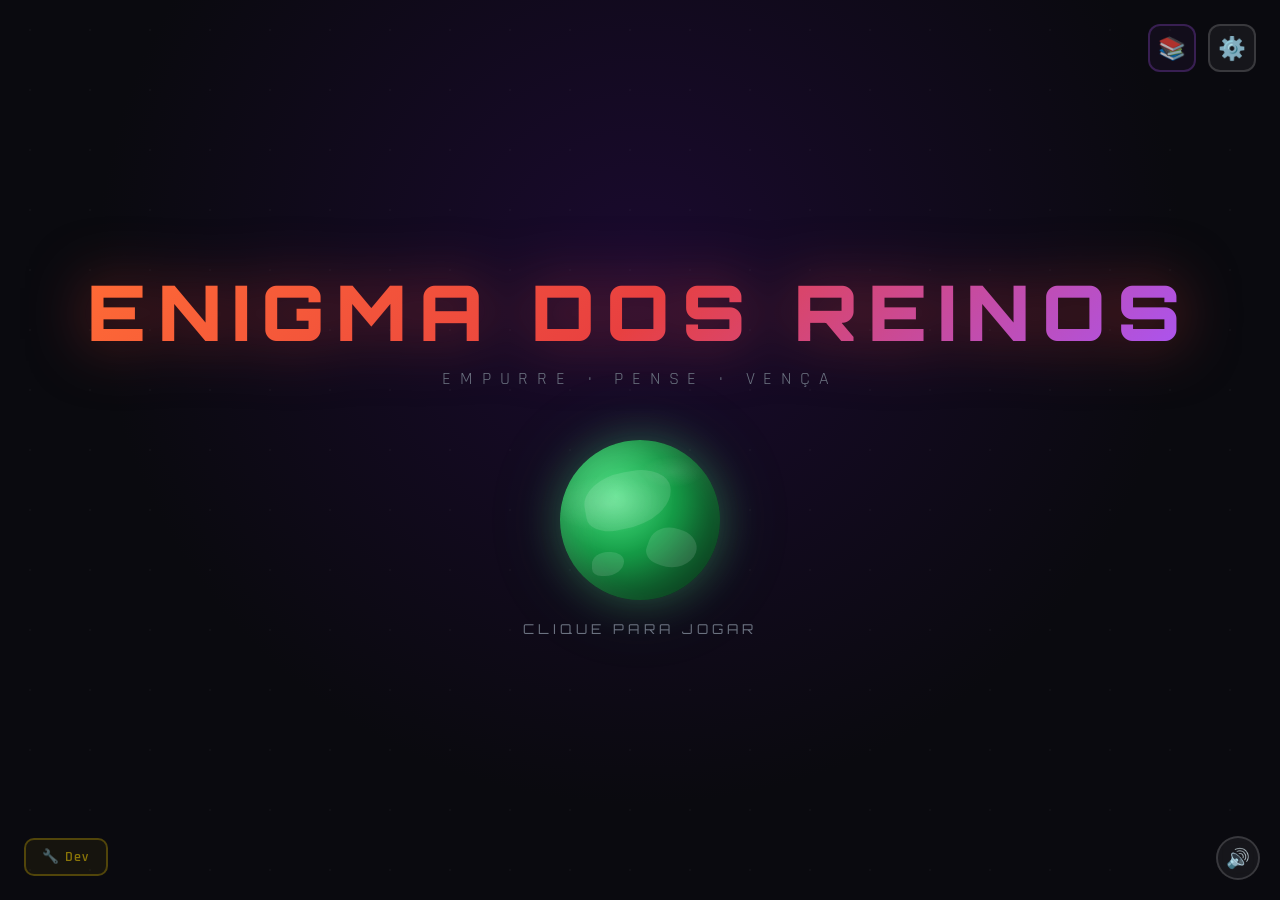
<file: index.html>
<!DOCTYPE html>
<html lang="pt-BR">
<head>
<meta charset="UTF-8">
<meta name="viewport" content="width=device-width, initial-scale=1.0">
<title>Enigma dos Reinos</title>
<link rel="stylesheet" href="css/style.css">
</head>
<body>
<!-- BOTÃO GLOBAL DE ÁUDIO -->
<button class="global-audio-btn" id="global-audio-btn" title="Mutar/Desmutar Som">
  🔊
</button>
<!-- TITLE SCREEN -->
<div id="screen-title" class="screen">
  <div class="title-logo">ENIGMA DOS REINOS</div>
  <div class="title-sub">Empurre · Pense · Vença</div>
  <button class="earth-btn" id="earth-btn" aria-label="Jogar">
    <div class="earth-continent" style="width:55%;height:35%;top:20%;left:15%;transform:rotate(-10deg)"></div>
    <div class="earth-continent" style="width:30%;height:25%;top:55%;left:55%;transform:rotate(20deg)"></div>
    <div class="earth-continent" style="width:20%;height:15%;top:70%;left:20%;"></div>
  </button>
  <div class="play-label">Clique para jogar</div>
  <button class="dev-mode-btn" onclick="initAudio(); document.getElementById('dev-modal').classList.add('open'); document.getElementById('dev-password-input').focus();" title="Modo Desenvolvedor">🔧 Dev</button>
  <button class="academy-btn" id="academy-btn" onclick="if(typeof window.showAcademy === 'function') { window.showAcademy(); }" title="Academia de Código">📚</button>
  <button class="title-settings-btn" id="settings-btn" title="Configurações">⚙️</button>
</div>

<!-- DIFFICULTY SELECT -->
<div id="screen-difficulty" class="screen hidden">
  <button class="back-btn" id="back-to-title-from-diff">← Voltar</button>
  <div class="diff-title">SELECIONAR DIFICULDADE</div>
  <div class="diff-sub">Como você quer jogar?</div>
  <div class="diff-cards">
    <div class="diff-card easy" onclick="selectDifficulty('easy')">
      <span class="diff-icon">🌿</span>
      <div class="diff-name">FÁCIL</div>
      <div class="diff-desc">Fases curtas com menos puzzles. Ideal para aprender as mecânicas sem pressão.</div>
      <span class="diff-badge">Iniciante</span>
    </div>
    <div class="diff-card normal" onclick="selectDifficulty('normal')">
      <span class="diff-icon">⚔️</span>
      <div class="diff-name">NORMAL</div>
      <div class="diff-desc">Fases com complexidade crescente. Cada mundo exige domínio das suas próprias mecânicas.</div>
      <span class="diff-badge">Recomendado</span>
    </div>
    <div class="diff-card expert" onclick="selectDifficulty('expert')">
      <span class="diff-icon">💀</span>
      <div class="diff-name">EXPERT</div>
      <div class="diff-desc">Controle por comandos de texto. Mova o personagem digitando "mover direita", "segurar bloco", etc.</div>
      <span class="diff-badge">Desafiador</span>
    </div>
  </div>
</div>

<!-- WORLD SELECT -->
<div id="screen-worlds" class="screen hidden">
  <button class="back-btn" id="back-to-title">← Voltar</button>
  <div class="worlds-header">
    <h1>SELECIONAR MUNDO</h1>
    <p style="color:var(--muted);margin-top:8px;font-size:1rem">Escolha sua aventura</p>
  </div>
  <div class="worlds-grid" id="worlds-grid"></div>
</div>

<!-- LEVEL SELECT -->
<div id="screen-levels" class="screen hidden">
  <button class="back-btn" id="back-to-worlds">← Mundos</button>
  <div class="levels-header">
    <h1 id="levels-world-title">MUNDO 1</h1>
    <p id="levels-world-sub" style="color:var(--muted);margin-top:8px;font-size:1rem"></p>
  </div>
  <div class="levels-grid" id="levels-grid"></div>
</div>

<!-- GAME SCREEN -->
<div id="screen-game" class="screen hidden">
  <div class="game-hud">
    <div class="hud-left">
      <button class="back-btn" id="back-to-levels" style="position:relative;top:auto;left:auto">← Fases</button>
      <div>
        <div class="hud-title" id="hud-title">MUNDO 1 · FASE 1</div>
        <div class="hud-moves">Movimentos: <span id="hud-moves">0</span> <span class="hud-diff-badge" id="hud-diff-badge"></span></div>
      </div>
    </div>
    <div class="hud-right">
      <button class="hud-btn grab-btn" id="btn-grab" onclick="toggleGrab()" title="Segurar Bloco (E)">🤝 Segurar</button>
      <button class="hud-btn reset" id="btn-reset">↺ Reiniciar</button>
    </div>
  </div>
  <div class="game-area">
    <canvas id="game-canvas"></canvas>
  </div>
  <div class="game-controls-hint" id="game-controls-hint">
    <span>WASD / ↑↓←→ mover</span>
    <span>E segurar bloco</span>
    <span>R reiniciar</span>
  </div>

  <!-- Expert Mode Command Input -->
  <div class="expert-input-area" id="expert-input-area">
    <div class="expert-hint" id="expert-hint">Selecione uma ação e depois o comando de direção</div>
    
    <!-- Linha de comando único -->
    <div class="expert-input-row">
      <div class="expert-action-btns">
        <button class="expert-action-btn" id="btn-action-mover" onclick="setExpertAction('mover')">⚡ MOVER</button>
        <button class="expert-action-btn" id="btn-action-segurar" onclick="setExpertAction('segurar')">🤝 SEGURAR</button>
      </div>
      <input class="expert-cmd-input" id="expert-cmd-input" type="text" placeholder="direita / esquerda / cima / baixo" autocomplete="off" autocorrect="off" spellcheck="false">
      <button class="expert-send-btn" onclick="submitExpertCommand()">▶ ENVIAR</button>
    </div>
    <div class="expert-feedback" id="expert-feedback"></div>

    <!-- NOVO: Caixa de comandos (Loop/Batch) -->
    <div class="expert-macro-row" style="margin-top: 8px; border-top: 1px solid rgba(255,255,255,0.1); padding-top: 8px; display: flex; gap: 8px;">
      <input class="expert-cmd-input" id="expert-macro-input" type="text" placeholder="Ex: repetir 4 vezes mover direita" autocomplete="off" autocorrect="off" spellcheck="false">
      <button class="expert-send-btn" onclick="addMacroCommand()" title="Adicionar à fila">➕ Add</button>
      <button class="expert-send-btn" style="border-color: #4ade80; color: #4ade80;" onclick="runMacroQueue()" title="Executar fila">▶ Rodar</button>
      <button class="expert-send-btn" style="border-color: #ef4444; color: #ef4444;" onclick="clearMacroQueue()" title="Limpar">🗑️</button>
    </div>
    <!-- Visualizador da fila -->
    <div id="expert-macro-queue" style="font-family: monospace; font-size: 0.8rem; color: #22d3ee; min-height: 20px; margin-top: 4px;">
      Fila: vazia
    </div>
  </div>

</div>
<!-- ACADEMY - TRILHAS -->
<div id="screen-academy" class="screen hidden" style="background: var(--bg); overflow-y: auto; display: flex; flex-direction: column; align-items: center; justify-content: flex-start; padding: 40px 20px;">
  <button class="back-btn" id="back-to-title-from-academy" style="position: absolute; top: 20px; left: 20px;">← Voltar</button>
  
  <div class="academy-header" style="text-align: center; margin-bottom: 30px; margin-top: 40px;">
    <h1 class="academy-title" style="font-family: 'Orbitron', monospace; font-size: 2rem; background: linear-gradient(135deg, #a855f7, #22d3ee); -webkit-background-clip: text; -webkit-text-fill-color: transparent;">📚 ACADEMIA DE CÓDIGO</h1>
    <p style="color: var(--muted); margin-top: 8px;">Aprenda programação jogando.</p>
  </div>
  
  <div class="academy-stats" id="academy-stats" style="display: flex; gap: 20px; margin-bottom: 30px;"></div>
  <div class="trilhas-grid" id="trilhas-grid" style="display: grid; grid-template-columns: repeat(auto-fit, minmax(250px, 1fr)); gap: 20px; width: 100%; max-width: 900px;"></div>
</div>

<!-- ACADEMY - LIÇÃO -->
<div id="screen-lesson" class="screen hidden" style="background: var(--bg); overflow-y: auto; display: flex; flex-direction: column; align-items: center; justify-content: flex-start; padding: 40px 20px;">
  <button class="back-btn" id="back-to-academy" style="position: absolute; top: 20px; left: 20px;">← Academia</button>
  <div class="lesson-container" id="lesson-container" style="width: 100%; max-width: 720px; background: var(--surface); border: 1px solid rgba(168,85,247,0.2); border-radius: 20px; padding: 32px; box-shadow: 0 20px 60px rgba(0,0,0,0.5); margin-top: 40px;">
    <!-- preenchido dinamicamente -->
  </div>
</div>
<!-- ==================== BOSS FIGHT SCREEN ==================== -->
<div id="screen-boss" class="screen hidden">
  <div class="boss-topbar">
    <button class="back-btn" id="boss-back">← Fases</button>
    <span class="boss-round">ROUND <b id="boss-round-count">1</b></span>
  </div>

  <div class="boss-hud">
    <div class="boss-hud-row">
      <span class="boss-name" id="boss-name">GUARDIÃO</span>
      <span class="boss-status" id="boss-status">AGUARDANDO</span>
    </div>
    <div class="bar-wrap"><div class="bar-fill" id="boss-bar"></div></div>
  </div>

  <div class="boss-stage-wrap">
    <canvas id="boss-canvas" width="512" height="384"></canvas>
    <div class="boss-floating-msg" id="boss-floating-msg"></div>
    <div class="boss-timer-wrap" id="boss-timer-wrap"><div class="boss-timer-fill" id="boss-timer-fill"></div></div>
  </div>

  <div class="boss-player-hud">
    <span class="boss-player-name">VOCÊ</span>
    <div class="boss-player-bar-col">
      <div class="boss-player-hp-text" id="boss-player-hp-text">100 / 100</div>
      <div class="bar-wrap"><div class="bar-fill player-bar-fill" id="boss-player-bar"></div></div>
    </div>
  </div>

  <div class="boss-hint">
    Use <b>WASD</b> ou <b>setas</b> para pisar nos blocos na ordem mostrada quando o ataque começar. 3 acertos derrotam o chefe.
  </div>
</div>

<div class="overlay" id="boss-win-overlay">
  <div class="overlay-box">
    <div class="overlay-title win">CHEFE DERROTADO!</div>
    <div class="overlay-sub" id="boss-win-sub">Você venceu o Guardião.</div>
    <button class="overlay-btn" id="boss-win-next">Continuar →</button>
    <button class="overlay-btn secondary" id="boss-win-retry" style="margin-top:8px;background:transparent;border:2px solid rgba(255,255,255,0.2)">↺ Tentar Novamente</button>
  </div>
</div>

<div class="overlay" id="boss-lose-overlay">
  <div class="overlay-box">
    <div class="overlay-title lose">DERROTA</div>
    <div class="overlay-sub" id="boss-lose-sub">O ataque do chefe foi rápido demais...</div>
    <button class="overlay-btn" id="boss-lose-retry">Tentar Novamente</button>
    <button class="overlay-btn secondary" id="boss-lose-back" style="margin-top:8px;background:transparent;border:2px solid rgba(255,255,255,0.2)">← Voltar às Fases</button>
  </div>
</div>
<!-- ==================== /BOSS FIGHT ==================== -->
 
<!-- WIN OVERLAY -->
<div id="win-overlay">
  <div class="win-box">
    <div class="win-title">FASE COMPLETA!</div>
    <div class="win-sub" id="win-sub">Excelente!</div>
    <div class="win-stars" id="win-stars">
      <span class="win-star" id="wstar1">⭐</span>
      <span class="win-star" id="wstar2">⭐</span>
      <span class="win-star" id="wstar3">⭐</span>
    </div>
    <div class="win-moves">Movimentos: <b id="win-moves-val">0</b></div>
  <div class="win-btns">
    <button class="win-btn" id="btn-retry">↺ Tentar Novamente</button>
    <button class="win-btn boss-btn" id="btn-go-boss" style="display: none;">💀 Enfrentar o Chefe</button>
    <button class="win-btn primary" id="btn-next">Próxima Fase →</button>
  </div>
  </div>
</div>

<!-- SETTINGS MODAL -->
<div class="modal-overlay" id="settings-modal">
  <div class="modal">
    <h2>⚙️ CONFIGURAÇÕES</h2>
    <div class="setting-row">
      <label>Música</label>
      <button class="toggle on" id="toggle-music" onclick="toggleMusic()"></button>
    </div>
    <div class="setting-row">
      <label>Sons</label>
      <button class="toggle on" id="toggle-sfx" onclick="toggleSfx()"></button>
    </div>
    <div class="slider-row">
      <label>Volume Música: <span id="vol-music-val">70</span>%</label>
      <input type="range" id="vol-music" min="0" max="100" value="70" oninput="setMusicVol(this.value)">
    </div>
    <div class="slider-row">
      <label>Volume Sons: <span id="vol-sfx-val">80</span>%</label>
      <input type="range" id="vol-sfx" min="0" max="100" value="80" oninput="setSfxVol(this.value)">
    </div>
    <button class="btn-danger" onclick="resetProgress()">🗑️ Resetar Progresso</button>
    <button class="modal-close" onclick="closeSettings()">Fechar</button>
  </div>
</div>

<!-- DEV MODE BADGE -->
<div class="dev-badge" id="dev-badge">🔧 MODO DEV ATIVO</div>

<!-- DEV MODE MODAL -->
<div class="modal-overlay" id="dev-modal">
  <div class="modal">
    <h2>🔧 MODO DESENVOLVEDOR</h2>
    <p style="color:var(--muted);font-size:0.95rem;margin-bottom:8px">Digite a senha para entrar no modo desenvolvedor:</p>
    <input class="dev-input" type="password" id="dev-password-input" maxlength="10" placeholder="••••••" autocomplete="off">
    <p id="dev-error-msg" style="color:var(--accent);font-size:0.9rem;min-height:20px;margin-bottom:8px;text-align:center;"></p>
    <button class="dev-btn-enter" id="dev-enter-btn">🔓 Entrar</button>
    <button class="modal-close" onclick="closeDevModal()">Cancelar</button>
  </div>
</div>

<script src="js/script.js"></script>
<script src="js/academy.js"></script>
<script src="js/boss-fight.js"></script>
</body>
</html>
</file>
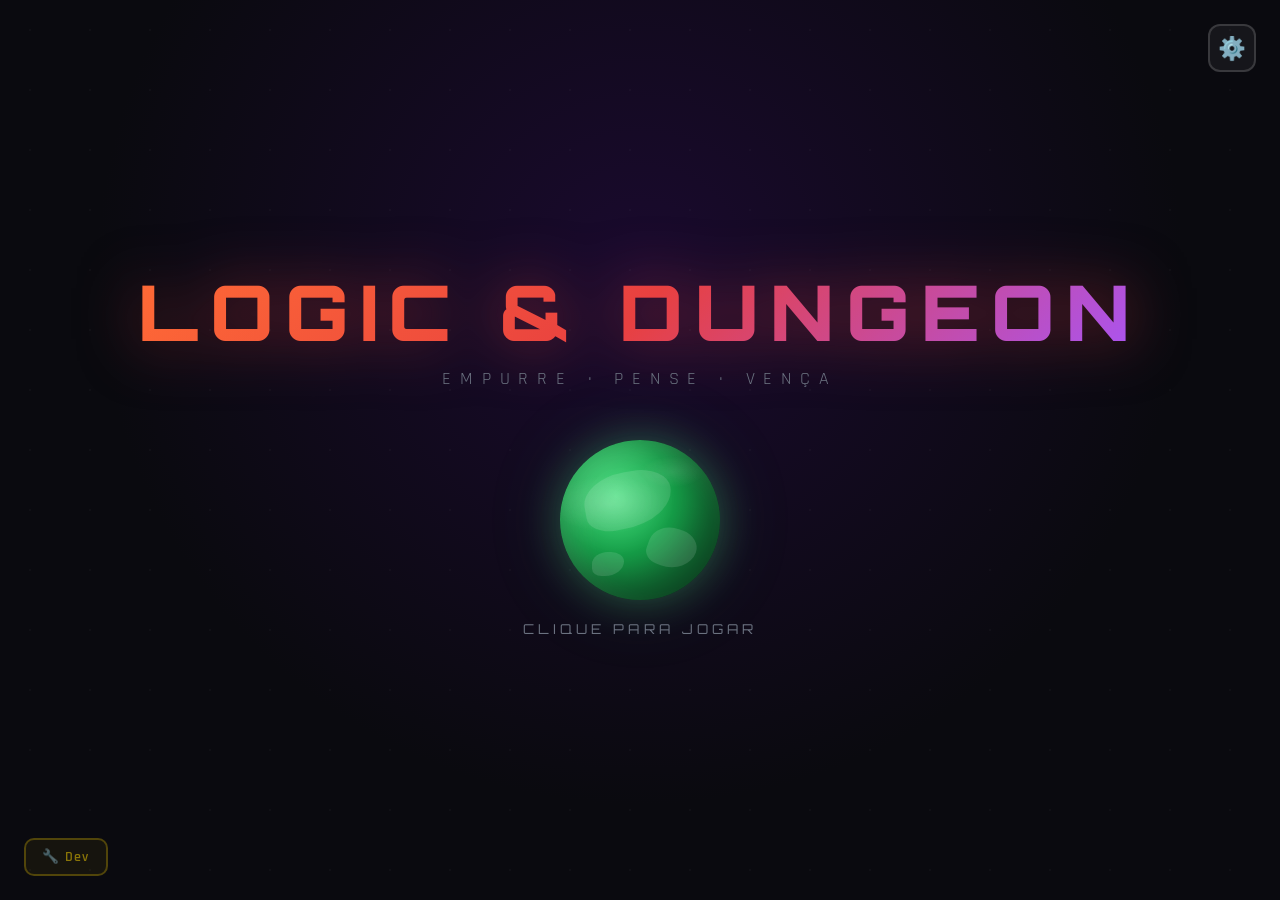
<file: Logic_Dungeons.html>
<!DOCTYPE html>
<html lang="pt-BR">
<head>
<meta charset="UTF-8">
<meta name="viewport" content="width=device-width, initial-scale=1.0">
<title>Logic & Dungeon</title>
<style>
  @import url('https://fonts.googleapis.com/css2?family=Orbitron:wght@400;700;900&family=Rajdhani:wght@300;400;600;700&display=swap');

  :root {
    --bg: #0a0a0f;
    --surface: #12121a;
    --surface2: #1a1a28;
    --accent: #e84040;
    --accent2: #ff6b35;
    --gold: #ffd700;
    --vine: #16a34a;
    --vine2: #4ade80;
    --ice: #22d3ee;
    --btn: #f59e0b;
    --door: #f97316;
    --wall: #374151;
    --wall2: #4b5563;
    --target: #22c55e;
    --text: #f0f0f8;
    --muted: #6b7280;
    --tile: #1e1e2e;
    --tile2: #262638;
  }

  * { margin: 0; padding: 0; box-sizing: border-box; }

  body {
    font-family: 'Rajdhani', sans-serif;
    background: var(--bg);
    color: var(--text);
    overflow: hidden;
    width: 100vw;
    height: 100vh;
    user-select: none;
  }

  /* ===== SCREENS ===== */
  .screen {
    position: absolute;
    inset: 0;
    display: flex;
    flex-direction: column;
    align-items: center;
    justify-content: center;
    transition: opacity 0.5s, transform 0.5s;
  }
  .screen.hidden { opacity: 0; pointer-events: none; transform: scale(0.95); }
  .screen.disintegrate {
    animation: disintegrate 0.6s forwards;
  }
  @keyframes disintegrate {
    0% { opacity: 1; filter: none; transform: scale(1); }
    50% { opacity: 0.5; filter: blur(4px) saturate(3); transform: scale(1.05); }
    100% { opacity: 0; filter: blur(20px); transform: scale(1.1); }
  }
  @keyframes fadeIn {
    from { opacity: 0; transform: translateY(30px); }
    to { opacity: 1; transform: translateY(0); }
  }
  @keyframes floatY {
    0%, 100% { transform: translateY(0px); }
    50% { transform: translateY(-12px); }
  }
  @keyframes pulse {
    0%, 100% { box-shadow: 0 0 20px rgba(232,64,64,0.4); }
    50% { box-shadow: 0 0 40px rgba(232,64,64,0.8), 0 0 80px rgba(232,64,64,0.3); }
  }
  @keyframes spin {
    from { transform: rotate(0deg); }
    to { transform: rotate(360deg); }
  }
  @keyframes portalSpin {
    from { transform: rotate(0deg); }
    to { transform: rotate(360deg); }
  }
  @keyframes shimmer {
    0%, 100% { opacity: 0.6; }
    50% { opacity: 1; }
  }
  @keyframes starPop {
    0% { transform: scale(0) rotate(-30deg); opacity: 0; }
    60% { transform: scale(1.3) rotate(10deg); opacity: 1; }
    100% { transform: scale(1) rotate(0deg); opacity: 1; }
  }

  /* ===== TITLE SCREEN ===== */
  #screen-title {
    background: radial-gradient(ellipse at 50% 30%, #1a0a2e 0%, #0a0a0f 60%);
  }
  #screen-title::before {
    content: '';
    position: absolute;
    inset: 0;
    background: url("data:image/svg+xml,%3Csvg width='60' height='60' viewBox='0 0 60 60' xmlns='http://www.w3.org/2000/svg'%3E%3Cg fill='none' fill-rule='evenodd'%3E%3Cg fill='%23ffffff' fill-opacity='0.03'%3E%3Ccircle cx='30' cy='30' r='1'/%3E%3C/g%3E%3C/g%3E%3C/svg%3E");
    pointer-events: none;
  }
  .title-logo {
    font-family: 'Orbitron', monospace;
    font-size: clamp(2.5rem, 6vw, 5rem);
    font-weight: 900;
    letter-spacing: 0.15em;
    background: linear-gradient(135deg, #ff6b35, #e84040, #a855f7);
    -webkit-background-clip: text;
    -webkit-text-fill-color: transparent;
    background-clip: text;
    animation: fadeIn 1s ease 0.2s both;
    text-shadow: none;
    filter: drop-shadow(0 0 30px rgba(232,64,64,0.5));
  }
  .title-sub {
    font-size: 1.1rem;
    letter-spacing: 0.5em;
    color: var(--muted);
    margin-top: 8px;
    animation: fadeIn 1s ease 0.5s both;
    text-transform: uppercase;
  }
  .earth-btn {
    width: 160px;
    height: 160px;
    border-radius: 50%;
    border: none;
    cursor: pointer;
    margin: 50px 0 20px;
    position: relative;
    background: radial-gradient(circle at 35% 35%, #4ade80, #16a34a 40%, #15803d 70%, #14532d);
    box-shadow: 
      inset -20px -20px 40px rgba(0,0,0,0.4),
      inset 15px 15px 30px rgba(255,255,255,0.1),
      0 0 40px rgba(74,222,128,0.3),
      0 0 80px rgba(74,222,128,0.15);
    animation: fadeIn 1s ease 0.7s both, floatY 4s ease-in-out 1.7s infinite, pulse 3s ease-in-out infinite;
    transition: transform 0.2s;
    overflow: hidden;
  }
  .earth-btn::before {
    content: '';
    position: absolute;
    inset: 0;
    border-radius: 50%;
    background: 
      radial-gradient(ellipse 60% 30% at 30% 40%, rgba(255,255,255,0.15) 0%, transparent 60%),
      radial-gradient(ellipse 40% 20% at 70% 20%, rgba(255,255,255,0.1) 0%, transparent 50%);
  }
  .earth-btn::after {
    content: '';
    position: absolute;
    inset: -4px;
    border-radius: 50%;
    border: 2px solid rgba(74,222,128,0.4);
    animation: spin 8s linear infinite;
    border-top-color: rgba(74,222,128,0.8);
  }
  .earth-btn:hover { transform: scale(1.05); }
  .earth-btn:active { transform: scale(0.97); }
  .earth-continent {
    position: absolute;
    background: rgba(255,255,255,0.12);
    border-radius: 50% 40% 60% 30%;
  }
  .play-label {
    font-family: 'Orbitron', monospace;
    font-size: 0.85rem;
    letter-spacing: 0.3em;
    color: var(--muted);
    animation: fadeIn 1s ease 1s both;
    text-transform: uppercase;
  }
  .dev-mode-btn {
    position: absolute;
    bottom: 24px;
    left: 24px;
    padding: 8px 16px;
    border: 2px solid rgba(255,215,0,0.25);
    border-radius: 10px;
    background: rgba(255,215,0,0.05);
    color: rgba(255,215,0,0.5);
    font-family: 'Rajdhani', sans-serif;
    font-size: 0.85rem;
    font-weight: 600;
    cursor: pointer;
    letter-spacing: 0.1em;
    transition: all 0.2s;
    animation: fadeIn 1s ease 1.5s both;
  }
  .dev-mode-btn:hover {
    border-color: rgba(255,215,0,0.6);
    color: var(--gold);
    background: rgba(255,215,0,0.1);
  }
  .dev-badge {
    position: fixed;
    top: 12px;
    left: 50%;
    transform: translateX(-50%);
    background: linear-gradient(135deg, #ffd700, #f59e0b);
    color: #1a1000;
    font-family: 'Orbitron', monospace;
    font-size: 0.7rem;
    font-weight: 700;
    letter-spacing: 0.15em;
    padding: 5px 14px;
    border-radius: 20px;
    z-index: 200;
    display: none;
    box-shadow: 0 2px 16px rgba(255,215,0,0.4);
  }
  .dev-badge.visible { display: block; }

  /* Dev password modal */
  #dev-modal .modal h2 { background: linear-gradient(135deg, #ffd700, #f59e0b); -webkit-background-clip: text; background-clip: text; }
  .dev-input {
    width: 100%;
    margin: 16px 0;
    padding: 14px 18px;
    background: rgba(255,255,255,0.05);
    border: 1.5px solid rgba(255,215,0,0.3);
    border-radius: 12px;
    color: var(--gold);
    font-family: 'Orbitron', monospace;
    font-size: 1.2rem;
    letter-spacing: 0.3em;
    text-align: center;
    outline: none;
    transition: border-color 0.2s;
  }
  .dev-input:focus { border-color: var(--gold); }
  .dev-input.error { border-color: var(--accent); color: var(--accent); animation: shake 0.3s ease; }
  @keyframes shake {
    0%,100% { transform: translateX(0); }
    25% { transform: translateX(-6px); }
    75% { transform: translateX(6px); }
  }
  .dev-btn-enter {
    width: 100%;
    padding: 14px;
    border: 2px solid rgba(255,215,0,0.4);
    border-radius: 12px;
    background: transparent;
    color: var(--gold);
    font-family: 'Rajdhani', sans-serif;
    font-size: 1rem;
    font-weight: 600;
    letter-spacing: 0.2em;
    cursor: pointer;
    transition: all 0.2s;
    text-transform: uppercase;
    margin-bottom: 10px;
  }
  .dev-btn-enter:hover { background: var(--gold); color: #1a1000; }

  .title-settings-btn {
    position: absolute;
    top: 24px;
    right: 24px;
    width: 48px;
    height: 48px;
    border: 2px solid rgba(255,255,255,0.15);
    border-radius: 12px;
    background: rgba(255,255,255,0.05);
    color: var(--muted);
    font-size: 1.4rem;
    cursor: pointer;
    display: flex;
    align-items: center;
    justify-content: center;
    transition: all 0.2s;
    animation: fadeIn 1s ease 1.2s both;
  }
  .title-settings-btn:hover {
    border-color: rgba(255,255,255,0.4);
    color: var(--text);
    background: rgba(255,255,255,0.1);
    transform: rotate(60deg);
  }

  /* ===== SETTINGS MODAL ===== */
  .modal-overlay {
    position: absolute;
    inset: 0;
    background: rgba(0,0,0,0.7);
    display: flex;
    align-items: center;
    justify-content: center;
    z-index: 100;
    opacity: 0;
    pointer-events: none;
    transition: opacity 0.3s;
    backdrop-filter: blur(4px);
  }
  .modal-overlay.open { opacity: 1; pointer-events: all; }
  .modal {
    background: var(--surface);
    border: 1px solid rgba(255,255,255,0.1);
    border-radius: 24px;
    padding: 40px;
    min-width: 360px;
    max-width: 90vw;
    transform: translateY(20px) scale(0.95);
    transition: transform 0.3s;
    box-shadow: 0 40px 80px rgba(0,0,0,0.6);
  }
  .modal-overlay.open .modal { transform: none; }
  .modal h2 {
    font-family: 'Orbitron', monospace;
    font-size: 1.3rem;
    margin-bottom: 30px;
    background: linear-gradient(135deg, #e84040, #a855f7);
    -webkit-background-clip: text;
    -webkit-text-fill-color: transparent;
    background-clip: text;
  }
  .setting-row {
    display: flex;
    align-items: center;
    justify-content: space-between;
    padding: 14px 0;
    border-bottom: 1px solid rgba(255,255,255,0.06);
  }
  .setting-row label { font-size: 1.1rem; color: #c0c0d0; }
  .toggle {
    width: 52px;
    height: 28px;
    background: #374151;
    border-radius: 14px;
    cursor: pointer;
    position: relative;
    transition: background 0.3s;
    border: none;
  }
  .toggle.on { background: var(--accent); }
  .toggle::after {
    content: '';
    position: absolute;
    width: 22px;
    height: 22px;
    background: white;
    border-radius: 50%;
    top: 3px;
    left: 3px;
    transition: transform 0.3s;
    box-shadow: 0 2px 6px rgba(0,0,0,0.3);
  }
  .toggle.on::after { transform: translateX(24px); }
  .slider-row { padding: 14px 0; }
  .slider-row label { font-size: 1.1rem; color: #c0c0d0; display: block; margin-bottom: 10px; }
  input[type=range] {
    width: 100%;
    accent-color: var(--accent);
    height: 4px;
  }
  .modal-close {
    width: 100%;
    margin-top: 24px;
    padding: 14px;
    border: 2px solid rgba(232,64,64,0.4);
    border-radius: 12px;
    background: transparent;
    color: var(--accent);
    font-family: 'Rajdhani', sans-serif;
    font-size: 1rem;
    font-weight: 600;
    letter-spacing: 0.2em;
    cursor: pointer;
    transition: all 0.2s;
    text-transform: uppercase;
  }
  .modal-close:hover { background: var(--accent); color: white; }
  .btn-danger {
    width: 100%;
    margin-top: 10px;
    padding: 14px;
    border: 2px solid rgba(239,68,68,0.3);
    border-radius: 12px;
    background: transparent;
    color: #ef4444;
    font-family: 'Rajdhani', sans-serif;
    font-size: 1rem;
    font-weight: 600;
    letter-spacing: 0.2em;
    cursor: pointer;
    transition: all 0.2s;
    text-transform: uppercase;
  }
  .btn-danger:hover { background: #ef4444; color: white; }

  /* ===== WORLD SELECT ===== */
  #screen-worlds {
    background: radial-gradient(ellipse at 50% 0%, #1a0a2e 0%, #0a0a0f 70%);
    padding: 40px 20px;
    overflow-y: auto;
  }
  .worlds-header {
    text-align: center;
    margin-bottom: 50px;
    animation: fadeIn 0.5s ease both;
  }
  .worlds-header h1 {
    font-family: 'Orbitron', monospace;
    font-size: 2rem;
    background: linear-gradient(135deg, #e84040, #ff6b35);
    -webkit-background-clip: text;
    -webkit-text-fill-color: transparent;
    background-clip: text;
  }
  .worlds-grid {
    display: grid;
    grid-template-columns: repeat(auto-fit, minmax(280px, 1fr));
    gap: 24px;
    max-width: 1100px;
    width: 100%;
  }
  .world-card {
    border-radius: 20px;
    border: 2px solid rgba(255,255,255,0.08);
    overflow: hidden;
    cursor: pointer;
    transition: all 0.3s;
    position: relative;
    animation: fadeIn 0.5s ease both;
  }
  .world-card:nth-child(1) { animation-delay: 0.1s; }
  .world-card:nth-child(2) { animation-delay: 0.2s; }
  .world-card:nth-child(3) { animation-delay: 0.3s; }
  .world-card:nth-child(4) { animation-delay: 0.4s; }
  .world-card:nth-child(5) { animation-delay: 0.5s; }
  .world-card:hover:not(.locked) {
    transform: translateY(-6px);
    border-color: rgba(255,255,255,0.25);
    box-shadow: 0 20px 60px rgba(0,0,0,0.5);
  }
  .world-card.locked { cursor: not-allowed; filter: grayscale(1) brightness(0.5); }
  .world-art {
    height: 160px;
    position: relative;
    display: flex;
    align-items: center;
    justify-content: center;
    overflow: hidden;
    font-size: 4rem;
  }
  .world-art canvas {
    position: absolute;
    inset: 0;
    width: 100%;
    height: 100%;
  }
  .world-art .world-icon {
    position: relative;
    z-index: 1;
    font-size: 3.5rem;
    filter: drop-shadow(0 0 20px rgba(255,255,255,0.5));
    animation: floatY 3s ease-in-out infinite;
  }
  .world-info {
    padding: 20px;
    background: var(--surface);
  }
  .world-info h3 {
    font-family: 'Orbitron', monospace;
    font-size: 1rem;
    margin-bottom: 6px;
  }
  .world-info p { font-size: 0.9rem; color: var(--muted); margin-bottom: 12px; }
  .world-stars {
    display: flex;
    gap: 4px;
    font-size: 1.1rem;
  }
  .world-lock {
    position: absolute;
    inset: 0;
    display: flex;
    align-items: center;
    justify-content: center;
    font-size: 3rem;
    background: rgba(0,0,0,0.3);
  }
  .back-btn {
    position: absolute;
    top: 20px;
    left: 20px;
    padding: 10px 20px;
    border: 2px solid rgba(255,255,255,0.15);
    border-radius: 12px;
    background: transparent;
    color: var(--muted);
    font-family: 'Rajdhani', sans-serif;
    font-size: 1rem;
    font-weight: 600;
    cursor: pointer;
    transition: all 0.2s;
    display: flex;
    align-items: center;
    gap: 8px;
  }
  .back-btn:hover { border-color: rgba(255,255,255,0.4); color: var(--text); }

  /* ===== LEVEL SELECT ===== */
  #screen-levels {
    background: radial-gradient(ellipse at 50% 0%, #1a0a2e 0%, #0a0a0f 70%);
    padding: 40px 20px;
    overflow-y: auto;
  }
  .levels-header {
    text-align: center;
    margin-bottom: 40px;
    animation: fadeIn 0.5s ease both;
  }
  .levels-header h1 {
    font-family: 'Orbitron', monospace;
    font-size: 1.8rem;
  }
  .levels-grid {
    display: grid;
    grid-template-columns: repeat(5, 1fr);
    gap: 16px;
    max-width: 600px;
    width: 100%;
  }
  .level-card {
    aspect-ratio: 1;
    border-radius: 16px;
    border: 2px solid rgba(255,255,255,0.1);
    background: var(--surface);
    display: flex;
    flex-direction: column;
    align-items: center;
    justify-content: center;
    cursor: pointer;
    transition: all 0.2s;
    position: relative;
    gap: 6px;
    animation: fadeIn 0.4s ease both;
  }
  .level-card:nth-child(1) { animation-delay: 0.05s; }
  .level-card:nth-child(2) { animation-delay: 0.1s; }
  .level-card:nth-child(3) { animation-delay: 0.15s; }
  .level-card:nth-child(4) { animation-delay: 0.2s; }
  .level-card:nth-child(5) { animation-delay: 0.25s; }
  .level-card:hover:not(.locked) {
    transform: scale(1.05);
    border-color: rgba(255,255,255,0.3);
    background: var(--surface2);
  }
  .level-card.locked { filter: brightness(0.4); cursor: not-allowed; }
  .level-card .level-num {
    font-family: 'Orbitron', monospace;
    font-size: 1.6rem;
    font-weight: 700;
  }
  .level-card .level-stars { font-size: 0.85rem; }
  .level-card.completed { border-color: rgba(255,215,0,0.4); }

  /* ===== GAME SCREEN ===== */
  #screen-game {
    background: var(--bg);
    flex-direction: column;
  }
  .game-hud {
    width: 100%;
    max-width: 800px;
    display: flex;
    align-items: center;
    justify-content: space-between;
    padding: 16px 20px;
    background: rgba(255,255,255,0.03);
    border-bottom: 1px solid rgba(255,255,255,0.05);
  }
  .hud-left { display: flex; align-items: center; gap: 16px; }
  .hud-title {
    font-family: 'Orbitron', monospace;
    font-size: 0.85rem;
    color: var(--muted);
    letter-spacing: 0.15em;
  }
  .hud-moves {
    font-family: 'Orbitron', monospace;
    font-size: 1.1rem;
    color: var(--text);
  }
  .hud-moves span { color: var(--accent2); }
  .hud-right { display: flex; gap: 12px; }
  .hud-btn {
    padding: 8px 16px;
    border-radius: 10px;
    border: 1.5px solid rgba(255,255,255,0.12);
    background: transparent;
    color: var(--muted);
    font-family: 'Rajdhani', sans-serif;
    font-size: 0.9rem;
    font-weight: 600;
    cursor: pointer;
    transition: all 0.2s;
    letter-spacing: 0.1em;
  }
  .hud-btn:hover { border-color: rgba(255,255,255,0.3); color: var(--text); }
  .hud-btn.reset:hover { border-color: var(--accent); color: var(--accent); }
  .hud-btn.grab-btn { transition: all 0.15s; }
  .hud-btn.grab-btn.active {
    border-color: var(--gold);
    color: var(--gold);
    background: rgba(255,215,0,0.12);
    box-shadow: 0 0 12px rgba(255,215,0,0.35);
  }
  .hud-btn.grab-btn:hover { border-color: var(--gold); color: var(--gold); }
  .game-area {
    flex: 1;
    display: flex;
    align-items: center;
    justify-content: center;
    padding: 20px;
    overflow: hidden;
  }
  #game-canvas {
    border-radius: 12px;
    box-shadow: 0 0 60px rgba(0,0,0,0.8);
    image-rendering: pixelated;
    max-width: 100%;
    max-height: calc(100vh - 140px);
  }
  .game-controls-hint {
    display: flex;
    gap: 20px;
    padding: 10px 20px;
    color: var(--muted);
    font-size: 0.85rem;
    letter-spacing: 0.05em;
  }

  /* ===== WIN OVERLAY ===== */
  #win-overlay {
    position: absolute;
    inset: 0;
    background: rgba(0,0,0,0.85);
    display: flex;
    flex-direction: column;
    align-items: center;
    justify-content: center;
    z-index: 50;
    opacity: 0;
    pointer-events: none;
    transition: opacity 0.5s;
    backdrop-filter: blur(6px);
  }
  #win-overlay.show { opacity: 1; pointer-events: all; }
  .win-box {
    background: var(--surface);
    border: 1px solid rgba(255,215,0,0.3);
    border-radius: 28px;
    padding: 50px 60px;
    text-align: center;
    box-shadow: 0 40px 100px rgba(0,0,0,0.7), 0 0 60px rgba(255,215,0,0.1);
  }
  .win-title {
    font-family: 'Orbitron', monospace;
    font-size: 2rem;
    font-weight: 900;
    background: linear-gradient(135deg, var(--gold), var(--accent2));
    -webkit-background-clip: text;
    -webkit-text-fill-color: transparent;
    background-clip: text;
    margin-bottom: 10px;
  }
  .win-sub { color: var(--muted); font-size: 1rem; margin-bottom: 30px; }
  .win-stars {
    display: flex;
    justify-content: center;
    gap: 16px;
    margin-bottom: 36px;
    font-size: 3rem;
  }
  .win-star {
    display: inline-block;
    opacity: 0;
    transform: scale(0);
  }
  .win-star.show { animation: starPop 0.4s ease forwards; }
  .win-star.show:nth-child(2) { animation-delay: 0.15s; }
  .win-star.show:nth-child(3) { animation-delay: 0.3s; }
  .win-star.empty { filter: grayscale(1) brightness(0.4); opacity: 0.4; }
  .win-moves { color: var(--muted); font-size: 1rem; margin-bottom: 30px; }
  .win-moves b { color: var(--text); }
  .win-btns { display: flex; gap: 16px; justify-content: center; flex-wrap: wrap; }
  .win-btn {
    padding: 14px 28px;
    border-radius: 14px;
    border: 2px solid rgba(255,255,255,0.15);
    background: transparent;
    color: var(--text);
    font-family: 'Rajdhani', sans-serif;
    font-size: 1rem;
    font-weight: 700;
    cursor: pointer;
    transition: all 0.2s;
    letter-spacing: 0.15em;
    text-transform: uppercase;
  }
  .win-btn:hover { background: rgba(255,255,255,0.1); border-color: rgba(255,255,255,0.35); }
  .win-btn.primary { border-color: var(--gold); color: var(--gold); }
  .win-btn.primary:hover { background: var(--gold); color: var(--bg); }

  /* particles */
  .particle {
    position: absolute;
    border-radius: 50%;
    pointer-events: none;
    animation: particleFly 1.2s ease forwards;
  }
  @keyframes particleFly {
    0% { transform: translate(0,0) scale(1); opacity: 1; }
    100% { transform: translate(var(--dx), var(--dy)) scale(0); opacity: 0; }
  }

  /* ===== DIFFICULTY SCREEN ===== */
  #screen-difficulty {
    background: radial-gradient(ellipse at 50% 30%, #1a0a2e 0%, #0a0a0f 60%);
    gap: 28px;
    padding: 40px 20px;
  }
  .diff-title {
    font-family: 'Orbitron', monospace;
    font-size: 1.6rem;
    font-weight: 900;
    background: linear-gradient(135deg, #ff6b35, #e84040, #a855f7);
    -webkit-background-clip: text;
    -webkit-text-fill-color: transparent;
    background-clip: text;
    margin-bottom: 8px;
    animation: fadeIn 0.6s ease both;
  }
  .diff-sub {
    color: var(--muted);
    font-size: 1rem;
    letter-spacing: 0.1em;
    animation: fadeIn 0.6s ease 0.1s both;
  }
  .diff-cards {
    display: flex;
    gap: 20px;
    flex-wrap: wrap;
    justify-content: center;
    max-width: 900px;
  }
  .diff-card {
    flex: 1;
    min-width: 220px;
    max-width: 270px;
    border-radius: 20px;
    border: 2px solid rgba(255,255,255,0.1);
    background: var(--surface);
    padding: 32px 24px 28px;
    cursor: pointer;
    transition: all 0.3s;
    text-align: center;
    animation: fadeIn 0.5s ease both;
    position: relative;
    overflow: hidden;
  }
  .diff-card:nth-child(1) { animation-delay: 0.15s; }
  .diff-card:nth-child(2) { animation-delay: 0.25s; }
  .diff-card:nth-child(3) { animation-delay: 0.35s; }
  .diff-card::before {
    content: '';
    position: absolute;
    inset: 0;
    opacity: 0;
    transition: opacity 0.3s;
  }
  .diff-card.easy::before   { background: radial-gradient(ellipse at 50% 0%, rgba(74,222,128,0.15) 0%, transparent 70%); }
  .diff-card.normal::before { background: radial-gradient(ellipse at 50% 0%, rgba(251,191,36,0.15) 0%, transparent 70%); }
  .diff-card.expert::before { background: radial-gradient(ellipse at 50% 0%, rgba(239,68,68,0.18) 0%, transparent 70%); }
  .diff-card:hover::before  { opacity: 1; }
  .diff-card:hover { transform: translateY(-6px); }
  .diff-card.easy:hover   { border-color: #4ade80; box-shadow: 0 12px 40px rgba(74,222,128,0.2); }
  .diff-card.normal:hover { border-color: #fbbf24; box-shadow: 0 12px 40px rgba(251,191,36,0.2); }
  .diff-card.expert:hover { border-color: #ef4444; box-shadow: 0 12px 40px rgba(239,68,68,0.2); }
  .diff-icon { font-size: 3.2rem; margin-bottom: 14px; display: block; }
  .diff-name {
    font-family: 'Orbitron', monospace;
    font-size: 1.1rem;
    font-weight: 700;
    margin-bottom: 10px;
  }
  .diff-card.easy   .diff-name { color: #4ade80; }
  .diff-card.normal .diff-name { color: #fbbf24; }
  .diff-card.expert .diff-name { color: #ef4444; }
  .diff-desc {
    color: var(--muted);
    font-size: 0.88rem;
    line-height: 1.5;
  }
  .diff-badge {
    display: inline-block;
    margin-top: 14px;
    padding: 4px 12px;
    border-radius: 20px;
    font-size: 0.75rem;
    font-weight: 700;
    letter-spacing: 0.1em;
    text-transform: uppercase;
  }
  .diff-card.easy   .diff-badge { background: rgba(74,222,128,0.15); color: #4ade80; border: 1px solid rgba(74,222,128,0.3); }
  .diff-card.normal .diff-badge { background: rgba(251,191,36,0.15); color: #fbbf24; border: 1px solid rgba(251,191,36,0.3); }
  .diff-card.expert .diff-badge { background: rgba(239,68,68,0.15); color: #ef4444; border: 1px solid rgba(239,68,68,0.3); }

  /* ===== EXPERT COMMAND INPUT ===== */
  .expert-input-area {
    width: 100%;
    max-width: 800px;
    padding: 10px 20px 14px;
    background: rgba(0,0,0,0.4);
    border-top: 1px solid rgba(239,68,68,0.25);
    display: none;
    flex-direction: column;
    gap: 6px;
  }
  .expert-input-area.active { display: flex; }
  .expert-input-row {
    display: flex;
    gap: 10px;
    align-items: center;
  }
  .expert-action-btns {
    display: flex;
    gap: 6px;
    flex-shrink: 0;
  }
  .expert-action-btn {
    padding: 7px 14px;
    border-radius: 8px;
    border: 2px solid rgba(255,255,255,0.15);
    background: transparent;
    color: var(--muted);
    font-family: 'Rajdhani', sans-serif;
    font-size: 0.9rem;
    font-weight: 700;
    cursor: pointer;
    transition: all 0.2s;
    letter-spacing: 0.08em;
    text-transform: uppercase;
  }
  .expert-action-btn.selected-mover   { border-color: #22d3ee; color: #22d3ee; background: rgba(34,211,238,0.1); }
  .expert-action-btn.selected-segurar { border-color: #ffd700; color: #ffd700; background: rgba(255,215,0,0.1); }
  .expert-cmd-input {
    flex: 1;
    padding: 8px 14px;
    background: rgba(255,255,255,0.04);
    border: 1.5px solid rgba(255,255,255,0.12);
    border-radius: 10px;
    color: var(--text);
    font-family: 'Orbitron', monospace;
    font-size: 0.9rem;
    outline: none;
    transition: border-color 0.2s;
  }
  .expert-cmd-input:focus { border-color: rgba(239,68,68,0.5); }
  .expert-cmd-input.error { border-color: var(--accent); animation: shake 0.3s ease; }
  .expert-send-btn {
    padding: 8px 18px;
    border-radius: 10px;
    border: 2px solid rgba(239,68,68,0.4);
    background: transparent;
    color: var(--accent);
    font-family: 'Rajdhani', sans-serif;
    font-size: 0.9rem;
    font-weight: 700;
    cursor: pointer;
    transition: all 0.2s;
    letter-spacing: 0.08em;
    text-transform: uppercase;
  }
  .expert-send-btn:hover { background: var(--accent); color: white; }
  .expert-feedback {
    font-size: 0.82rem;
    min-height: 16px;
    letter-spacing: 0.04em;
    padding-left: 4px;
  }
  .expert-feedback.ok  { color: #4ade80; }
  .expert-feedback.err { color: var(--accent); }
  .expert-hint {
    color: var(--muted);
    font-size: 0.78rem;
    letter-spacing: 0.04em;
    padding-left: 4px;
  }
  /* Difficulty badge in HUD */
  .hud-diff-badge {
    padding: 3px 10px;
    border-radius: 12px;
    font-size: 0.7rem;
    font-weight: 700;
    letter-spacing: 0.1em;
    text-transform: uppercase;
  }
  .hud-diff-badge.easy   { background: rgba(74,222,128,0.15); color: #4ade80; border: 1px solid rgba(74,222,128,0.3); }
  .hud-diff-badge.normal { background: rgba(251,191,36,0.15); color: #fbbf24; border: 1px solid rgba(251,191,36,0.3); }
  .hud-diff-badge.expert { background: rgba(239,68,68,0.15); color: #ef4444; border: 1px solid rgba(239,68,68,0.3); }
</style>
</head>
<body>

<!-- TITLE SCREEN -->
<div id="screen-title" class="screen">
  <div class="title-logo">LOGIC & DUNGEON</div>
  <div class="title-sub">Empurre · Pense · Vença</div>
  <button class="earth-btn" id="earth-btn" aria-label="Jogar">
    <div class="earth-continent" style="width:55%;height:35%;top:20%;left:15%;transform:rotate(-10deg)"></div>
    <div class="earth-continent" style="width:30%;height:25%;top:55%;left:55%;transform:rotate(20deg)"></div>
    <div class="earth-continent" style="width:20%;height:15%;top:70%;left:20%;"></div>
  </button>
  <div class="play-label">Clique para jogar</div>
  <button class="dev-mode-btn" id="dev-mode-btn" title="Modo Desenvolvedor">🔧 Dev</button>
  <button class="title-settings-btn" id="settings-btn" title="Configurações">⚙️</button>
</div>

<!-- DIFFICULTY SELECT -->
<div id="screen-difficulty" class="screen hidden">
  <button class="back-btn" id="back-to-title-from-diff">← Voltar</button>
  <div class="diff-title">SELECIONAR DIFICULDADE</div>
  <div class="diff-sub">Como você quer jogar?</div>
  <div class="diff-cards">
    <div class="diff-card easy" onclick="selectDifficulty('easy')">
      <span class="diff-icon">🌿</span>
      <div class="diff-name">FÁCIL</div>
      <div class="diff-desc">Fases curtas com menos puzzles. Ideal para aprender as mecânicas sem pressão.</div>
      <span class="diff-badge">Iniciante</span>
    </div>
    <div class="diff-card normal" onclick="selectDifficulty('normal')">
      <span class="diff-icon">⚔️</span>
      <div class="diff-name">NORMAL</div>
      <div class="diff-desc">Fases com complexidade crescente. Cada mundo exige domínio das suas próprias mecânicas.</div>
      <span class="diff-badge">Recomendado</span>
    </div>
    <div class="diff-card expert" onclick="selectDifficulty('expert')">
      <span class="diff-icon">💀</span>
      <div class="diff-name">EXPERT</div>
      <div class="diff-desc">Controle por comandos de texto. Mova o personagem digitando "mover direita", "segurar bloco", etc.</div>
      <span class="diff-badge">Desafiador</span>
    </div>
  </div>
</div>

<!-- WORLD SELECT -->
<div id="screen-worlds" class="screen hidden">
  <button class="back-btn" id="back-to-title">← Voltar</button>
  <div class="worlds-header">
    <h1>SELECIONAR MUNDO</h1>
    <p style="color:var(--muted);margin-top:8px;font-size:1rem">Escolha sua aventura</p>
  </div>
  <div class="worlds-grid" id="worlds-grid"></div>
</div>

<!-- LEVEL SELECT -->
<div id="screen-levels" class="screen hidden">
  <button class="back-btn" id="back-to-worlds">← Mundos</button>
  <div class="levels-header">
    <h1 id="levels-world-title">MUNDO 1</h1>
    <p id="levels-world-sub" style="color:var(--muted);margin-top:8px;font-size:1rem"></p>
  </div>
  <div class="levels-grid" id="levels-grid"></div>
</div>

<!-- GAME SCREEN -->
<div id="screen-game" class="screen hidden">
  <div class="game-hud">
    <div class="hud-left">
      <button class="back-btn" id="back-to-levels" style="position:relative;top:auto;left:auto">← Fases</button>
      <div>
        <div class="hud-title" id="hud-title">MUNDO 1 · FASE 1</div>
        <div class="hud-moves">Movimentos: <span id="hud-moves">0</span> <span class="hud-diff-badge" id="hud-diff-badge"></span></div>
      </div>
    </div>
    <div class="hud-right">
      <button class="hud-btn grab-btn" id="btn-grab" onclick="toggleGrab()" title="Segurar Bloco (E)">🤝 Segurar</button>
      <button class="hud-btn reset" id="btn-reset">↺ Reiniciar</button>
    </div>
  </div>
  <div class="game-area">
    <canvas id="game-canvas"></canvas>
  </div>
  <div class="game-controls-hint" id="game-controls-hint">
    <span>WASD / ↑↓←→ mover</span>
    <span>E segurar bloco</span>
    <span>R reiniciar</span>
  </div>
  <!-- Expert Mode Command Input -->
  <div class="expert-input-area" id="expert-input-area">
    <div class="expert-hint" id="expert-hint">Selecione uma ação e depois o comando de direção</div>
    <div class="expert-input-row">
      <div class="expert-action-btns">
        <button class="expert-action-btn" id="btn-action-mover" onclick="setExpertAction('mover')">⚡ MOVER</button>
        <button class="expert-action-btn" id="btn-action-segurar" onclick="setExpertAction('segurar')">🤝 SEGURAR</button>
      </div>
      <input class="expert-cmd-input" id="expert-cmd-input" type="text" placeholder="direita / esquerda / cima / baixo" autocomplete="off" autocorrect="off" spellcheck="false">
      <button class="expert-send-btn" onclick="submitExpertCommand()">▶ ENVIAR</button>
    </div>
    <div class="expert-feedback" id="expert-feedback"></div>
  </div>
</div>

<!-- WIN OVERLAY -->
<div id="win-overlay">
  <div class="win-box">
    <div class="win-title">FASE COMPLETA!</div>
    <div class="win-sub" id="win-sub">Excelente!</div>
    <div class="win-stars" id="win-stars">
      <span class="win-star" id="wstar1">⭐</span>
      <span class="win-star" id="wstar2">⭐</span>
      <span class="win-star" id="wstar3">⭐</span>
    </div>
    <div class="win-moves">Movimentos: <b id="win-moves-val">0</b></div>
    <div class="win-btns">
      <button class="win-btn" id="btn-retry">↺ Tentar Novamente</button>
      <button class="win-btn primary" id="btn-next">Próxima Fase →</button>
    </div>
  </div>
</div>

<!-- SETTINGS MODAL -->
<div class="modal-overlay" id="settings-modal">
  <div class="modal">
    <h2>⚙️ CONFIGURAÇÕES</h2>
    <div class="setting-row">
      <label>Música</label>
      <button class="toggle on" id="toggle-music" onclick="toggleMusic()"></button>
    </div>
    <div class="setting-row">
      <label>Sons</label>
      <button class="toggle on" id="toggle-sfx" onclick="toggleSfx()"></button>
    </div>
    <div class="slider-row">
      <label>Volume Música: <span id="vol-music-val">70</span>%</label>
      <input type="range" id="vol-music" min="0" max="100" value="70" oninput="setMusicVol(this.value)">
    </div>
    <div class="slider-row">
      <label>Volume Sons: <span id="vol-sfx-val">80</span>%</label>
      <input type="range" id="vol-sfx" min="0" max="100" value="80" oninput="setSfxVol(this.value)">
    </div>
    <button class="btn-danger" onclick="resetProgress()">🗑️ Resetar Progresso</button>
    <button class="modal-close" onclick="closeSettings()">Fechar</button>
  </div>
</div>

<!-- DEV MODE BADGE -->
<div class="dev-badge" id="dev-badge">🔧 MODO DEV ATIVO</div>

<!-- DEV MODE MODAL -->
<div class="modal-overlay" id="dev-modal">
  <div class="modal">
    <h2>🔧 MODO DESENVOLVEDOR</h2>
    <p style="color:var(--muted);font-size:0.95rem;margin-bottom:8px">Digite a senha para entrar no modo desenvolvedor:</p>
    <input class="dev-input" type="password" id="dev-password-input" maxlength="10" placeholder="••••••" autocomplete="off">
    <p id="dev-error-msg" style="color:var(--accent);font-size:0.9rem;min-height:20px;margin-bottom:8px;text-align:center;"></p>
    <button class="dev-btn-enter" id="dev-enter-btn">🔓 Entrar</button>
    <button class="modal-close" onclick="closeDevModal()">Cancelar</button>
  </div>
</div>

<script>
// ========================
// LEVEL DATA
// ========================
// Tiles: 0=empty, 1=wall, 2=target, 3=box(in grid init only), 5=vine, 7=ice, 8=button, 9=door
// Vines (5): box entering a vine tile gets stuck. Need 1 extra push to break free.

const WORLDS = [
  {
    id: 0, name: "Mundo Básico", sub: "Tutorial de Movimento",
    icon: "🌍", color: "#16a34a", bg: "#0a1a0a",
    artType: "earth"
  },
  {
    id: 1, name: "Mundo das Vinhas", sub: "Vinhas que Prendem a Caixa",
    icon: "🌿", color: "#16a34a", bg: "#071a07",
    artType: "vine"
  },
  {
    id: 2, name: "Mundo Gelado", sub: "Superfícies Escorregadias",
    icon: "❄️", color: "#22d3ee", bg: "#0a1520",
    artType: "ice"
  },
  {
    id: 3, name: "Interruptores", sub: "Botões e Portas",
    icon: "🚪", color: "#f97316", bg: "#1a0e00",
    artType: "door"
  },
  {
    id: 4, name: "Mundo Mestre", sub: "O Desafio Final",
    icon: "💀", color: "#ef4444", bg: "#1a0505",
    artType: "master"
  }
];

// W1: Basic tutorial levels
const LEVEL_DATA = [
  // WORLD 1 - Basic
  [ // 1-1: Simple push
    { w:7, h:5, playerStart:[1,2],
      grid:[
        [1,1,1,1,1,1,1],
        [1,0,0,0,0,0,1],
        [1,0,4,3,0,2,1],
        [1,0,0,0,0,0,1],
        [1,1,1,1,1,1,1]
      ], par:3 }
  ],
  [ // 1-2
    { w:8, h:6, playerStart:[1,3],
      grid:[
        [1,1,1,1,1,1,1,1],
        [1,0,0,2,0,0,0,1],
        [1,0,1,0,0,0,0,1],
        [1,0,0,3,0,0,0,1],
        [1,0,0,0,0,0,0,1],
        [1,1,1,1,1,1,1,1]
      ], par:6 }
  ],
  [ // 1-3
    { w:9, h:7, playerStart:[1,3],
      grid:[
        [1,1,1,1,1,1,1,1,1],
        [1,0,0,0,0,0,0,0,1],
        [1,0,1,1,0,0,2,0,1],
        [1,0,0,3,0,0,0,0,1],
        [1,0,0,0,1,0,0,0,1],
        [1,0,0,0,0,0,0,0,1],
        [1,1,1,1,1,1,1,1,1]
      ], par:7 }
  ],
  [ // 1-4
    { w:9, h:7, playerStart:[1,2],
      grid:[
        [1,1,1,1,1,1,1,1,1],
        [1,0,0,0,2,0,0,0,1],
        [1,0,0,0,0,0,0,0,1],
        [1,0,3,0,1,0,3,0,1],
        [1,0,0,0,0,0,0,0,1],
        [1,0,0,2,0,0,0,0,1],
        [1,1,1,1,1,1,1,1,1]
      ], par:10 }
  ],
  [ // 1-5
    { w:10, h:8, playerStart:[2,4],
      grid:[
        [1,1,1,1,1,1,1,1,1,1],
        [1,0,0,0,0,0,0,0,0,1],
        [1,0,1,0,2,0,2,0,0,1],
        [1,0,0,0,0,1,0,0,0,1],
        [1,0,3,0,0,0,3,0,0,1],
        [1,0,0,0,1,0,0,0,0,1],
        [1,0,0,0,0,0,0,0,0,1],
        [1,1,1,1,1,1,1,1,1,1]
      ], par:12 }
  ],

  // WORLD 2 - Vines (5=vine, box needs 2 pushes to move through: first push sticks, second breaks free)
  [ // 2-1: Single vine intro
    { w:9, h:7, playerStart:[1,3],
      grid:[
        [1,1,1,1,1,1,1,1,1],
        [1,0,0,0,0,0,0,0,1],
        [1,0,1,0,0,0,2,0,1],
        [1,0,3,5,0,0,0,0,1],
        [1,0,0,0,0,0,0,0,1],
        [1,0,0,0,0,0,0,0,1],
        [1,1,1,1,1,1,1,1,1]
      ], par:5 }
  ],
  [ // 2-2: Two vines, navigate around
    { w:9, h:7, playerStart:[1,1],
      grid:[
        [1,1,1,1,1,1,1,1,1],
        [1,0,0,0,0,0,0,0,1],
        [1,0,1,0,5,0,0,0,1],
        [1,0,3,0,0,0,0,0,1],
        [1,0,0,0,5,0,0,0,1],
        [1,0,0,0,0,0,2,0,1],
        [1,1,1,1,1,1,1,1,1]
      ], par:8 }
  ],
  [ // 2-3: Vine corridor
    { w:10, h:8, playerStart:[1,6],
      grid:[
        [1,1,1,1,1,1,1,1,1,1],
        [1,0,0,0,0,2,0,0,0,1],
        [1,0,1,1,0,0,0,1,0,1],
        [1,0,0,0,0,0,0,0,0,1],
        [1,0,1,5,5,5,0,0,0,1],
        [1,0,0,0,0,0,0,0,0,1],
        [1,3,0,0,0,0,0,0,0,1],
        [1,1,1,1,1,1,1,1,1,1]
      ], par:10 }
  ],
  [ // 2-4: Two boxes, both have vines blocking path
    { w:10, h:8, playerStart:[1,3],
      grid:[
        [1,1,1,1,1,1,1,1,1,1],
        [1,0,0,2,0,0,2,0,0,1],
        [1,0,1,0,1,1,0,1,0,1],
        [1,0,0,3,5,5,3,0,0,1],
        [1,0,1,0,0,0,0,1,0,1],
        [1,0,0,0,0,0,0,0,0,1],
        [1,0,0,0,0,0,0,0,0,1],
        [1,1,1,1,1,1,1,1,1,1]
      ], par:12 }
  ],
  [ // 2-5: Vine maze
    { w:11, h:9, playerStart:[1,7],
      grid:[
        [1,1,1,1,1,1,1,1,1,1,1],
        [1,0,0,2,0,0,0,2,0,0,1],
        [1,0,1,0,1,5,1,0,1,0,1],
        [1,0,0,0,0,0,0,0,0,0,1],
        [1,0,5,1,0,0,0,1,5,0,1],
        [1,0,0,0,0,0,0,0,0,0,1],
        [1,3,0,5,1,0,1,5,0,3,1],
        [1,0,0,0,0,0,0,0,0,0,1],
        [1,1,1,1,1,1,1,1,1,1,1]
      ], par:16 }
  ],

  // WORLD 3 - Ice (7=ice)
  [ // 3-1
    { w:9, h:7, playerStart:[1,3],
      grid:[
        [1,1,1,1,1,1,1,1,1],
        [1,0,0,0,0,0,0,0,1],
        [1,0,1,7,7,7,2,0,1],
        [1,0,0,3,0,0,0,0,1],
        [1,0,1,7,7,7,0,0,1],
        [1,0,0,0,0,0,0,0,1],
        [1,1,1,1,1,1,1,1,1]
      ], par:4 }
  ],
  [ // 3-2
    { w:9, h:7, playerStart:[1,1],
      grid:[
        [1,1,1,1,1,1,1,1,1],
        [1,0,0,0,0,0,0,0,1],
        [1,7,7,7,7,7,7,1,1],
        [1,0,0,3,0,0,0,0,1],
        [1,7,7,7,7,0,7,1,1],
        [1,0,0,0,0,2,0,0,1],
        [1,1,1,1,1,1,1,1,1]
      ], par:7 }
  ],
  [ // 3-3
    { w:10, h:8, playerStart:[1,6],
      grid:[
        [1,1,1,1,1,1,1,1,1,1],
        [1,2,0,0,0,0,0,0,0,1],
        [1,7,7,1,7,7,7,7,0,1],
        [1,0,0,0,0,0,0,0,0,1],
        [1,7,7,1,7,7,7,7,0,1],
        [1,0,0,0,0,0,0,1,0,1],
        [1,0,3,0,0,0,0,0,0,1],
        [1,1,1,1,1,1,1,1,1,1]
      ], par:9 }
  ],
  [ // 3-4
    { w:10, h:8, playerStart:[8,6],
      grid:[
        [1,1,1,1,1,1,1,1,1,1],
        [1,0,2,0,2,0,0,0,0,1],
        [1,0,7,7,7,1,7,7,0,1],
        [1,0,0,0,0,0,0,0,0,1],
        [1,0,7,1,7,7,7,1,0,1],
        [1,0,0,0,0,0,0,0,0,1],
        [1,0,3,0,3,0,0,0,0,1],
        [1,1,1,1,1,1,1,1,1,1]
      ], par:11 }
  ],
  [ // 3-5
    { w:11, h:9, playerStart:[5,7],
      grid:[
        [1,1,1,1,1,1,1,1,1,1,1],
        [1,0,2,0,0,0,0,0,2,0,1],
        [1,0,7,7,1,7,7,1,7,0,1],
        [1,0,0,0,0,0,0,0,0,0,1],
        [1,0,7,1,7,7,7,1,7,0,1],
        [1,0,0,0,0,0,0,0,0,0,1],
        [1,0,7,7,7,1,7,7,7,0,1],
        [1,0,3,0,0,0,3,0,0,0,1],
        [1,1,1,1,1,1,1,1,1,1,1]
      ], par:15 }
  ],

  // WORLD 4 - Buttons/Doors (8=button, 9=door)
  [ // 4-1
    { w:9, h:7, playerStart:[1,3],
      grid:[
        [1,1,1,1,1,1,1,1,1],
        [1,0,0,0,0,0,0,0,1],
        [1,0,1,9,0,2,0,0,1],
        [1,0,3,0,0,0,0,0,1],
        [1,0,0,8,0,0,0,0,1],
        [1,0,0,0,0,0,0,0,1],
        [1,1,1,1,1,1,1,1,1]
      ], par:6, doorLinks:[[3,2]], buttonLinks:[[3,4]] }
  ],
  [ // 4-2
    { w:9, h:7, playerStart:[1,1],
      grid:[
        [1,1,1,1,1,1,1,1,1],
        [1,0,0,0,0,0,0,0,1],
        [1,0,8,1,9,0,2,0,1],
        [1,0,0,1,0,0,0,0,1],
        [1,0,3,1,0,0,0,0,1],
        [1,0,0,8,0,0,0,0,1],
        [1,1,1,1,1,1,1,1,1]
      ], par:7, doorLinks:[[4,2]], buttonLinks:[[2,2],[3,5]] }
  ],
  [ // 4-3
    { w:10, h:8, playerStart:[1,6],
      grid:[
        [1,1,1,1,1,1,1,1,1,1],
        [1,0,0,0,2,0,0,0,0,1],
        [1,0,1,9,0,9,1,0,0,1],
        [1,0,0,0,0,0,0,0,0,1],
        [1,0,1,1,8,1,1,0,0,1],
        [1,0,0,0,0,0,0,0,0,1],
        [1,0,3,0,0,0,8,0,0,1],
        [1,1,1,1,1,1,1,1,1,1]
      ], par:9, doorLinks:[[3,2],[5,2]], buttonLinks:[[4,4],[6,6]] }
  ],
  [ // 4-4
    { w:10, h:8, playerStart:[1,3],
      grid:[
        [1,1,1,1,1,1,1,1,1,1],
        [1,0,0,2,0,2,0,0,0,1],
        [1,0,1,9,1,9,1,0,0,1],
        [1,0,0,0,0,0,0,0,0,1],
        [1,0,8,1,0,1,8,0,0,1],
        [1,0,0,0,0,0,0,0,0,1],
        [1,3,0,0,0,3,0,0,0,1],
        [1,1,1,1,1,1,1,1,1,1]
      ], par:12, doorLinks:[[3,2],[5,2]], buttonLinks:[[2,4],[6,4]] }
  ],
  [ // 4-5
    { w:11, h:9, playerStart:[5,7],
      grid:[
        [1,1,1,1,1,1,1,1,1,1,1],
        [1,0,2,0,2,0,2,0,0,0,1],
        [1,0,9,1,9,1,9,0,0,0,1],
        [1,0,0,0,0,0,0,0,0,0,1],
        [1,0,8,1,8,1,8,0,0,0,1],
        [1,0,0,0,0,0,0,0,0,0,1],
        [1,0,0,3,0,3,0,3,0,0,1],
        [1,0,0,0,0,0,0,0,0,0,1],
        [1,1,1,1,1,1,1,1,1,1,1]
      ], par:16, doorLinks:[[2,2],[4,2],[6,2]], buttonLinks:[[2,4],[4,4],[6,4]] }
  ],

  // WORLD 5 - Master (all mechanics: ice, buttons, doors, vines)
  [ // 5-1
    { w:10, h:8, playerStart:[1,6],
      grid:[
        [1,1,1,1,1,1,1,1,1,1],
        [1,0,0,0,2,0,0,0,0,1],
        [1,0,1,9,0,0,0,0,0,1],
        [1,0,0,0,0,0,0,0,0,1],
        [1,0,7,7,8,7,5,0,0,1],
        [1,0,0,0,0,0,0,0,0,1],
        [1,0,3,0,0,0,0,0,0,1],
        [1,1,1,1,1,1,1,1,1,1]
      ], par:10, doorLinks:[[3,2]], buttonLinks:[[4,4]] }
  ],
  [ // 5-2
    { w:11, h:9, playerStart:[1,7],
      grid:[
        [1,1,1,1,1,1,1,1,1,1,1],
        [1,0,0,0,2,0,2,0,0,0,1],
        [1,0,1,9,0,1,9,0,0,0,1],
        [1,0,0,0,0,0,0,0,0,0,1],
        [1,0,7,5,7,0,7,5,7,0,1],
        [1,0,0,0,0,0,0,0,0,0,1],
        [1,0,8,0,0,1,0,8,0,0,1],
        [1,0,3,0,0,0,0,3,0,0,1],
        [1,1,1,1,1,1,1,1,1,1,1]
      ], par:14, doorLinks:[[3,2],[6,2]], buttonLinks:[[2,6],[7,6]] }
  ],
  [ // 5-3
    { w:11, h:9, playerStart:[5,7],
      grid:[
        [1,1,1,1,1,1,1,1,1,1,1],
        [1,0,2,0,0,0,0,0,2,0,1],
        [1,0,9,0,1,0,1,0,9,0,1],
        [1,0,0,5,0,0,0,5,0,0,1],
        [1,0,7,7,1,7,1,7,7,0,1],
        [1,0,0,0,0,0,0,0,0,0,1],
        [1,0,8,0,1,0,1,0,8,0,1],
        [1,0,3,0,0,0,0,0,3,0,1],
        [1,1,1,1,1,1,1,1,1,1,1]
      ], par:16, doorLinks:[[2,2],[8,2]], buttonLinks:[[2,6],[8,6]] }
  ],
  [ // 5-4
    { w:12, h:10, playerStart:[6,8],
      grid:[
        [1,1,1,1,1,1,1,1,1,1,1,1],
        [1,0,0,2,0,0,0,2,0,0,0,1],
        [1,0,1,9,1,0,1,9,1,0,0,1],
        [1,0,0,0,0,5,0,0,0,0,0,1],
        [1,0,7,1,7,7,7,1,7,0,0,1],
        [1,0,0,0,0,5,0,0,0,0,0,1],
        [1,0,1,8,1,0,1,8,1,0,0,1],
        [1,0,0,0,0,0,0,0,0,0,0,1],
        [1,0,3,0,0,0,0,3,0,0,0,1],
        [1,1,1,1,1,1,1,1,1,1,1,1]
      ], par:18, doorLinks:[[3,2],[7,2]], buttonLinks:[[3,6],[7,6]] }
  ],
  [ // 5-5 EPIC FINAL
    { w:13, h:11, playerStart:[6,9],
      grid:[
        [1,1,1,1,1,1,1,1,1,1,1,1,1],
        [1,0,0,2,0,0,0,0,2,0,0,0,1],
        [1,0,1,9,1,0,0,1,9,1,0,0,1],
        [1,0,0,0,0,5,0,0,0,0,0,0,1],
        [1,0,7,1,7,7,1,7,7,1,7,0,1],
        [1,0,0,0,0,5,0,0,0,0,0,0,1],
        [1,0,1,8,1,0,0,1,8,1,0,0,1],
        [1,0,0,0,0,0,0,0,0,0,0,0,1],
        [1,0,7,7,5,0,0,5,7,7,0,0,1],
        [1,0,3,0,0,0,0,0,3,0,0,0,1],
        [1,1,1,1,1,1,1,1,1,1,1,1,1]
      ], par:22, doorLinks:[[3,2],[8,2]], buttonLinks:[[3,6],[8,6]] }
  ]
];

// ========================
// DIFFICULTY SYSTEM
// ========================
// 'easy' | 'normal' | 'expert'
let currentDifficulty = 'normal';

// EASY MODE levels — shorter grids, fewer puzzles, gradual intro of mechanics
const LEVEL_DATA_EASY = [
  // WORLD 1 - Basic (easy: very short intro)
  [ { w:6, h:5, playerStart:[1,2], grid:[[1,1,1,1,1,1],[1,0,0,0,0,1],[1,0,4,3,2,1],[1,0,0,0,0,1],[1,1,1,1,1,1]], par:2 } ],
  [ { w:6, h:5, playerStart:[1,2], grid:[[1,1,1,1,1,1],[1,0,0,0,0,1],[1,0,3,0,2,1],[1,0,0,0,0,1],[1,1,1,1,1,1]], par:3 } ],
  [ { w:7, h:5, playerStart:[1,2], grid:[[1,1,1,1,1,1,1],[1,0,0,0,0,0,1],[1,0,3,1,0,2,1],[1,0,0,0,0,0,1],[1,1,1,1,1,1,1]], par:5 } ],
  [ { w:7, h:6, playerStart:[1,2], grid:[[1,1,1,1,1,1,1],[1,0,0,2,0,0,1],[1,0,3,0,0,0,1],[1,0,0,0,1,0,1],[1,0,0,0,0,0,1],[1,1,1,1,1,1,1]], par:5 } ],
  [ { w:8, h:6, playerStart:[1,3], grid:[[1,1,1,1,1,1,1,1],[1,0,0,0,0,0,0,1],[1,0,1,0,2,0,0,1],[1,0,0,3,0,0,0,1],[1,0,0,0,0,0,0,1],[1,1,1,1,1,1,1,1]], par:6 } ],

  // WORLD 2 - Vines (easy: single vine obstacle)
  [ { w:7, h:5, playerStart:[1,2], grid:[[1,1,1,1,1,1,1],[1,0,0,0,0,0,1],[1,0,3,5,0,2,1],[1,0,0,0,0,0,1],[1,1,1,1,1,1,1]], par:4 } ],
  [ { w:7, h:6, playerStart:[1,4], grid:[[1,1,1,1,1,1,1],[1,0,0,2,0,0,1],[1,0,0,0,0,0,1],[1,0,1,5,0,0,1],[1,0,3,0,0,0,1],[1,1,1,1,1,1,1]], par:5 } ],
  [ { w:8, h:6, playerStart:[1,4], grid:[[1,1,1,1,1,1,1,1],[1,0,0,2,0,0,0,1],[1,0,1,0,0,0,0,1],[1,0,5,0,1,0,0,1],[1,0,3,0,0,0,0,1],[1,1,1,1,1,1,1,1]], par:6 } ],
  [ { w:8, h:6, playerStart:[1,3], grid:[[1,1,1,1,1,1,1,1],[1,0,0,2,0,2,0,1],[1,0,1,0,1,0,0,1],[1,0,0,3,5,3,0,1],[1,0,0,0,0,0,0,1],[1,1,1,1,1,1,1,1]], par:8 } ],
  [ { w:9, h:7, playerStart:[1,5], grid:[[1,1,1,1,1,1,1,1,1],[1,0,0,2,0,2,0,0,1],[1,0,1,0,1,0,1,0,1],[1,0,0,5,0,5,0,0,1],[1,0,0,0,0,0,0,0,1],[1,0,3,0,0,3,0,0,1],[1,1,1,1,1,1,1,1,1]], par:10 } ],

  // WORLD 3 - Ice (easy: short ice run)
  [ { w:7, h:5, playerStart:[1,2], grid:[[1,1,1,1,1,1,1],[1,0,0,0,0,0,1],[1,0,3,7,7,2,1],[1,0,0,0,0,0,1],[1,1,1,1,1,1,1]], par:3 } ],
  [ { w:7, h:6, playerStart:[1,4], grid:[[1,1,1,1,1,1,1],[1,0,0,2,0,0,1],[1,0,7,7,7,0,1],[1,0,0,0,0,0,1],[1,0,3,0,0,0,1],[1,1,1,1,1,1,1]], par:4 } ],
  [ { w:8, h:6, playerStart:[1,4], grid:[[1,1,1,1,1,1,1,1],[1,0,2,0,2,0,0,1],[1,0,7,7,7,7,0,1],[1,0,0,0,0,0,0,1],[1,0,3,0,3,0,0,1],[1,1,1,1,1,1,1,1]], par:6 } ],
  [ { w:8, h:6, playerStart:[1,3], grid:[[1,1,1,1,1,1,1,1],[1,0,0,0,2,0,0,1],[1,7,7,1,7,7,0,1],[1,0,0,3,0,0,0,1],[1,0,0,0,0,0,0,1],[1,1,1,1,1,1,1,1]], par:5 } ],
  [ { w:9, h:7, playerStart:[1,5], grid:[[1,1,1,1,1,1,1,1,1],[1,0,0,2,0,2,0,0,1],[1,0,7,7,1,7,7,0,1],[1,0,0,0,0,0,0,0,1],[1,0,7,1,7,7,1,0,1],[1,0,3,0,0,3,0,0,1],[1,1,1,1,1,1,1,1,1]], par:8 } ],

  // WORLD 4 - Doors (easy: 1 button 1 door simple)
  [ { w:7, h:5, playerStart:[1,2], grid:[[1,1,1,1,1,1,1],[1,0,0,0,0,0,1],[1,0,3,9,0,2,1],[1,0,0,8,0,0,1],[1,1,1,1,1,1,1]], par:5, doorLinks:[[3,2]], buttonLinks:[[3,3]] } ],
  [ { w:8, h:6, playerStart:[1,4], grid:[[1,1,1,1,1,1,1,1],[1,0,0,0,2,0,0,1],[1,0,1,9,0,0,0,1],[1,0,0,0,0,0,0,1],[1,0,3,0,8,0,0,1],[1,1,1,1,1,1,1,1]], par:6, doorLinks:[[3,2]], buttonLinks:[[4,4]] } ],
  [ { w:8, h:6, playerStart:[1,4], grid:[[1,1,1,1,1,1,1,1],[1,0,0,2,0,0,0,1],[1,0,9,0,9,0,0,1],[1,0,0,0,0,0,0,1],[1,0,3,8,0,0,0,1],[1,1,1,1,1,1,1,1]], par:7, doorLinks:[[2,2],[4,2]], buttonLinks:[[3,4]] } ],
  [ { w:9, h:7, playerStart:[1,5], grid:[[1,1,1,1,1,1,1,1,1],[1,0,0,0,2,0,0,0,1],[1,0,1,9,0,9,1,0,1],[1,0,0,0,0,0,0,0,1],[1,0,8,1,0,1,8,0,1],[1,0,3,0,0,0,3,0,1],[1,1,1,1,1,1,1,1,1]], par:9, doorLinks:[[3,2],[5,2]], buttonLinks:[[2,4],[6,4]] } ],
  [ { w:9, h:7, playerStart:[1,5], grid:[[1,1,1,1,1,1,1,1,1],[1,0,2,0,2,0,0,0,1],[1,0,9,1,9,0,0,0,1],[1,0,0,0,0,0,0,0,1],[1,0,8,1,8,0,0,0,1],[1,0,3,0,3,0,0,0,1],[1,1,1,1,1,1,1,1,1]], par:11, doorLinks:[[2,2],[4,2]], buttonLinks:[[2,4],[4,4]] } ],

  // WORLD 5 - Master (easy: 1 mechanic combo per level)
  [ { w:8, h:6, playerStart:[1,4], grid:[[1,1,1,1,1,1,1,1],[1,0,0,0,2,0,0,1],[1,0,1,9,0,0,0,1],[1,0,0,7,7,5,0,1],[1,0,3,0,8,0,0,1],[1,1,1,1,1,1,1,1]], par:8, doorLinks:[[3,2]], buttonLinks:[[4,4]] } ],
  [ { w:9, h:7, playerStart:[1,5], grid:[[1,1,1,1,1,1,1,1,1],[1,0,0,2,0,0,0,0,1],[1,0,1,9,0,0,0,0,1],[1,0,0,0,5,0,0,0,1],[1,0,7,7,8,7,0,0,1],[1,0,3,0,0,0,0,0,1],[1,1,1,1,1,1,1,1,1]], par:9, doorLinks:[[3,2]], buttonLinks:[[4,4]] } ],
  [ { w:9, h:7, playerStart:[1,5], grid:[[1,1,1,1,1,1,1,1,1],[1,0,2,0,0,2,0,0,1],[1,0,9,1,1,9,0,0,1],[1,0,0,5,5,0,0,0,1],[1,0,7,7,0,7,0,0,1],[1,0,3,0,0,3,0,0,1],[1,1,1,1,1,1,1,1,1]], par:11, doorLinks:[[2,2],[5,2]], buttonLinks:[[3,3],[4,3]] } ],
  [ { w:10, h:8, playerStart:[1,6], grid:[[1,1,1,1,1,1,1,1,1,1],[1,0,0,2,0,0,2,0,0,1],[1,0,1,9,1,1,9,1,0,1],[1,0,0,0,5,5,0,0,0,1],[1,0,7,7,0,0,7,7,0,1],[1,0,0,0,8,8,0,0,0,1],[1,0,3,0,0,0,3,0,0,1],[1,1,1,1,1,1,1,1,1,1]], par:13, doorLinks:[[3,2],[6,2]], buttonLinks:[[4,5],[5,5]] } ],
  [ { w:10, h:8, playerStart:[5,6], grid:[[1,1,1,1,1,1,1,1,1,1],[1,0,2,0,0,0,0,2,0,1],[1,0,9,1,0,0,1,9,0,1],[1,0,0,0,5,5,0,0,0,1],[1,0,7,1,7,7,1,7,0,1],[1,0,0,0,8,8,0,0,0,1],[1,0,3,0,0,0,3,0,0,1],[1,1,1,1,1,1,1,1,1,1]], par:14, doorLinks:[[2,2],[7,2]], buttonLinks:[[4,5],[5,5]] } ],
];

// NORMAL MODE levels — same worlds as original but with enhanced, more complex layouts
// requiring full use of the world's mechanics
const LEVEL_DATA_NORMAL = [
  // WORLD 1 - Basic (more strategic pushing, walls forcing detours)
  [ { w:8, h:6, playerStart:[1,4], grid:[[1,1,1,1,1,1,1,1],[1,0,0,2,0,0,0,1],[1,0,1,0,1,0,0,1],[1,0,0,0,0,0,0,1],[1,0,0,3,1,0,0,1],[1,1,1,1,1,1,1,1]], par:5 } ],
  [ { w:9, h:7, playerStart:[1,5], grid:[[1,1,1,1,1,1,1,1,1],[1,0,0,0,2,0,0,0,1],[1,0,1,1,0,1,0,0,1],[1,0,0,0,0,0,0,0,1],[1,0,1,0,1,0,1,0,1],[1,0,0,3,0,0,0,0,1],[1,1,1,1,1,1,1,1,1]], par:7 } ],
  [ { w:9, h:7, playerStart:[1,3], grid:[[1,1,1,1,1,1,1,1,1],[1,0,0,0,0,0,0,0,1],[1,0,1,1,1,0,2,0,1],[1,0,0,0,3,0,0,0,1],[1,0,1,0,1,1,1,0,1],[1,0,0,0,0,0,2,0,1],[1,1,1,1,1,1,1,1,1]], par:9 } ],
  [ { w:10, h:8, playerStart:[1,6], grid:[[1,1,1,1,1,1,1,1,1,1],[1,0,0,0,2,0,2,0,0,1],[1,0,1,1,0,1,0,1,0,1],[1,0,0,0,0,0,0,0,0,1],[1,0,1,0,1,1,1,0,1,1],[1,0,0,3,0,0,3,0,0,1],[1,0,0,0,0,0,0,0,0,1],[1,1,1,1,1,1,1,1,1,1]], par:12 } ],
  [ { w:11, h:9, playerStart:[2,7], grid:[[1,1,1,1,1,1,1,1,1,1,1],[1,0,0,0,2,0,2,0,0,0,1],[1,0,1,1,0,1,0,1,1,0,1],[1,0,0,0,0,0,0,0,0,0,1],[1,0,1,0,1,0,1,0,1,0,1],[1,0,0,3,0,0,0,3,0,0,1],[1,0,1,0,1,1,1,0,1,0,1],[1,0,0,0,0,0,0,0,0,0,1],[1,1,1,1,1,1,1,1,1,1,1]], par:14 } ],

  // WORLD 2 - Vines (normal: must use vine tension to position box, multiple vines on path)
  [ { w:9, h:7, playerStart:[1,5], grid:[[1,1,1,1,1,1,1,1,1],[1,0,0,0,2,0,0,0,1],[1,0,1,5,0,1,0,0,1],[1,0,0,0,0,0,0,0,1],[1,0,1,0,5,0,1,0,1],[1,0,3,0,0,0,0,0,1],[1,1,1,1,1,1,1,1,1]], par:8 } ],
  [ { w:9, h:7, playerStart:[1,3], grid:[[1,1,1,1,1,1,1,1,1],[1,0,0,0,2,0,2,0,1],[1,0,1,5,0,5,0,1,1],[1,0,3,0,0,0,0,0,1],[1,0,0,5,1,5,0,0,1],[1,0,0,0,0,0,0,0,1],[1,1,1,1,1,1,1,1,1]], par:11 } ],
  [ { w:10, h:8, playerStart:[1,6], grid:[[1,1,1,1,1,1,1,1,1,1],[1,0,0,2,0,0,0,0,0,1],[1,0,1,0,5,5,0,1,0,1],[1,0,0,0,0,0,0,0,0,1],[1,0,5,1,0,0,1,5,0,1],[1,0,0,0,0,0,0,0,0,1],[1,3,0,5,1,1,5,0,0,1],[1,1,1,1,1,1,1,1,1,1]], par:13 } ],
  [ { w:10, h:8, playerStart:[1,3], grid:[[1,1,1,1,1,1,1,1,1,1],[1,0,0,2,0,0,2,0,0,1],[1,0,1,0,5,5,0,1,0,1],[1,0,3,0,0,0,0,3,0,1],[1,0,0,5,1,1,5,0,0,1],[1,0,1,0,0,0,0,1,0,1],[1,0,0,0,0,0,0,0,0,1],[1,1,1,1,1,1,1,1,1,1]], par:14 } ],
  [ { w:11, h:9, playerStart:[5,7], grid:[[1,1,1,1,1,1,1,1,1,1,1],[1,0,2,0,0,0,0,0,2,0,1],[1,0,0,5,1,5,5,1,5,0,1],[1,0,1,0,0,0,0,0,0,1,1],[1,0,0,5,1,0,1,5,0,0,1],[1,0,1,0,0,0,0,0,1,0,1],[1,3,0,5,0,1,0,5,0,3,1],[1,0,0,0,0,0,0,0,0,0,1],[1,1,1,1,1,1,1,1,1,1,1]], par:18 } ],

  // WORLD 3 - Ice (normal: ice slides force routing, boxes must be positioned precisely)
  [ { w:9, h:7, playerStart:[1,5], grid:[[1,1,1,1,1,1,1,1,1],[1,0,0,0,2,0,0,0,1],[1,0,1,7,7,7,0,0,1],[1,0,0,0,0,0,0,0,1],[1,0,7,7,1,7,0,0,1],[1,0,3,0,0,0,0,0,1],[1,1,1,1,1,1,1,1,1]], par:7 } ],
  [ { w:9, h:7, playerStart:[1,1], grid:[[1,1,1,1,1,1,1,1,1],[1,0,0,0,0,0,0,0,1],[1,7,7,7,0,7,7,0,1],[1,0,0,3,0,0,0,0,1],[1,7,7,0,7,7,7,0,1],[1,0,0,0,0,0,2,0,1],[1,1,1,1,1,1,1,1,1]], par:8 } ],
  [ { w:10, h:8, playerStart:[1,6], grid:[[1,1,1,1,1,1,1,1,1,1],[1,2,0,0,0,0,0,0,0,1],[1,7,7,1,7,7,7,7,0,1],[1,0,0,0,0,0,0,0,0,1],[1,7,7,1,7,7,0,7,0,1],[1,0,0,0,0,0,0,1,0,1],[1,0,3,0,0,0,0,0,0,1],[1,1,1,1,1,1,1,1,1,1]], par:10 } ],
  [ { w:10, h:8, playerStart:[8,6], grid:[[1,1,1,1,1,1,1,1,1,1],[1,0,2,0,2,0,0,0,0,1],[1,0,7,7,7,1,7,7,0,1],[1,0,0,0,0,0,0,0,0,1],[1,0,7,1,7,7,7,1,0,1],[1,0,0,0,0,0,0,0,0,1],[1,0,3,0,3,0,0,0,0,1],[1,1,1,1,1,1,1,1,1,1]], par:12 } ],
  [ { w:11, h:9, playerStart:[5,7], grid:[[1,1,1,1,1,1,1,1,1,1,1],[1,0,2,0,0,0,0,0,2,0,1],[1,0,7,7,1,7,7,1,7,0,1],[1,0,0,0,0,0,0,0,0,0,1],[1,0,7,1,7,7,7,1,7,0,1],[1,0,0,0,0,0,0,0,0,0,1],[1,0,7,7,7,1,7,7,7,0,1],[1,0,3,0,0,0,3,0,0,0,1],[1,1,1,1,1,1,1,1,1,1,1]], par:16 } ],

  // WORLD 4 - Doors (normal: must push box onto button, then pass through door to reach target)
  [ { w:9, h:7, playerStart:[1,5], grid:[[1,1,1,1,1,1,1,1,1],[1,0,0,0,2,0,0,0,1],[1,0,1,9,0,0,0,0,1],[1,0,0,0,0,0,0,0,1],[1,0,1,0,8,0,0,0,1],[1,0,3,0,0,0,0,0,1],[1,1,1,1,1,1,1,1,1]], par:7, doorLinks:[[3,2]], buttonLinks:[[4,4]] } ],
  [ { w:9, h:7, playerStart:[1,1], grid:[[1,1,1,1,1,1,1,1,1],[1,0,0,0,0,0,0,0,1],[1,0,8,1,9,0,2,0,1],[1,0,0,1,0,0,0,0,1],[1,0,3,1,0,0,0,0,1],[1,0,0,8,0,0,0,0,1],[1,1,1,1,1,1,1,1,1]], par:9, doorLinks:[[4,2]], buttonLinks:[[2,2],[3,5]] } ],
  [ { w:10, h:8, playerStart:[1,6], grid:[[1,1,1,1,1,1,1,1,1,1],[1,0,0,0,2,0,0,0,0,1],[1,0,1,9,0,9,1,0,0,1],[1,0,0,0,0,0,0,0,0,1],[1,0,1,1,8,1,1,0,0,1],[1,0,0,0,0,0,0,0,0,1],[1,0,3,0,0,0,8,0,0,1],[1,1,1,1,1,1,1,1,1,1]], par:11, doorLinks:[[3,2],[5,2]], buttonLinks:[[4,4],[6,6]] } ],
  [ { w:10, h:8, playerStart:[1,3], grid:[[1,1,1,1,1,1,1,1,1,1],[1,0,0,2,0,2,0,0,0,1],[1,0,1,9,1,9,1,0,0,1],[1,0,0,0,0,0,0,0,0,1],[1,0,8,1,0,1,8,0,0,1],[1,0,0,0,0,0,0,0,0,1],[1,3,0,0,0,3,0,0,0,1],[1,1,1,1,1,1,1,1,1,1]], par:13, doorLinks:[[3,2],[5,2]], buttonLinks:[[2,4],[6,4]] } ],
  [ { w:11, h:9, playerStart:[5,7], grid:[[1,1,1,1,1,1,1,1,1,1,1],[1,0,2,0,2,0,2,0,0,0,1],[1,0,9,1,9,1,9,0,0,0,1],[1,0,0,0,0,0,0,0,0,0,1],[1,0,8,1,8,1,8,0,0,0,1],[1,0,0,0,0,0,0,0,0,0,1],[1,0,0,3,0,3,0,3,0,0,1],[1,0,0,0,0,0,0,0,0,0,1],[1,1,1,1,1,1,1,1,1,1,1]], par:17, doorLinks:[[2,2],[4,2],[6,2]], buttonLinks:[[2,4],[4,4],[6,4]] } ],

  // WORLD 5 - Master normal (all mechanics combined, heavier)
  [ { w:10, h:8, playerStart:[1,6], grid:[[1,1,1,1,1,1,1,1,1,1],[1,0,0,0,2,0,0,0,0,1],[1,0,1,9,0,0,0,0,0,1],[1,0,0,5,0,0,0,0,0,1],[1,0,7,7,8,7,5,0,0,1],[1,0,0,0,0,0,0,0,0,1],[1,0,3,0,0,0,0,0,0,1],[1,1,1,1,1,1,1,1,1,1]], par:11, doorLinks:[[3,2]], buttonLinks:[[4,4]] } ],
  [ { w:11, h:9, playerStart:[1,7], grid:[[1,1,1,1,1,1,1,1,1,1,1],[1,0,0,0,2,0,2,0,0,0,1],[1,0,1,9,0,1,9,0,0,0,1],[1,0,0,0,0,0,0,0,0,0,1],[1,0,7,5,7,0,7,5,7,0,1],[1,0,0,0,0,0,0,0,0,0,1],[1,0,8,0,0,1,0,8,0,0,1],[1,0,3,0,0,0,0,3,0,0,1],[1,1,1,1,1,1,1,1,1,1,1]], par:15, doorLinks:[[3,2],[6,2]], buttonLinks:[[2,6],[7,6]] } ],
  [ { w:11, h:9, playerStart:[5,7], grid:[[1,1,1,1,1,1,1,1,1,1,1],[1,0,2,0,0,0,0,0,2,0,1],[1,0,9,0,1,0,1,0,9,0,1],[1,0,0,5,0,0,0,5,0,0,1],[1,0,7,7,1,7,1,7,7,0,1],[1,0,0,0,0,0,0,0,0,0,1],[1,0,8,0,1,0,1,0,8,0,1],[1,0,3,0,0,0,0,0,3,0,1],[1,1,1,1,1,1,1,1,1,1,1]], par:17, doorLinks:[[2,2],[8,2]], buttonLinks:[[2,6],[8,6]] } ],
  [ { w:12, h:10, playerStart:[6,8], grid:[[1,1,1,1,1,1,1,1,1,1,1,1],[1,0,0,2,0,0,0,2,0,0,0,1],[1,0,1,9,1,0,1,9,1,0,0,1],[1,0,0,0,0,5,0,0,0,0,0,1],[1,0,7,1,7,7,7,1,7,0,0,1],[1,0,0,0,0,5,0,0,0,0,0,1],[1,0,1,8,1,0,1,8,1,0,0,1],[1,0,0,0,0,0,0,0,0,0,0,1],[1,0,3,0,0,0,0,3,0,0,0,1],[1,1,1,1,1,1,1,1,1,1,1,1]], par:19, doorLinks:[[3,2],[7,2]], buttonLinks:[[3,6],[7,6]] } ],
  [ { w:13, h:11, playerStart:[6,9], grid:[[1,1,1,1,1,1,1,1,1,1,1,1,1],[1,0,0,2,0,0,0,0,2,0,0,0,1],[1,0,1,9,1,0,0,1,9,1,0,0,1],[1,0,0,0,0,5,0,0,0,0,0,0,1],[1,0,7,1,7,7,1,7,7,1,7,0,1],[1,0,0,0,0,5,0,0,0,0,0,0,1],[1,0,1,8,1,0,0,1,8,1,0,0,1],[1,0,0,0,0,0,0,0,0,0,0,0,1],[1,0,7,7,5,0,0,5,7,7,0,0,1],[1,0,3,0,0,0,0,0,3,0,0,0,1],[1,1,1,1,1,1,1,1,1,1,1,1,1]], par:23, doorLinks:[[3,2],[8,2]], buttonLinks:[[3,6],[8,6]] } ],
];

// EXPERT MODE — Tutorial world (world 0) + same levels as normal but arrow keys disabled
// Tutorial world teaches command-based movement
const EXPERT_TUTORIAL_LEVELS = [
  // Tutorial 1: Move right — walk to reach the box and push it to target
  [ { w:7, h:5, playerStart:[1,2], grid:[[1,1,1,1,1,1,1],[1,0,0,0,0,0,1],[1,0,4,0,3,2,1],[1,0,0,0,0,0,1],[1,1,1,1,1,1,1]], par:99,
      tutorialMsg:'👋 Bem-vindo ao Modo Expert! Selecione "MOVER" e digite "direita" para se mover. Empurre a caixa até o alvo verde!' } ],
  // Tutorial 2: Move with box
  [ { w:7, h:5, playerStart:[1,2], grid:[[1,1,1,1,1,1,1],[1,0,0,0,0,0,1],[1,0,4,3,0,2,1],[1,0,0,0,0,0,1],[1,1,1,1,1,1,1]], par:99,
      tutorialMsg:'📦 Agora empurre a caixa! Mova o personagem em direção à caixa para empurrá-la. Use "mover direita" repetidamente.' } ],
  // Tutorial 3: Grab
  [ { w:7, h:5, playerStart:[1,2], grid:[[1,1,1,1,1,1,1],[1,0,0,0,0,0,1],[1,0,4,3,0,2,1],[1,0,0,0,0,0,1],[1,1,1,1,1,1,1]], par:99,
      tutorialMsg:'🤝 Aprenda a SEGURAR! Fique ao lado da caixa, selecione "SEGURAR" e envie. Depois mova com "mover" para arrastar a caixa.' } ],
  // Tutorial 4: Multi-direction
  [ { w:7, h:7, playerStart:[1,5], grid:[[1,1,1,1,1,1,1],[1,0,0,2,0,0,1],[1,0,1,0,1,0,1],[1,0,0,0,0,0,1],[1,0,1,3,1,0,1],[1,0,0,0,0,0,1],[1,1,1,1,1,1,1]], par:99,
      tutorialMsg:'⬆️ Pratique todas as direções! Use "mover cima", "mover baixo", "mover esquerda" e "mover direita" para alcançar o alvo.' } ],
  // Tutorial 5: Full challenge
  [ { w:8, h:6, playerStart:[1,4], grid:[[1,1,1,1,1,1,1,1],[1,0,0,0,2,0,0,1],[1,0,1,0,0,1,0,1],[1,0,0,0,0,0,0,1],[1,0,3,0,1,0,0,1],[1,1,1,1,1,1,1,1]], par:99,
      tutorialMsg:'🏁 Desafio final do tutorial! Use tudo que aprendeu para colocar a caixa no alvo. Boa sorte!' } ],
];

// Expert uses LEVEL_DATA_NORMAL for worlds 1-5, but world 0 is tutorial
function getLevelData(wi, li) {
  if (currentDifficulty === 'easy') {
    return LEVEL_DATA_EASY[wi * 5 + li];
  } else if (currentDifficulty === 'normal') {
    return LEVEL_DATA_NORMAL[wi * 5 + li];
  } else if (currentDifficulty === 'expert') {
    if (wi === 0) return EXPERT_TUTORIAL_LEVELS[li];
    return LEVEL_DATA_NORMAL[(wi - 1) * 5 + li]; // shift worlds by 1
  }
  return LEVEL_DATA[wi * 5 + li];
}

// Expert worlds config (tutorial world prepended)
const WORLDS_EXPERT = [
  { id: 0, name: "Tutorial Expert", sub: "Aprenda os Comandos de Texto", icon: "📖", color: "#a855f7", bg: "#0f0a1a", artType: "tutorial" },
  ...WORLDS.slice(0, 4) // worlds 1-4 (no master in expert — too many levels)
];
let currentScreen = 'title';
let currentWorld = 0;
let currentLevel = 0;
let gameState = null;
let moves = 0;
let saveData = {};
let settings = { music: true, sfx: true, volMusic: 0.7, volSfx: 0.8 };
let audioCtx = null;
let musicNodes = {};
let devMode = false;
let grabbedBox = null;   // reference to the box currently being held
let grabMode = false;    // whether grab mode is toggled on
let expertAction = 'mover'; // 'mover' | 'segurar' — active action in Expert mode

// ========================
// SAVE/LOAD
// ========================
function loadSave() {
  try {
    const raw = localStorage.getItem('puzzleverse_save');
    if (raw) saveData = JSON.parse(raw);
    else saveData = { worlds: [{ unlocked: true, levels: [{}, {}, {}, {}, {}] }] };
  } catch(e) {
    saveData = { worlds: [{ unlocked: true, levels: [{},{},{},{},{}] }] };
  }
  // Ensure all worlds/levels exist
  for (let w = 0; w < 5; w++) {
    if (!saveData.worlds) saveData.worlds = [];
    if (!saveData.worlds[w]) saveData.worlds[w] = { unlocked: w === 0, levels: [{},{},{},{},{}] };
    if (!saveData.worlds[w].levels) saveData.worlds[w].levels = [{},{},{},{},{}];
    for (let l = 0; l < 5; l++) {
      if (!saveData.worlds[w].levels[l]) saveData.worlds[w].levels[l] = {};
    }
  }
  try {
    const rawSettings = localStorage.getItem('puzzleverse_settings');
    if (rawSettings) settings = { ...settings, ...JSON.parse(rawSettings) };
  } catch(e) {}
  applySettings();
}
function persistSave() {
  localStorage.setItem('puzzleverse_save', JSON.stringify(saveData));
  localStorage.setItem('puzzleverse_settings', JSON.stringify(settings));
}
function getStars(worldIdx, levelIdx) {
  return (saveData.worlds[worldIdx]?.levels[levelIdx]?.stars) || 0;
}
function setLevelComplete(worldIdx, levelIdx, starsEarned) {
  const prev = getStars(worldIdx, levelIdx);
  if (starsEarned > prev) saveData.worlds[worldIdx].levels[levelIdx].stars = starsEarned;
  saveData.worlds[worldIdx].levels[levelIdx].done = true;

  // Unlock next level
  if (levelIdx < 4) {
    saveData.worlds[worldIdx].levels[levelIdx + 1].unlocked = true;
  } else {
    // Unlock next world
    if (worldIdx < 4) {
      if (!saveData.worlds[worldIdx + 1]) saveData.worlds[worldIdx + 1] = { unlocked: true, levels: [{unlocked:true},{},{},{},{}] };
      saveData.worlds[worldIdx + 1].unlocked = true;
      saveData.worlds[worldIdx + 1].levels[0].unlocked = true;
    }
  }
  // Always unlock first level of current world
  saveData.worlds[worldIdx].levels[0].unlocked = true;
  persistSave();
}
function isLevelUnlocked(w, l) {
  if (devMode) return true; // Dev mode: all levels unlocked
  if (l === 0) return saveData.worlds[w]?.unlocked || false;
  return saveData.worlds[w]?.levels[l]?.unlocked || saveData.worlds[w]?.levels[l]?.done || false;
}

// ========================
// AUDIO ENGINE
// ========================
function initAudio() {
  if (audioCtx) return;
  audioCtx = new (window.AudioContext || window.webkitAudioContext)();
  startMusic();
}
function startMusic() {
  if (!settings.music || !audioCtx) return;
  stopMusic();
  const master = audioCtx.createGain();
  master.gain.value = settings.volMusic * 0.4;
  master.connect(audioCtx.destination);
  musicNodes.master = master;

  // Ambient tense melody using oscillators
  const bpm = 72;
  const beat = 60 / bpm;
  let t = audioCtx.currentTime + 0.1;

  function scheduleNote(freq, duration, startTime, type = 'sine', vol = 0.15) {
    const osc = audioCtx.createOscillator();
    const g = audioCtx.createGain();
    osc.type = type;
    osc.frequency.value = freq;
    g.gain.setValueAtTime(0, startTime);
    g.gain.linearRampToValueAtTime(vol, startTime + 0.05);
    g.gain.exponentialRampToValueAtTime(0.001, startTime + duration);
    osc.connect(g);
    g.connect(master);
    osc.start(startTime);
    osc.stop(startTime + duration + 0.1);
  }

  // Bass drone
  const bassNotes = [55, 55, 61.7, 58.3, 55, 52, 58.3, 55];
  const melodyNotes = [220, 246.9, 261.6, 293.6, 261.6, 246.9, 220, 196];
  const harmNotes = [110, 110, 130.8, 116.5, 110, 104, 116.5, 110];

  function playLoop() {
    if (!settings.music) return;
    let lt = audioCtx.currentTime + 0.1;
    for (let i = 0; i < 8; i++) {
      scheduleNote(bassNotes[i], beat * 1.8, lt + i * beat, 'sawtooth', 0.08);
      scheduleNote(melodyNotes[i], beat * 0.9, lt + i * beat, 'sine', 0.12);
      scheduleNote(harmNotes[i], beat * 1.8, lt + i * beat + beat * 0.5, 'triangle', 0.06);
    }
    musicNodes.loopTimeout = setTimeout(playLoop, (beat * 8 - 0.2) * 1000);
  }
  playLoop();
}
function stopMusic() {
  if (musicNodes.loopTimeout) clearTimeout(musicNodes.loopTimeout);
  if (musicNodes.master) {
    try { musicNodes.master.gain.setValueAtTime(0, audioCtx.currentTime); } catch(e){}
    musicNodes.master = null;
  }
}
function playSfx(type) {
  if (!settings.sfx || !audioCtx) return;
  const t = audioCtx.currentTime;
  const master = audioCtx.createGain();
  master.gain.value = settings.volSfx * 0.5;
  master.connect(audioCtx.destination);

  const osc = audioCtx.createOscillator();
  const g = audioCtx.createGain();
  osc.connect(g);
  g.connect(master);

  if (type === 'move') {
    osc.frequency.value = 440; osc.type = 'square';
    g.gain.setValueAtTime(0.1, t); g.gain.exponentialRampToValueAtTime(0.001, t+0.08);
    osc.start(t); osc.stop(t+0.1);
  } else if (type === 'push') {
    osc.frequency.value = 280; osc.type = 'sawtooth';
    g.gain.setValueAtTime(0.15, t); g.gain.exponentialRampToValueAtTime(0.001, t+0.12);
    osc.start(t); osc.stop(t+0.15);
  } else if (type === 'win') {
    const notes = [523, 659, 784, 1047];
    notes.forEach((freq, i) => {
      const o2 = audioCtx.createOscillator();
      const g2 = audioCtx.createGain();
      o2.connect(g2); g2.connect(master);
      o2.frequency.value = freq; o2.type = 'sine';
      const st = t + i * 0.12;
      g2.gain.setValueAtTime(0.2, st); g2.gain.exponentialRampToValueAtTime(0.001, st+0.3);
      o2.start(st); o2.stop(st+0.4);
    });
    return;
  } else if (type === 'portal') {
    osc.frequency.setValueAtTime(200, t);
    osc.frequency.linearRampToValueAtTime(600, t+0.15);
    osc.type = 'sine';
    g.gain.setValueAtTime(0.15, t); g.gain.exponentialRampToValueAtTime(0.001, t+0.18);
    osc.start(t); osc.stop(t+0.2);
  } else if (type === 'ice') {
    osc.frequency.value = 800; osc.type = 'triangle';
    g.gain.setValueAtTime(0.1, t); g.gain.exponentialRampToValueAtTime(0.001, t+0.2);
    osc.start(t); osc.stop(t+0.25);
  } else if (type === 'button') {
    osc.frequency.value = 660; osc.type = 'square';
    g.gain.setValueAtTime(0.15, t); g.gain.exponentialRampToValueAtTime(0.001, t+0.15);
    osc.start(t); osc.stop(t+0.2);
  }
}
function applySettings() {
  document.getElementById('toggle-music').className = 'toggle' + (settings.music ? ' on' : '');
  document.getElementById('toggle-sfx').className = 'toggle' + (settings.sfx ? ' on' : '');
  document.getElementById('vol-music').value = settings.volMusic * 100;
  document.getElementById('vol-sfx').value = settings.volSfx * 100;
  document.getElementById('vol-music-val').textContent = Math.round(settings.volMusic * 100);
  document.getElementById('vol-sfx-val').textContent = Math.round(settings.volSfx * 100);
  if (musicNodes.master) musicNodes.master.gain.value = settings.volMusic * 0.4;
}
function toggleMusic() {
  settings.music = !settings.music;
  if (settings.music) { startMusic(); } else { stopMusic(); }
  persistSave(); applySettings();
}
function toggleSfx() {
  settings.sfx = !settings.sfx;
  persistSave(); applySettings();
}
function setMusicVol(v) {
  settings.volMusic = v / 100;
  document.getElementById('vol-music-val').textContent = v;
  if (musicNodes.master) musicNodes.master.gain.value = settings.volMusic * 0.4;
  persistSave();
}
function setSfxVol(v) {
  settings.volSfx = v / 100;
  document.getElementById('vol-sfx-val').textContent = v;
  persistSave();
}
function resetProgress() {
  if (!confirm('Resetar todo o progresso? Não pode ser desfeito!')) return;
  saveData = { worlds: [{ unlocked: true, levels: [{unlocked:true},{},{},{},{}] }] };
  persistSave();
  closeSettings();
  showScreen('title');
}

// ========================
// SCREEN TRANSITIONS
// ========================
function showScreen(id) {
  document.querySelectorAll('.screen').forEach(s => {
    if (!s.classList.contains('hidden')) {
      s.classList.add('disintegrate');
      setTimeout(() => { s.classList.add('hidden'); s.classList.remove('disintegrate'); }, 600);
    }
  });
  setTimeout(() => {
    const el = document.getElementById('screen-' + id);
    el.classList.remove('hidden');
    void el.offsetWidth;
    el.style.animation = 'fadeIn 0.5s ease both';
    setTimeout(() => el.style.animation = '', 600);
  }, 300);
  currentScreen = id;
}

// ========================
// WORLD SELECT RENDER
// ========================
function renderWorldSelect() {
  const grid = document.getElementById('worlds-grid');
  grid.innerHTML = '';

  const activeWorlds = getActiveWorlds();

  // Show difficulty badge in worlds header
  const diffLabels = { easy: '🌿 FÁCIL', normal: '⚔️ NORMAL', expert: '💀 EXPERT' };
  const diffColors = { easy: '#4ade80', normal: '#fbbf24', expert: '#ef4444' };
  const hdrSub = document.querySelector('#screen-worlds .worlds-header p');
  if (hdrSub) {
    hdrSub.innerHTML = `Escolha sua aventura &nbsp;<span style="padding:2px 10px;border-radius:12px;font-size:0.8rem;font-weight:700;background:rgba(255,255,255,0.06);color:${diffColors[currentDifficulty]}">${diffLabels[currentDifficulty]}</span>`;
  }

  activeWorlds.forEach((world, wi) => {
    const unlocked = devMode ? true : (saveData.worlds[wi]?.unlocked || (wi === 0));
    const totalStars = (saveData.worlds[wi]?.levels || []).reduce((s, l) => s + (l.stars || 0), 0);

    const card = document.createElement('div');
    card.className = 'world-card' + (unlocked ? '' : ' locked');
    card.innerHTML = `
      <div class="world-art" id="wart-${wi}">
        <canvas id="wcanvas-${wi}" width="280" height="160"></canvas>
        <span class="world-icon">${world.icon}</span>
        ${unlocked ? '' : '<div class="world-lock">🔒</div>'}
      </div>
      <div class="world-info">
        <h3 style="color:${world.color}">${world.name}</h3>
        <p>${world.sub}</p>
        <div class="world-stars">${'⭐'.repeat(Math.floor(totalStars/3))}${'☆'.repeat(Math.max(0, 5-Math.floor(totalStars/3)))}</div>
      </div>
    `;
    if (unlocked) {
      card.addEventListener('click', () => {
        initAudio();
        currentWorld = wi;
        renderLevelSelect(wi);
        showScreen('levels');
      });
    }
    grid.appendChild(card);

    // Draw world art
    setTimeout(() => drawWorldArt(wi, world), 50);
  });
}

function drawWorldArt(wi, world) {
  const canvas = document.getElementById('wcanvas-' + wi);
  if (!canvas) return;
  const ctx = canvas.getContext('2d');
  const W = 280, H = 160;
  ctx.clearRect(0, 0, W, H);

  if (world.artType === 'earth') {
    const grad = ctx.createRadialGradient(W/2, H/2, 10, W/2, H/2, 100);
    grad.addColorStop(0, '#1a3a1a');
    grad.addColorStop(1, '#0a1a0a');
    ctx.fillStyle = grad;
    ctx.fillRect(0, 0, W, H);
    // Stars
    for (let i = 0; i < 40; i++) {
      ctx.fillStyle = `rgba(255,255,255,${Math.random()*0.5+0.1})`;
      ctx.fillRect(Math.random()*W, Math.random()*H, 1.5, 1.5);
    }
    // Planet
    ctx.save();
    ctx.beginPath();
    ctx.arc(W/2, H/2, 55, 0, Math.PI*2);
    const pgrad = ctx.createRadialGradient(W/2-15, H/2-15, 5, W/2, H/2, 55);
    pgrad.addColorStop(0, '#4ade80');
    pgrad.addColorStop(0.5, '#16a34a');
    pgrad.addColorStop(1, '#14532d');
    ctx.fillStyle = pgrad;
    ctx.fill();
    ctx.restore();
  } else if (world.artType === 'vine') {
    const grad = ctx.createLinearGradient(0, 0, 0, H);
    grad.addColorStop(0, '#071a07');
    grad.addColorStop(1, '#0a2a0a');
    ctx.fillStyle = grad;
    ctx.fillRect(0, 0, W, H);
    // Vine tendrils
    ctx.strokeStyle = '#16a34a';
    ctx.lineWidth = 2;
    for (let i = 0; i < 10; i++) {
      const x = Math.random() * W;
      ctx.beginPath();
      ctx.moveTo(x, H);
      let cx = x, cy = H;
      for (let s = 0; s < 6; s++) {
        cx += (Math.random() - 0.5) * 30;
        cy -= 20 + Math.random() * 10;
        ctx.lineTo(cx, cy);
      }
      ctx.globalAlpha = 0.3 + Math.random() * 0.5;
      ctx.stroke();
      // Leaves
      ctx.fillStyle = '#4ade80';
      ctx.beginPath();
      ctx.ellipse(cx, cy, 8, 5, Math.random() * Math.PI, 0, Math.PI * 2);
      ctx.fill();
    }
    ctx.globalAlpha = 1;
  } else if (world.artType === 'portal') {
    const grad = ctx.createRadialGradient(W/2, H/2, 10, W/2, H/2, 100);
    grad.addColorStop(0, '#2a1040');
    grad.addColorStop(1, '#120a1a');
    ctx.fillStyle = grad;
    ctx.fillRect(0, 0, W, H);
    // Floating portals
    [[-50,-20],[50,20],[-20,40]].forEach(([dx,dy]) => {
      const x = W/2+dx, y = H/2+dy;
      for (let r = 30; r > 0; r -= 5) {
        ctx.beginPath();
        ctx.arc(x, y, r, 0, Math.PI*2);
        ctx.strokeStyle = `rgba(168,85,247,${(30-r)/30*0.8})`;
        ctx.lineWidth = 2;
        ctx.stroke();
      }
    });
  } else if (world.artType === 'ice') {
    const grad = ctx.createLinearGradient(0, 0, 0, H);
    grad.addColorStop(0, '#0a2030');
    grad.addColorStop(1, '#0a1520');
    ctx.fillStyle = grad;
    ctx.fillRect(0, 0, W, H);
    // Ice crystals
    for (let i = 0; i < 8; i++) {
      const x = Math.random()*W, y = Math.random()*H;
      ctx.save();
      ctx.translate(x, y);
      ctx.rotate(Math.random()*Math.PI);
      ctx.strokeStyle = `rgba(34,211,238,${Math.random()*0.5+0.2})`;
      ctx.lineWidth = 1.5;
      for (let a = 0; a < 6; a++) {
        ctx.save();
        ctx.rotate(a * Math.PI/3);
        ctx.beginPath();
        ctx.moveTo(0, 0);
        ctx.lineTo(0, 20 + Math.random()*10);
        ctx.stroke();
        ctx.restore();
      }
      ctx.restore();
    }
  } else if (world.artType === 'door') {
    ctx.fillStyle = '#1a0e00';
    ctx.fillRect(0, 0, W, H);
    // Doors pattern
    for (let i = 0; i < 6; i++) {
      const x = 20 + i*(W/6), y = H/2-30;
      ctx.fillStyle = `rgba(249,115,22,${0.2+i*0.08})`;
      ctx.fillRect(x, y, 30, 50);
      ctx.fillStyle = `rgba(251,191,36,0.6)`;
      ctx.beginPath();
      ctx.arc(x+22, y+25, 4, 0, Math.PI*2);
      ctx.fill();
    }
  } else if (world.artType === 'master') {
    const grad = ctx.createRadialGradient(W/2, H/2, 10, W/2, H/2, 120);
    grad.addColorStop(0, '#3a0505');
    grad.addColorStop(1, '#0a0000');
    ctx.fillStyle = grad;
    ctx.fillRect(0, 0, W, H);
    // Skull-like pattern
    ctx.strokeStyle = 'rgba(239,68,68,0.5)';
    ctx.lineWidth = 1;
    for (let i = 0; i < 12; i++) {
      ctx.beginPath();
      ctx.arc(W/2, H/2, 20+i*8, 0, Math.PI*2);
      ctx.globalAlpha = (12-i)/24;
      ctx.stroke();
    }
    ctx.globalAlpha = 1;
  } else if (world.artType === 'tutorial') {
    const grad = ctx.createRadialGradient(W/2, H/2, 10, W/2, H/2, 120);
    grad.addColorStop(0, '#1a0a30');
    grad.addColorStop(1, '#0a0515');
    ctx.fillStyle = grad;
    ctx.fillRect(0, 0, W, H);
    // Keyboard-like keys floating
    const keys = ['▲','◄','▼','►'];
    const positions = [[W/2-30,H/2-20],[W/2-55,H/2+5],[W/2-30,H/2+30],[W/2-5,H/2+5]];
    ctx.font = '18px serif';
    ctx.textAlign = 'center';
    ctx.textBaseline = 'middle';
    keys.forEach((k, i) => {
      const [x,y] = positions[i];
      ctx.fillStyle = 'rgba(168,85,247,0.25)';
      ctx.fillRect(x-14, y-14, 28, 28);
      ctx.strokeStyle = 'rgba(168,85,247,0.6)';
      ctx.lineWidth = 1.5;
      ctx.strokeRect(x-14, y-14, 28, 28);
      ctx.fillStyle = 'rgba(200,150,255,0.8)';
      ctx.fillText(k, x, y);
    });
    // "CMD>" text
    ctx.font = 'bold 14px monospace';
    ctx.fillStyle = 'rgba(168,85,247,0.7)';
    ctx.fillText('CMD>', W/2+40, H/2);
    ctx.fillStyle = 'rgba(168,85,247,0.4)';
    ctx.fillText('_', W/2+65, H/2);
  }
}
function renderLevelSelect(wi) {
  const world = getActiveWorlds()[wi] || WORLDS[wi];
  document.getElementById('levels-world-title').textContent = world.name.toUpperCase();
  document.getElementById('levels-world-title').style.background = `linear-gradient(135deg, ${world.color}, #ff6b35)`;
  document.getElementById('levels-world-title').style.webkitBackgroundClip = 'text';
  document.getElementById('levels-world-title').style.webkitTextFillColor = 'transparent';
  document.getElementById('levels-world-sub').textContent = world.sub;

  const grid = document.getElementById('levels-grid');
  grid.innerHTML = '';

  for (let li = 0; li < 5; li++) {
    const unlocked = isLevelUnlocked(wi, li);
    const stars = getStars(wi, li);
    const done = saveData.worlds[wi]?.levels[li]?.done;

    const card = document.createElement('div');
    card.className = 'level-card' + (unlocked ? '' : ' locked') + (done ? ' completed' : '');
    card.style.animationDelay = `${li*0.05}s`;
    card.innerHTML = `
      <div class="level-num" style="color:${done ? world.color : 'var(--muted)'}">${li+1}</div>
      <div class="level-stars">${stars > 0 ? '⭐'.repeat(stars) + '☆'.repeat(3-stars) : unlocked ? '☆☆☆' : '🔒'}</div>
    `;
    if (unlocked) {
      card.addEventListener('click', () => {
        currentLevel = li;
        startLevel(wi, li);
        showScreen('game');
      });
    }
    grid.appendChild(card);
  }
}

// ========================
// GAME ENGINE
// ========================
const TILE = 56;
let canvas, ctx2d;

function getTileColor(type, worldIdx) {
  const wc = WORLDS[worldIdx].color;
  switch(type) {
    case 1: return ['#374151','#4b5563']; // wall
    case 2: return ['#14532d','#22c55e']; // target
    case 3: return ['#713f12','#fbbf24']; // box
    case 7: return ['#0e4f5a','#22d3ee']; // ice
    case 8: return ['#713f12','#fbbf24']; // button
    case 9: return ['#7c2d12','#f97316']; // door
    default: return ['#1e1e2e','#262638']; // floor
  }
}

function startLevel(wi, li) {
  canvas = document.getElementById('game-canvas');
  ctx2d = canvas.getContext('2d');

  const ld = getActiveLevelData(wi, li);
  if (!ld) { console.error('No level data for', wi, li); return; }

  moves = 0;
  document.getElementById('hud-moves').textContent = '0';

  const worldList = getActiveWorlds();
  const worldName = worldList[wi] ? worldList[wi].name : `Mundo ${wi+1}`;
  const isExpertTutorial = currentDifficulty === 'expert' && wi === 0;
  document.getElementById('hud-title').textContent = `${worldName} · FASE ${li+1}`;

  // Difficulty badge
  const badge = document.getElementById('hud-diff-badge');
  const diffLabels = { easy: 'FÁCIL', normal: 'NORMAL', expert: 'EXPERT' };
  badge.textContent = diffLabels[currentDifficulty] || '';
  badge.className = `hud-diff-badge ${currentDifficulty}`;

  // Expert mode UI toggle
  const expertArea = document.getElementById('expert-input-area');
  const normalHint = document.getElementById('game-controls-hint');
  const grabBtn = document.getElementById('btn-grab');
  if (currentDifficulty === 'expert') {
    expertArea.classList.add('active');
    normalHint.style.display = 'none';
    grabBtn.style.display = 'none';
    // Reset expert state
    expertAction = 'mover';
    setExpertAction('mover');
    document.getElementById('expert-feedback').textContent = '';
    // Tutorial message
    if (ld.tutorialMsg) {
      document.getElementById('expert-hint').textContent = ld.tutorialMsg;
    } else {
      document.getElementById('expert-hint').textContent = 'Selecione MOVER ou SEGURAR, depois digite a direção e envie.';
    }
  } else {
    expertArea.classList.remove('active');
    normalHint.style.display = '';
    grabBtn.style.display = '';
  }

  // Build mutable state
  gameState = buildState(ld, wi);
  grabbedBox = null;
  grabMode = false;
  canvas.width = ld.w * TILE;
  canvas.height = ld.h * TILE;
  renderGame();

  document.getElementById('win-overlay').classList.remove('show');
}

function buildState(ld, wi) {
  // Deep copy grid
  const grid = ld.grid.map(row => [...row]);
  // Extract player and boxes from grid
  let player = null;
  const boxes = [];
  for (let y = 0; y < ld.h; y++) {
    for (let x = 0; x < ld.w; x++) {
      if (grid[y][x] === 4) { player = {x, y}; grid[y][x] = 0; }
      else if (grid[y][x] === 3) { boxes.push({x, y, stuck: 0}); grid[y][x] = 0; }
    }
  }
  if (!player && ld.playerStart) player = {x: ld.playerStart[0], y: ld.playerStart[1]};

  // === FÍSICA: Jogador não pode nascer dentro de parede/bloco ===
  if (player) {
    const pTile = grid[player.y] && grid[player.y][player.x];
    if (pTile === 1 || pTile === 9) {
      // Encontrar posição livre mais próxima
      outer:
      for (let radius = 1; radius < Math.max(ld.w, ld.h); radius++) {
        for (let dy2 = -radius; dy2 <= radius; dy2++) {
          for (let dx2 = -radius; dx2 <= radius; dx2++) {
            if (Math.abs(dx2) !== radius && Math.abs(dy2) !== radius) continue;
            const nx = player.x + dx2, ny = player.y + dy2;
            if (nx < 0 || ny < 0 || nx >= ld.w || ny >= ld.h) continue;
            if (grid[ny][nx] === 0 || grid[ny][nx] === 2 || grid[ny][nx] === 7 || grid[ny][nx] === 5) {
              player = {x: nx, y: ny};
              break outer;
            }
          }
        }
      }
    }
  }

  // === FÍSICA: Caixa deve estar distante ≥ 1 bloco do jogador ===
  // Se caixa estiver adjacente (ou na mesma célula) ao jogador, empurra para longe
  if (player) {
    boxes.forEach(box => {
      const dist = Math.max(Math.abs(box.x - player.x), Math.abs(box.y - player.y));
      if (dist < 2) {
        // Tentar mover a caixa para uma célula livre afastada do jogador
        const dirs = [
          {dx: box.x - player.x || 1, dy: 0},
          {dx: 0, dy: box.y - player.y || 1},
          {dx: -(box.x - player.x || 1), dy: 0},
          {dx: 0, dy: -(box.y - player.y || 1)},
          {dx: 1, dy: 1}, {dx: -1, dy: 1}, {dx: 1, dy: -1}, {dx: -1, dy: -1}
        ];
        for (const {dx, dy} of dirs) {
          let nx = box.x, ny = box.y;
          // Move até achar célula livre a distância ≥ 2 do jogador
          for (let steps = 1; steps <= 5; steps++) {
            nx = box.x + dx * steps;
            ny = box.y + dy * steps;
            if (nx < 0 || ny < 0 || nx >= ld.w || ny >= ld.h) break;
            if (grid[ny][nx] !== 0 && grid[ny][nx] !== 2 && grid[ny][nx] !== 7 && grid[ny][nx] !== 5) break;
            const d2 = Math.max(Math.abs(nx - player.x), Math.abs(ny - player.y));
            if (d2 >= 2 && !boxes.some(b => b !== box && b.x === nx && b.y === ny)) {
              box.x = nx; box.y = ny;
              break;
            }
          }
          const newDist = Math.max(Math.abs(box.x - player.x), Math.abs(box.y - player.y));
          if (newDist >= 2) break;
        }
      }
    });
  }

  // Build door/button links
  const doors = {};
  const buttons = {};
  let doorLinks = ld.doorLinks || [];
  let buttonLinks = ld.buttonLinks || [];
  doorLinks.forEach(([x,y]) => { doors[`${x},${y}`] = false; });
  buttonLinks.forEach(([x,y]) => { buttons[`${x},${y}`] = false; });

  return {
    grid,
    player,
    boxes,
    wi,
    doors,
    buttons,
    doorLinks,
    buttonLinks,
    permanentButtons: new Set(),
    portals: { A: null, B: null },
    w: ld.w,
    h: ld.h
  };
}

function renderGame() {
  if (!gameState) return;
  const gs = gameState;
  ctx2d.clearRect(0, 0, canvas.width, canvas.height);

  const t = Date.now() / 1000;

  // Sync grab button visual state
  const grabBtn = document.getElementById('btn-grab');
  if (grabBtn) {
    if (grabbedBox) {
      grabBtn.classList.add('active');
      grabBtn.textContent = '✋ Soltar';
    } else {
      grabBtn.classList.remove('active');
      grabBtn.textContent = '🤝 Segurar';
    }
  }

  for (let y = 0; y < gs.h; y++) {
    for (let x = 0; x < gs.w; x++) {
      const tile = gs.grid[y][x];
      const px = x * TILE, py = y * TILE;

      // Floor
      ctx2d.fillStyle = (x + y) % 2 === 0 ? '#1e1e2e' : '#262638';
      ctx2d.fillRect(px, py, TILE, TILE);

      if (tile === 1) { // Wall
        ctx2d.fillStyle = '#374151';
        ctx2d.fillRect(px, py, TILE, TILE);
        ctx2d.fillStyle = '#4b5563';
        ctx2d.fillRect(px, py, TILE, 4);
        ctx2d.fillRect(px, py, 4, TILE);
        ctx2d.fillStyle = '#1f2937';
        ctx2d.fillRect(px, py+TILE-4, TILE, 4);
        ctx2d.fillRect(px+TILE-4, py, 4, TILE);
      } else if (tile === 2) { // Target
        ctx2d.fillStyle = 'rgba(34,197,94,0.15)';
        ctx2d.fillRect(px, py, TILE, TILE);
        ctx2d.strokeStyle = '#22c55e';
        ctx2d.lineWidth = 2;
        ctx2d.strokeRect(px+6, py+6, TILE-12, TILE-12);
        ctx2d.fillStyle = '#22c55e';
        ctx2d.font = `${TILE*0.5}px serif`;
        ctx2d.textAlign = 'center';
        ctx2d.textBaseline = 'middle';
        ctx2d.fillText('✦', px+TILE/2, py+TILE/2);
      } else if (tile === 5) { // Vine
        const vgrad = ctx2d.createLinearGradient(px, py, px+TILE, py+TILE);
        vgrad.addColorStop(0, '#052e16');
        vgrad.addColorStop(1, '#14532d');
        ctx2d.fillStyle = vgrad;
        ctx2d.fillRect(px, py, TILE, TILE);
        // Draw vine tendrils
        ctx2d.strokeStyle = '#16a34a';
        ctx2d.lineWidth = 2;
        // Horizontal vine
        ctx2d.beginPath();
        ctx2d.moveTo(px+2, py+TILE/2);
        ctx2d.bezierCurveTo(px+TILE*0.3, py+TILE*0.3, px+TILE*0.7, py+TILE*0.7, px+TILE-2, py+TILE/2);
        ctx2d.stroke();
        // Vertical vine
        ctx2d.beginPath();
        ctx2d.moveTo(px+TILE/2, py+2);
        ctx2d.bezierCurveTo(px+TILE*0.7, py+TILE*0.3, px+TILE*0.3, py+TILE*0.7, px+TILE/2, py+TILE-2);
        ctx2d.stroke();
        // Leaves
        ctx2d.fillStyle = '#22c55e';
        [[0.25,0.25],[0.75,0.25],[0.25,0.75],[0.75,0.75]].forEach(([lx,ly]) => {
          ctx2d.beginPath();
          ctx2d.ellipse(px+TILE*lx, py+TILE*ly, 6, 4, Math.PI*0.3, 0, Math.PI*2);
          ctx2d.fill();
        });
      } else if (tile === 6) { // unused now, keep as empty
        // nothing
      } else if (tile === 7) { // Ice
        const iceGrad = ctx2d.createLinearGradient(px, py, px+TILE, py+TILE);
        iceGrad.addColorStop(0, '#cffafe');
        iceGrad.addColorStop(1, '#a5f3fc');
        ctx2d.fillStyle = iceGrad;
        ctx2d.fillRect(px, py, TILE, TILE);
        ctx2d.fillStyle = 'rgba(255,255,255,0.3)';
        ctx2d.fillRect(px, py, TILE, 3);
        ctx2d.fillRect(px, py, 3, TILE);
        // Lightning bolt
        ctx2d.fillStyle = '#0891b2';
        ctx2d.font = `${TILE*0.45}px serif`;
        ctx2d.textAlign = 'center';
        ctx2d.textBaseline = 'middle';
        ctx2d.fillText('⚡', px+TILE/2, py+TILE/2);
      } else if (tile === 8) { // Button
        const isLive = checkButton(gs, x, y);
        const isPermanent = gs.permanentButtons.has(`${x},${y}`);
        const isActive = isLive || isPermanent;
        // Permanent = deep teal glow, live = green, inactive = amber
        ctx2d.fillStyle = isPermanent ? '#0891b2' : (isLive ? '#22c55e' : '#f59e0b');
        ctx2d.beginPath();
        ctx2d.arc(px+TILE/2, py+TILE/2, TILE/2-6, 0, Math.PI*2);
        ctx2d.fill();
        if (isPermanent) {
          ctx2d.shadowColor = '#22d3ee';
          ctx2d.shadowBlur = 10;
        }
        ctx2d.fillStyle = isPermanent ? '#0e4f5a' : (isLive ? '#16a34a' : '#d97706');
        ctx2d.beginPath();
        ctx2d.arc(px+TILE/2-3, py+TILE/2-3, TILE/2-10, 0, Math.PI*2);
        ctx2d.fill();
        ctx2d.shadowBlur = 0;
        ctx2d.fillStyle = 'white';
        ctx2d.font = `${TILE*0.4}px serif`;
        ctx2d.textAlign = 'center';
        ctx2d.textBaseline = 'middle';
        ctx2d.fillText(isPermanent ? '🔒' : (isLive ? '✓' : '○'), px+TILE/2, py+TILE/2);
      } else if (tile === 9) { // Door
        const isOpen = checkDoorOpen(gs, x, y);
        if (!isOpen) {
          ctx2d.fillStyle = '#f97316';
          ctx2d.fillRect(px+4, py+2, TILE-8, TILE-4);
          ctx2d.fillStyle = '#ea580c';
          ctx2d.fillRect(px+4, py+2, TILE-8, 6);
          ctx2d.fillStyle = '#fdba74';
          ctx2d.beginPath();
          ctx2d.arc(px+TILE-12, py+TILE/2, 4, 0, Math.PI*2);
          ctx2d.fill();
        }
      }
    }
  }

  // Boxes
  gs.boxes.forEach(box => {
    const px = box.x * TILE, py = box.y * TILE;
    const onTarget = gs.grid[box.y][box.x] === 2;
    if (onTarget) {
      ctx2d.fillStyle = '#854d0e';
      ctx2d.fillRect(px+4, py+4, TILE-8, TILE-8);
      ctx2d.fillStyle = '#22c55e';
      ctx2d.lineWidth = 3;
      ctx2d.strokeRect(px+6, py+6, TILE-12, TILE-12);
      ctx2d.fillStyle = '#4ade80';
      ctx2d.font = `${TILE*0.5}px serif`;
      ctx2d.textAlign = 'center';
      ctx2d.textBaseline = 'middle';
      ctx2d.fillText('✦', px+TILE/2, py+TILE/2);
    } else {
      const grad = ctx2d.createLinearGradient(px, py, px+TILE, py+TILE);
      grad.addColorStop(0, '#fbbf24');
      grad.addColorStop(1, '#d97706');
      ctx2d.fillStyle = grad;
      ctx2d.fillRect(px+4, py+4, TILE-8, TILE-8);
      ctx2d.fillStyle = '#fde68a';
      ctx2d.fillRect(px+4, py+4, TILE-8, 5);
      ctx2d.fillRect(px+4, py+4, 5, TILE-8);
      ctx2d.fillStyle = '#92400e';
      ctx2d.fillRect(px+4, py+TILE-9, TILE-8, 5);
      ctx2d.fillRect(px+TILE-9, py+4, 5, TILE-8);
      // If stuck in vine, draw vine overlay
      if (box.stuck > 0) {
        ctx2d.strokeStyle = '#16a34a';
        ctx2d.lineWidth = 3;
        ctx2d.globalAlpha = 0.85;
        ctx2d.beginPath();
        ctx2d.moveTo(px+6, py+TILE/2);
        ctx2d.bezierCurveTo(px+TILE*0.3, py+10, px+TILE*0.7, py+TILE-10, px+TILE-6, py+TILE/2);
        ctx2d.stroke();
        ctx2d.beginPath();
        ctx2d.moveTo(px+TILE/2, py+6);
        ctx2d.bezierCurveTo(px+10, py+TILE*0.3, px+TILE-10, py+TILE*0.7, px+TILE/2, py+TILE-6);
        ctx2d.stroke();
        ctx2d.fillStyle = '#22c55e';
        ctx2d.beginPath();
        ctx2d.arc(px+TILE/2, py+TILE/2, 4, 0, Math.PI*2);
        ctx2d.fill();
        ctx2d.globalAlpha = 1;
        // Shake animation if just stuck
        ctx2d.fillStyle = 'rgba(34,197,94,0.3)';
        ctx2d.fillRect(px+4, py+4, TILE-8, TILE-8);
      }
    }
  });

  // Grab chain visual
  if (grabbedBox) {
    const gx2 = grabbedBox.x * TILE + TILE/2;
    const gy2 = grabbedBox.y * TILE + TILE/2;
    const gpx = gs.player.x * TILE + TILE/2;
    const gpy = gs.player.y * TILE + TILE/2;
    ctx2d.save();
    ctx2d.strokeStyle = `rgba(255,215,0,${0.55 + 0.3 * Math.sin(t * 6)})`;
    ctx2d.lineWidth = 4;
    ctx2d.setLineDash([6, 4]);
    ctx2d.lineDashOffset = -t * 20;
    ctx2d.beginPath();
    ctx2d.moveTo(gpx, gpy);
    ctx2d.lineTo(gx2, gy2);
    ctx2d.stroke();
    ctx2d.setLineDash([]);
    ctx2d.shadowColor = '#ffd700';
    ctx2d.shadowBlur = 18 + 8 * Math.sin(t * 5);
    ctx2d.strokeStyle = '#ffd700';
    ctx2d.lineWidth = 3;
    ctx2d.strokeRect(grabbedBox.x * TILE + 2, grabbedBox.y * TILE + 2, TILE - 4, TILE - 4);
    ctx2d.shadowBlur = 0;
    ctx2d.restore();
  }

  // Player
  drawPlayer(ctx2d, gs.player.x * TILE, gs.player.y * TILE, t, gs.wi);

  requestAnimationFrame(renderGame);
}

function drawPortal(ctx, px, py, col1, col2, t) {
  const cx = px + TILE/2, cy = py + TILE/2;
  const r = TILE/2 - 4;
  ctx.save();
  ctx.translate(cx, cy);
  ctx.rotate(t * 2);
  for (let i = 0; i < 3; i++) {
    ctx.beginPath();
    ctx.arc(0, 0, r - i*4, 0, Math.PI*2);
    ctx.strokeStyle = i === 0 ? col1 : col2;
    ctx.lineWidth = 3 - i;
    ctx.stroke();
  }
  // Spinning particles
  for (let i = 0; i < 6; i++) {
    const a = (i / 6) * Math.PI * 2;
    const x = Math.cos(a) * r * 0.7;
    const y = Math.sin(a) * r * 0.7;
    ctx.fillStyle = col2;
    ctx.beginPath();
    ctx.arc(x, y, 2, 0, Math.PI*2);
    ctx.fill();
  }
  ctx.restore();
}

function drawPlayer(ctx, px, py, t, wi) {
  const cx = px + TILE/2, cy = py + TILE/2;
  const bob = Math.sin(t * 3) * 2;

  ctx.save();
  ctx.translate(cx, cy + bob);

  // Shadow
  ctx.fillStyle = 'rgba(0,0,0,0.3)';
  ctx.beginPath();
  ctx.ellipse(0, TILE/2-8, 14, 5, 0, 0, Math.PI*2);
  ctx.fill();

  // Body
  const bodyGrad = ctx.createRadialGradient(-4, -6, 2, 0, 0, 18);
  bodyGrad.addColorStop(0, '#ff6b6b');
  bodyGrad.addColorStop(0.6, '#e84040');
  bodyGrad.addColorStop(1, '#b91c1c');
  ctx.fillStyle = bodyGrad;
  ctx.beginPath();
  ctx.arc(0, 0, 18, 0, Math.PI*2);
  ctx.fill();

  // Eyes
  ctx.fillStyle = 'white';
  ctx.beginPath();
  ctx.arc(-6, -4, 5, 0, Math.PI*2);
  ctx.arc(6, -4, 5, 0, Math.PI*2);
  ctx.fill();
  ctx.fillStyle = '#1a0a0a';
  ctx.beginPath();
  ctx.arc(-5, -4, 3, 0, Math.PI*2);
  ctx.arc(7, -4, 3, 0, Math.PI*2);
  ctx.fill();

  // Smile
  ctx.strokeStyle = 'white';
  ctx.lineWidth = 2;
  ctx.beginPath();
  ctx.arc(0, 2, 6, 0.2, Math.PI - 0.2);
  ctx.stroke();

  ctx.restore();
}

function checkButton(gs, bx, by) {
  // Check if player or any box is on this button (live check)
  if (gs.player.x === bx && gs.player.y === by) return true;
  return gs.boxes.some(b => b.x === bx && b.y === by);
}

function updatePermanentButtons(gs) {
  // Mark any currently-pressed button as permanently activated
  gs.buttonLinks.forEach(([bx, by]) => {
    if (checkButton(gs, bx, by)) {
      gs.permanentButtons.add(`${bx},${by}`);
    }
  });
}

function isButtonActive(gs, bx, by) {
  // Active if currently pressed OR permanently activated
  return gs.permanentButtons.has(`${bx},${by}`) || checkButton(gs, bx, by);
}

function checkDoorOpen(gs, dx, dy) {
  const key = `${dx},${dy}`;
  if (!gs.doors.hasOwnProperty(key)) return false;
  // Door opens if ANY linked button is active (permanently or currently pressed)
  return gs.buttonLinks.some(([bx, by]) => isButtonActive(gs, bx, by));
}

function isWalkable(gs, x, y) {
  if (x < 0 || y < 0 || x >= gs.w || y >= gs.h) return false;
  const tile = gs.grid[y][x];
  if (tile === 1) return false; // wall
  if (tile === 9 && !checkDoorOpen(gs, x, y)) return false; // closed door
  return true;
}

function getBoxAt(gs, x, y) {
  return gs.boxes.find(b => b.x === x && b.y === y);
}

function slideOnIce(gs, x, y, dx, dy, isBox) {
  // While on ice and can move
  let nx = x + dx, ny = y + dy;
  while (true) {
    if (!isWalkable(gs, nx, ny)) break;
    if (!isBox && getBoxAt(gs, nx, ny)) break;
    x = nx; y = ny;
    if (gs.grid[y][x] !== 7) break;
    nx = x + dx; ny = y + dy;
  }
  return {x, y};
}

function tryMove(dx, dy) {
  if (!gameState) return;
  const gs = gameState;

  // === GRAB MODE: move player + grabbed box together ===
  if (grabbedBox) {
    const nx = gs.player.x + dx;
    const ny = gs.player.y + dy;
    const bnx = grabbedBox.x + dx;
    const bny = grabbedBox.y + dy;

    // Check bounds and walkability for player destination
    if (!isWalkable(gs, nx, ny) && !(nx === grabbedBox.x && ny === grabbedBox.y)) return;
    // Check bounds and walkability for box destination (no going out of map)
    if (bnx < 0 || bny < 0 || bnx >= gs.w || bny >= gs.h) return;
    const boxDestTile = gs.grid[bny][bnx];
    if (boxDestTile === 1) return; // box can't go into wall
    if (boxDestTile === 9 && !checkDoorOpen(gs, bnx, bny)) return; // closed door
    // Can't move box into another box
    const otherBox = gs.boxes.find(b => b !== grabbedBox && b.x === bnx && b.y === bny);
    if (otherBox) return;
    // Player moving INTO the box position is OK (they swap adjacency)
    // But if player's new position is NOT the box's current position and not walkable, block
    if (!(nx === grabbedBox.x && ny === grabbedBox.y)) {
      if (!isWalkable(gs, nx, ny)) return;
      // Also ensure no other box in player's new spot
      const boxAtPlayer = gs.boxes.find(b => b !== grabbedBox && b.x === nx && b.y === ny);
      if (boxAtPlayer) return;
    }

    // Move both
    grabbedBox.x = bnx;
    grabbedBox.y = bny;
    gs.player.x = nx;
    gs.player.y = ny;
    moves++;
    document.getElementById('hud-moves').textContent = moves;
    playSfx('push');
    updatePermanentButtons(gs);
    checkWin();
    return;
  }

  // === NORMAL MOVE ===
  const nx = gs.player.x + dx;
  const ny = gs.player.y + dy;

  if (!isWalkable(gs, nx, ny)) return;

  const box = getBoxAt(gs, nx, ny);
  if (box) {

    // Vinhas: primeira tentativa apenas solta a caixa.
    if (gs.grid[box.y][box.x] === 5) {
      const sameDir = box.releaseDir &&
        box.releaseDir.dx === dx &&
        box.releaseDir.dy === dy;

      if (!sameDir) {
        box.releaseDir = { dx, dy };
        playSfx('move');
        return;
      }

      box.releaseDir = null;
    }

    let bnx = box.x + dx, bny = box.y + dy;

    if (!isWalkable(gs, bnx, bny)) return;
    if (getBoxAt(gs, bnx, bny)) return;

    // Caixa entrando na vinha fica presa novamente
    if (gs.grid[bny] && gs.grid[bny][bnx] === 5) {
      box.releaseDir = null;
    }

    // Ice sliding for box
    if (gs.grid[bny] && gs.grid[bny][bnx] === 7) {
      const result = slideOnIce(gs, bnx, bny, dx, dy, true);
      bnx = result.x; bny = result.y;
    }

    // Portal teleport for box
    if (gs.portals.A && gs.portals.B) {
      if (bnx === gs.portals.A.x && bny === gs.portals.A.y) {
        const exit = getPortalExit(gs, 'A', dx, dy);
        if (exit) { bnx = exit.x; bny = exit.y; playSfx('portal'); }
      } else if (bnx === gs.portals.B.x && bny === gs.portals.B.y) {
        const exit = getPortalExit(gs, 'B', dx, dy);
        if (exit) { bnx = exit.x; bny = exit.y; playSfx('portal'); }
      }
    }

    box.x = bnx; box.y = bny;
    playSfx('push');
  } else {
    playSfx('move');
  }

  // Ice sliding for player
  let px = nx, py = ny;
  if (gs.grid[py][px] === 7) {
    const result = slideOnIce(gs, px, py, dx, dy, false);
    px = result.x; py = result.y;
    if (px !== nx || py !== ny) playSfx('ice');
  }

  // Portal teleport for player
  if (gs.portals.A && gs.portals.B) {
    if (px === gs.portals.A.x && py === gs.portals.A.y) {
      const exit = getPortalExit(gs, 'A', dx, dy);
      if (exit) { px = exit.x; py = exit.y; playSfx('portal'); }
    } else if (px === gs.portals.B.x && py === gs.portals.B.y) {
      const exit = getPortalExit(gs, 'B', dx, dy);
      if (exit) { px = exit.x; py = exit.y; playSfx('portal'); }
    }
  }

  gs.player.x = px;
  gs.player.y = py;
  moves++;
  document.getElementById('hud-moves').textContent = moves;

  updatePermanentButtons(gs);
  checkWin();
}

// ========================
// GRAB ABILITY
// ========================
function toggleGrab() {
  if (!gameState) return;
  const gs = gameState;

  if (grabbedBox) {
    // Release the box
    grabbedBox = null;
    grabMode = false;
    playSfx('move');
    return;
  }

  // Try to grab an adjacent box
  const dirs = [{dx:1,dy:0},{dx:-1,dy:0},{dx:0,dy:1},{dx:0,dy:-1}];
  for (const {dx, dy} of dirs) {
    const bx = gs.player.x + dx;
    const by = gs.player.y + dy;
    const box = getBoxAt(gs, bx, by);
    if (box) {
      // Don't grab a vine-stuck box that hasn't been freed
      if (gs.grid[by][bx] === 5 && !box.releaseDir) {
        // Still grab it — player can try to pull it out
      }
      grabbedBox = box;
      grabMode = true;
      playSfx('button');
      return;
    }
  }
  // No box adjacent — just toggle off
  grabMode = false;
}

function getPortalExit(gs, which, dx, dy) {
  const src = which === 'A' ? gs.portals.A : gs.portals.B;
  const dst = which === 'A' ? gs.portals.B : gs.portals.A;
  if (!dst) return null;
  const ex = dst.x + dx, ey = dst.y + dy;
  if (isWalkable(gs, ex, ey)) return {x: ex, y: ey};
  return {x: dst.x, y: dst.y};
}

function checkWin() {
  const gs = gameState;
  const targets = [];
  for (let y = 0; y < gs.h; y++) {
    for (let x = 0; x < gs.w; x++) {
      if (gs.grid[y][x] === 2) targets.push({x, y});
    }
  }
  if (targets.length === 0) return;
  const allDone = targets.every(t => gs.boxes.some(b => b.x === t.x && b.y === t.y));
  if (allDone) triggerWin();
}

function triggerWin() {
  playSfx('win');
  const ld = getActiveLevelData(currentWorld, currentLevel);
  const par = ld ? ld.par : 999;
  let stars = 1;
  // In expert tutorial mode, always 3 stars
  if (currentDifficulty === 'expert' && currentWorld === 0) { stars = 3; }
  else if (moves <= par) stars = 3;
  else if (moves <= par * 1.5) stars = 2;

  setLevelComplete(currentWorld, currentLevel, stars);

  const overlay = document.getElementById('win-overlay');
  document.getElementById('win-moves-val').textContent = moves;

  const subs = ['Perfeito! 🎯', 'Muito bem! 💪', 'Fase completa! 🎉'];
  document.getElementById('win-sub').textContent = subs[3-stars];

  ['wstar1','wstar2','wstar3'].forEach((id, i) => {
    const el = document.getElementById(id);
    el.className = 'win-star' + (i < stars ? '' : ' empty');
    el.style.opacity = i < stars ? '1' : '0.3';
    if (i < stars) {
      setTimeout(() => el.classList.add('show'), 100 + i * 150);
    }
  });

  overlay.classList.add('show');

  // Particles
  for (let i = 0; i < 20; i++) {
    spawnParticle();
  }

  // Check if next level available
  const isLastLevel = currentLevel === 4;
  const maxWorld = getActiveWorlds().length - 1;
  const isLastWorld = currentWorld === maxWorld;
  const nextBtn = document.getElementById('btn-next');
  if (isLastLevel && isLastWorld) {
    nextBtn.textContent = '🏆 Fim do Jogo!';
    nextBtn.onclick = () => { overlay.classList.remove('show'); showScreen('worlds'); renderWorldSelect(); };
  } else if (isLastLevel) {
    nextBtn.textContent = 'Próximo Mundo →';
    nextBtn.onclick = () => {
      overlay.classList.remove('show');
      currentWorld++;
      currentLevel = 0;
      renderLevelSelect(currentWorld);
      showScreen('levels');
    };
  } else {
    nextBtn.textContent = 'Próxima Fase →';
    nextBtn.onclick = () => {
      overlay.classList.remove('show');
      currentLevel++;
      startLevel(currentWorld, currentLevel);
    };
  }
}

function spawnParticle() {
  const el = document.createElement('div');
  el.className = 'particle';
  const colors = ['#ffd700','#e84040','#a855f7','#22d3ee','#22c55e'];
  el.style.cssText = `
    width: ${4+Math.random()*8}px;
    height: ${4+Math.random()*8}px;
    background: ${colors[Math.floor(Math.random()*colors.length)]};
    left: ${30+Math.random()*40}vw;
    top: ${30+Math.random()*40}vh;
    --dx: ${(Math.random()-0.5)*400}px;
    --dy: ${(Math.random()-0.5)*400}px;
  `;
  document.body.appendChild(el);
  setTimeout(() => el.remove(), 1200);
}

// ========================
// CONTROLS
// ========================
document.addEventListener('keydown', (e) => {
  if (currentScreen !== 'game') return;
  if (document.getElementById('win-overlay').classList.contains('show')) return;
  if (currentDifficulty === 'expert') {
    // In expert mode, only R works via keyboard — but ONLY when NOT focused on the text input
    if (e.key.toLowerCase() === 'r' && document.activeElement !== document.getElementById('expert-cmd-input')) {
      e.preventDefault();
      startLevel(currentWorld, currentLevel);
    }
    return;
  }
  const key = e.key.toLowerCase();

  switch(key) {
    case 'arrowup':
    case 'w':
      e.preventDefault();
      tryMove(0,-1);
      break;

    case 'arrowdown':
    case 's':
      e.preventDefault();
      tryMove(0,1);
      break;

    case 'arrowleft':
    case 'a':
      e.preventDefault();
      tryMove(-1,0);
      break;

    case 'arrowright':
    case 'd':
      e.preventDefault();
      tryMove(1,0);
      break;

    case 'r':
      e.preventDefault();
      startLevel(currentWorld, currentLevel);
      break;

    case 'e':
      e.preventDefault();
      toggleGrab();
      break;
  }
});

// ========================
// DEVELOPER MODE
// ========================
function openDevModal() {
  document.getElementById('dev-modal').classList.add('open');
  document.getElementById('dev-password-input').value = '';
  document.getElementById('dev-error-msg').textContent = '';
  setTimeout(() => document.getElementById('dev-password-input').focus(), 100);
}
function closeDevModal() {
  document.getElementById('dev-modal').classList.remove('open');
}
function tryDevPassword() {
  const input = document.getElementById('dev-password-input');
  const val = input.value.trim();
  if (val === '12345') {
    devMode = true;
    closeDevModal();
    document.getElementById('dev-badge').classList.add('visible');
    // Unlock all worlds/levels in saveData for consistency
    for (let w = 0; w < 5; w++) {
      if (!saveData.worlds[w]) saveData.worlds[w] = { unlocked: true, levels: [{},{},{},{},{}] };
      saveData.worlds[w].unlocked = true;
      for (let l = 0; l < 5; l++) {
        if (!saveData.worlds[w].levels[l]) saveData.worlds[w].levels[l] = {};
        saveData.worlds[w].levels[l].unlocked = true;
      }
    }
    persistSave();
    // Flash badge
    const badge = document.getElementById('dev-badge');
    badge.style.animation = 'none';
    badge.textContent = '🔧 MODO DEV ATIVO — TODAS AS FASES LIBERADAS!';
    setTimeout(() => { badge.textContent = '🔧 MODO DEV ATIVO'; }, 2500);
  } else {
    const input2 = document.getElementById('dev-password-input');
    document.getElementById('dev-error-msg').textContent = '❌ Senha incorreta!';
    input2.classList.add('error');
    input2.value = '';
    setTimeout(() => input2.classList.remove('error'), 400);
  }
}

// ========================
// UI EVENTS
// ========================
document.getElementById('earth-btn').addEventListener('click', () => {
  initAudio();
  showScreen('difficulty');
});
document.getElementById('dev-mode-btn').addEventListener('click', () => {
  initAudio();
  openDevModal();
});
document.getElementById('dev-enter-btn').addEventListener('click', tryDevPassword);
document.getElementById('dev-password-input').addEventListener('keydown', (e) => {
  if (e.key === 'Enter') tryDevPassword();
});
document.getElementById('dev-modal').addEventListener('click', (e) => {
  if (e.target === document.getElementById('dev-modal')) closeDevModal();
});
document.getElementById('settings-btn').addEventListener('click', () => {
  initAudio();
  document.getElementById('settings-modal').classList.add('open');
});
document.getElementById('back-to-title').addEventListener('click', () => showScreen('title'));
document.getElementById('back-to-title-from-diff').addEventListener('click', () => showScreen('title'));
document.getElementById('back-to-worlds').addEventListener('click', () => {
  renderWorldSelect();
  showScreen('worlds');
});
document.getElementById('back-to-levels').addEventListener('click', () => {
  renderLevelSelect(currentWorld);
  showScreen('levels');
});
document.getElementById('btn-reset').addEventListener('click', () => startLevel(currentWorld, currentLevel));
document.getElementById('btn-retry').addEventListener('click', () => {
  document.getElementById('win-overlay').classList.remove('show');
  startLevel(currentWorld, currentLevel);
});
document.getElementById('settings-modal').addEventListener('click', (e) => {
  if (e.target === document.getElementById('settings-modal')) closeSettings();
});

// Expert: Enter key in command input submits
document.getElementById('expert-cmd-input').addEventListener('keydown', (e) => {
  if (e.key === 'Enter') { e.preventDefault(); submitExpertCommand(); }
});

function closeSettings() {
  document.getElementById('settings-modal').classList.remove('open');
}

// ========================
// DIFFICULTY FUNCTIONS
// ========================
function selectDifficulty(diff) {
  currentDifficulty = diff;
  initAudio();
  renderWorldSelect();
  showScreen('worlds');
}

function getActiveWorlds() {
  return currentDifficulty === 'expert' ? WORLDS_EXPERT : WORLDS;
}

function getActiveLevelData(wi, li) {
  if (currentDifficulty === 'easy') {
    return LEVEL_DATA_EASY[wi * 5 + li] ? LEVEL_DATA_EASY[wi * 5 + li][0] : LEVEL_DATA[wi * 5 + li][0];
  } else if (currentDifficulty === 'normal') {
    return LEVEL_DATA_NORMAL[wi * 5 + li] ? LEVEL_DATA_NORMAL[wi * 5 + li][0] : LEVEL_DATA[wi * 5 + li][0];
  } else if (currentDifficulty === 'expert') {
    if (wi === 0) return EXPERT_TUTORIAL_LEVELS[li] ? EXPERT_TUTORIAL_LEVELS[li][0] : null;
    const nwi = wi - 1;
    return LEVEL_DATA_NORMAL[nwi * 5 + li] ? LEVEL_DATA_NORMAL[nwi * 5 + li][0] : LEVEL_DATA[nwi * 5 + li][0];
  }
  return LEVEL_DATA[wi * 5 + li][0];
}

// ========================
// EXPERT COMMAND SYSTEM
// ========================
function setExpertAction(action) {
  expertAction = action;
  const btnMover   = document.getElementById('btn-action-mover');
  const btnSegurar = document.getElementById('btn-action-segurar');
  btnMover.className   = 'expert-action-btn' + (action === 'mover'   ? ' selected-mover'   : '');
  btnSegurar.className = 'expert-action-btn' + (action === 'segurar' ? ' selected-segurar' : '');
  setExpertFeedback(`Ação selecionada: ${action.toUpperCase()}. Agora digite a direção.`, 'ok');
  document.getElementById('expert-cmd-input').focus();
}

function setExpertFeedback(msg, type) {
  const el = document.getElementById('expert-feedback');
  el.textContent = msg;
  el.className = 'expert-feedback ' + (type || '');
}

function submitExpertCommand() {
  if (!gameState || currentDifficulty !== 'expert') return;
  if (document.getElementById('win-overlay').classList.contains('show')) return;

  const input = document.getElementById('expert-cmd-input');
  const raw = input.value.trim().toLowerCase();
  input.value = '';

  const VALID_DIRS = { 'direita': [1,0], 'esquerda': [-1,0], 'cima': [0,-1], 'baixo': [0,1] };

  if (expertAction === 'segurar') {
    // "segurar" command — toggle grab. Direction word triggers grab attempt, then can move.
    if (!VALID_DIRS[raw] && raw !== '') {
      setExpertFeedback(`❌ Direção inválida: "${raw}". Use: direita, esquerda, cima ou baixo.`, 'err');
      shakeInput();
      return;
    }
    // If no text — try grabbing adjacent box
    if (raw === '') {
      const gs = gameState;
      if (grabbedBox) {
        grabbedBox = null;
        grabMode = false;
        setExpertFeedback('✋ Bloco solto.', 'ok');
        playSfx('move');
        return;
      }
      // Try to grab adjacent
      const dirs = [{dx:1,dy:0},{dx:-1,dy:0},{dx:0,dy:1},{dx:0,dy:-1}];
      let grabbed = false;
      for (const {dx,dy} of dirs) {
        const bx = gs.player.x + dx, by = gs.player.y + dy;
        const box = getBoxAt(gs, bx, by);
        if (box) { grabbedBox = box; grabMode = true; grabbed = true; playSfx('button'); break; }
      }
      if (!grabbed) {
        setExpertFeedback('❌ Nenhuma caixa adjacente para segurar!', 'err');
        shakeInput();
      } else {
        setExpertFeedback('🤝 Bloco segurado! Agora selecione MOVER para arrastá-lo.', 'ok');
      }
      return;
    }
    // With direction: try grab in that direction
    const [dx, dy] = VALID_DIRS[raw];
    const gs = gameState;
    const bx = gs.player.x + dx, by = gs.player.y + dy;
    const box = getBoxAt(gs, bx, by);
    if (!box) {
      setExpertFeedback('❌ Não há caixa nessa direção para segurar!', 'err');
      shakeInput();
      return;
    }
    if (grabbedBox === box) {
      grabbedBox = null; grabMode = false;
      setExpertFeedback('✋ Bloco solto.', 'ok');
      playSfx('move');
    } else {
      grabbedBox = box; grabMode = true;
      setExpertFeedback(`🤝 Bloco segurado à ${raw}! Use MOVER para arrastá-lo.`, 'ok');
      playSfx('button');
    }
    return;
  }

  // expertAction === 'mover'
  if (!VALID_DIRS[raw]) {
    setExpertFeedback(`❌ Direção inválida: "${raw}". Use: direita, esquerda, cima ou baixo.`, 'err');
    shakeInput();
    return;
  }

  const [dx, dy] = VALID_DIRS[raw];
  const prevMoves = moves;
  tryMove(dx, dy);
  if (moves > prevMoves) {
    setExpertFeedback(`✅ Moveu para ${raw}.`, 'ok');
  } else {
    setExpertFeedback(`⛔ Não foi possível mover para ${raw}. Há um obstáculo.`, 'err');
  }
}

function shakeInput() {
  const inp = document.getElementById('expert-cmd-input');
  inp.classList.add('error');
  setTimeout(() => inp.classList.remove('error'), 400);
}

// ========================
// INIT
// ========================
loadSave();

// Ensure first world/level unlocked
if (!saveData.worlds[0]) saveData.worlds[0] = { unlocked: true, levels: [{unlocked:true},{},{},{},{}] };
saveData.worlds[0].unlocked = true;
saveData.worlds[0].levels[0].unlocked = true;
persistSave();
</script>
</body>
</html>
</file>
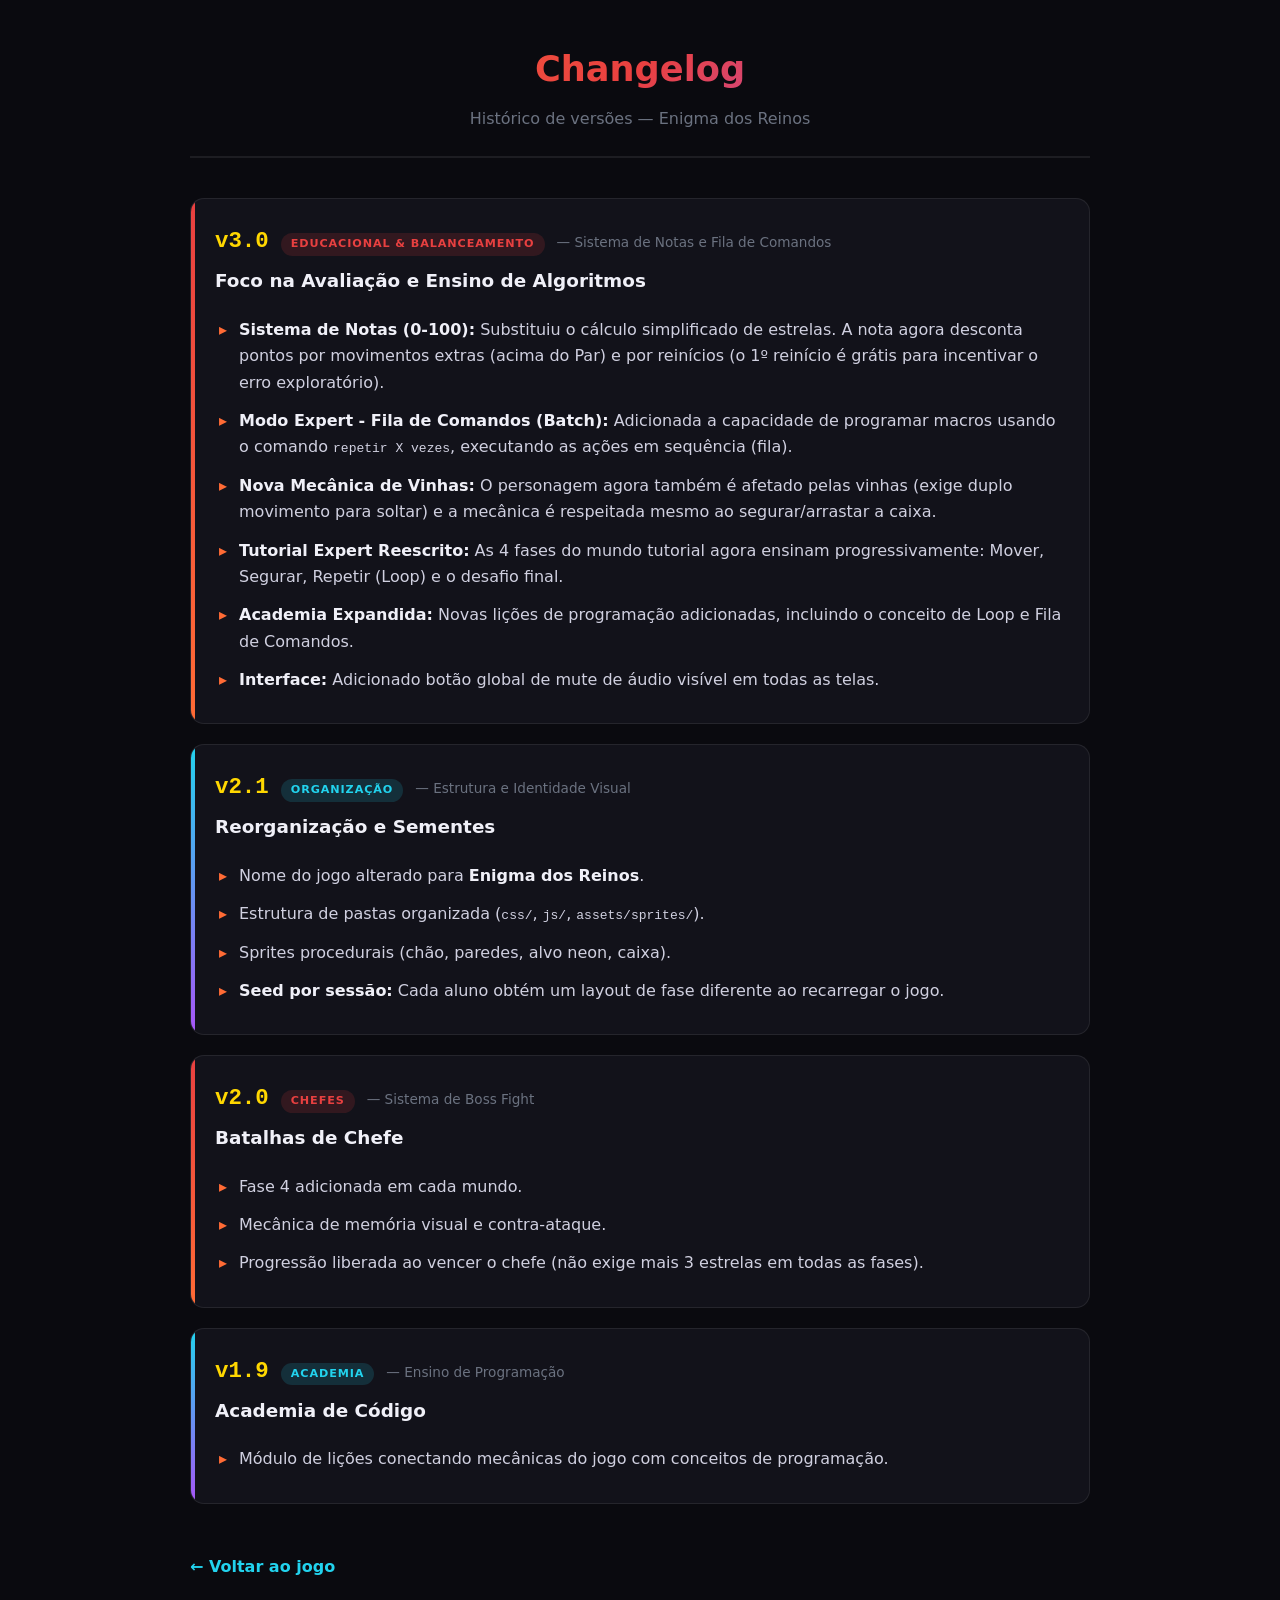
<file: docs/CHANGELOG.html>
<!DOCTYPE html>
<html lang="pt-BR">
<head>
<meta charset="UTF-8">
<meta name="viewport" content="width=device-width, initial-scale=1.0">
<title>Changelog — Enigma dos Reinos</title>
<style>
  :root {
    --bg: #0a0a0f; --surface: #12121a; --accent: #e84040; --accent2: #ff6b35;
    --gold: #ffd700; --green: #4ade80; --cyan: #22d3ee; --purple: #a855f7;
    --text: #f0f0f8; --muted: #6b7280; --border: rgba(255,255,255,0.08);
  }
  * { margin: 0; padding: 0; box-sizing: border-box; }
  body { font-family: system-ui, sans-serif; background: var(--bg); color: var(--text); line-height: 1.65; padding: 40px 20px; }
  .container { max-width: 900px; margin: 0 auto; }
  header { text-align: center; margin-bottom: 40px; padding-bottom: 24px; border-bottom: 2px solid var(--border); }
  h1 { font-size: 2.2rem; font-weight: 800; background: linear-gradient(135deg, var(--accent2), var(--accent), var(--purple)); -webkit-background-clip: text; -webkit-text-fill-color: transparent; margin-bottom: 8px; }
  .subtitle { color: var(--muted); font-size: 1rem; }
  .version { background: var(--surface); border: 1px solid var(--border); border-radius: 14px; padding: 24px; margin-bottom: 20px; position: relative; overflow: hidden; }
  .version::before { content: ''; position: absolute; left: 0; top: 0; bottom: 0; width: 4px; background: var(--accent); }
  .version.major::before { background: linear-gradient(180deg, var(--accent), var(--accent2)); }
  .version.minor::before { background: linear-gradient(180deg, var(--cyan), var(--purple)); }
  .version.patch::before { background: linear-gradient(180deg, var(--green), var(--cyan)); }
  .version-header { display: flex; align-items: baseline; gap: 12px; margin-bottom: 6px; flex-wrap: wrap; }
  .version-number { font-family: monospace; font-size: 1.4rem; font-weight: 700; color: var(--gold); }
  .version-date { color: var(--muted); font-size: 0.85rem; }
  .version-tag { padding: 2px 10px; border-radius: 20px; font-size: 0.7rem; font-weight: 700; text-transform: uppercase; letter-spacing: 0.08em; }
  .version-tag.major { background: rgba(232,64,64,0.15); color: var(--accent); }
  .version-tag.minor { background: rgba(34,211,238,0.15); color: var(--cyan); }
  .version-tag.patch { background: rgba(74,222,128,0.15); color: var(--green); }
  .version h2 { font-size: 1.15rem; color: var(--text); margin-bottom: 14px; font-weight: 600; }
  .version ul { list-style: none; padding-left: 0; }
  .version li { padding: 6px 0 6px 24px; position: relative; color: #d0d0e0; }
  .version li::before { content: '▸'; position: absolute; left: 4px; color: var(--accent2); font-weight: 700; }
  .version li b { color: var(--text); }
  .back-link { display: inline-block; margin-top: 30px; color: var(--cyan); text-decoration: none; font-weight: 600; }
  .back-link:hover { color: var(--gold); }
</style>
</head>
<body>
<div class="container">
  <header>
    <h1>Changelog</h1>
    <p class="subtitle">Histórico de versões — Enigma dos Reinos</p>
  </header>

  <!-- v3.0 -->
  <div class="version major">
    <div class="version-header">
      <span class="version-number">v3.0</span>
      <span class="version-tag major">Educacional & Balanceamento</span>
      <span class="version-date">— Sistema de Notas e Fila de Comandos</span>
    </div>
    <h2>Foco na Avaliação e Ensino de Algoritmos</h2>
    <ul>
      <li><b>Sistema de Notas (0-100):</b> Substituiu o cálculo simplificado de estrelas. A nota agora desconta pontos por movimentos extras (acima do Par) e por reinícios (o 1º reinício é grátis para incentivar o erro exploratório).</li>
      <li><b>Modo Expert - Fila de Comandos (Batch):</b> Adicionada a capacidade de programar macros usando o comando <code>repetir X vezes</code>, executando as ações em sequência (fila).</li>
      <li><b>Nova Mecânica de Vinhas:</b> O personagem agora também é afetado pelas vinhas (exige duplo movimento para soltar) e a mecânica é respeitada mesmo ao segurar/arrastar a caixa.</li>
      <li><b>Tutorial Expert Reescrito:</b> As 4 fases do mundo tutorial agora ensinam progressivamente: Mover, Segurar, Repetir (Loop) e o desafio final.</li>
      <li><b>Academia Expandida:</b> Novas lições de programação adicionadas, incluindo o conceito de Loop e Fila de Comandos.</li>
      <li><b>Interface:</b> Adicionado botão global de mute de áudio visível em todas as telas.</li>
    </ul>
  </div>

  <!-- v2.1 -->
  <div class="version minor">
    <div class="version-header">
      <span class="version-number">v2.1</span>
      <span class="version-tag minor">Organização</span>
      <span class="version-date">— Estrutura e Identidade Visual</span>
    </div>
    <h2>Reorganização e Sementes</h2>
    <ul>
      <li>Nome do jogo alterado para <b>Enigma dos Reinos</b>.</li>
      <li>Estrutura de pastas organizada (<code>css/</code>, <code>js/</code>, <code>assets/sprites/</code>).</li>
      <li>Sprites procedurais (chão, paredes, alvo neon, caixa).</li>
      <li><b>Seed por sessão:</b> Cada aluno obtém um layout de fase diferente ao recarregar o jogo.</li>
    </ul>
  </div>

  <!-- v2.0 -->
  <div class="version major">
    <div class="version-header">
      <span class="version-number">v2.0</span>
      <span class="version-tag major">Chefes</span>
      <span class="version-date">— Sistema de Boss Fight</span>
    </div>
    <h2>Batalhas de Chefe</h2>
    <ul>
      <li>Fase 4 adicionada em cada mundo.</li>
      <li>Mecânica de memória visual e contra-ataque.</li>
      <li>Progressão liberada ao vencer o chefe (não exige mais 3 estrelas em todas as fases).</li>
    </ul>
  </div>

  <!-- v1.9 -->
  <div class="version minor">
    <div class="version-header">
      <span class="version-number">v1.9</span>
      <span class="version-tag minor">Academia</span>
      <span class="version-date">— Ensino de Programação</span>
    </div>
    <h2>Academia de Código</h2>
    <ul>
      <li>Módulo de lições conectando mecânicas do jogo com conceitos de programação.</li>
    </ul>
  </div>
  
  <a href="../index.html" class="back-link">← Voltar ao jogo</a>
</div>
</body>
</html>
</file>
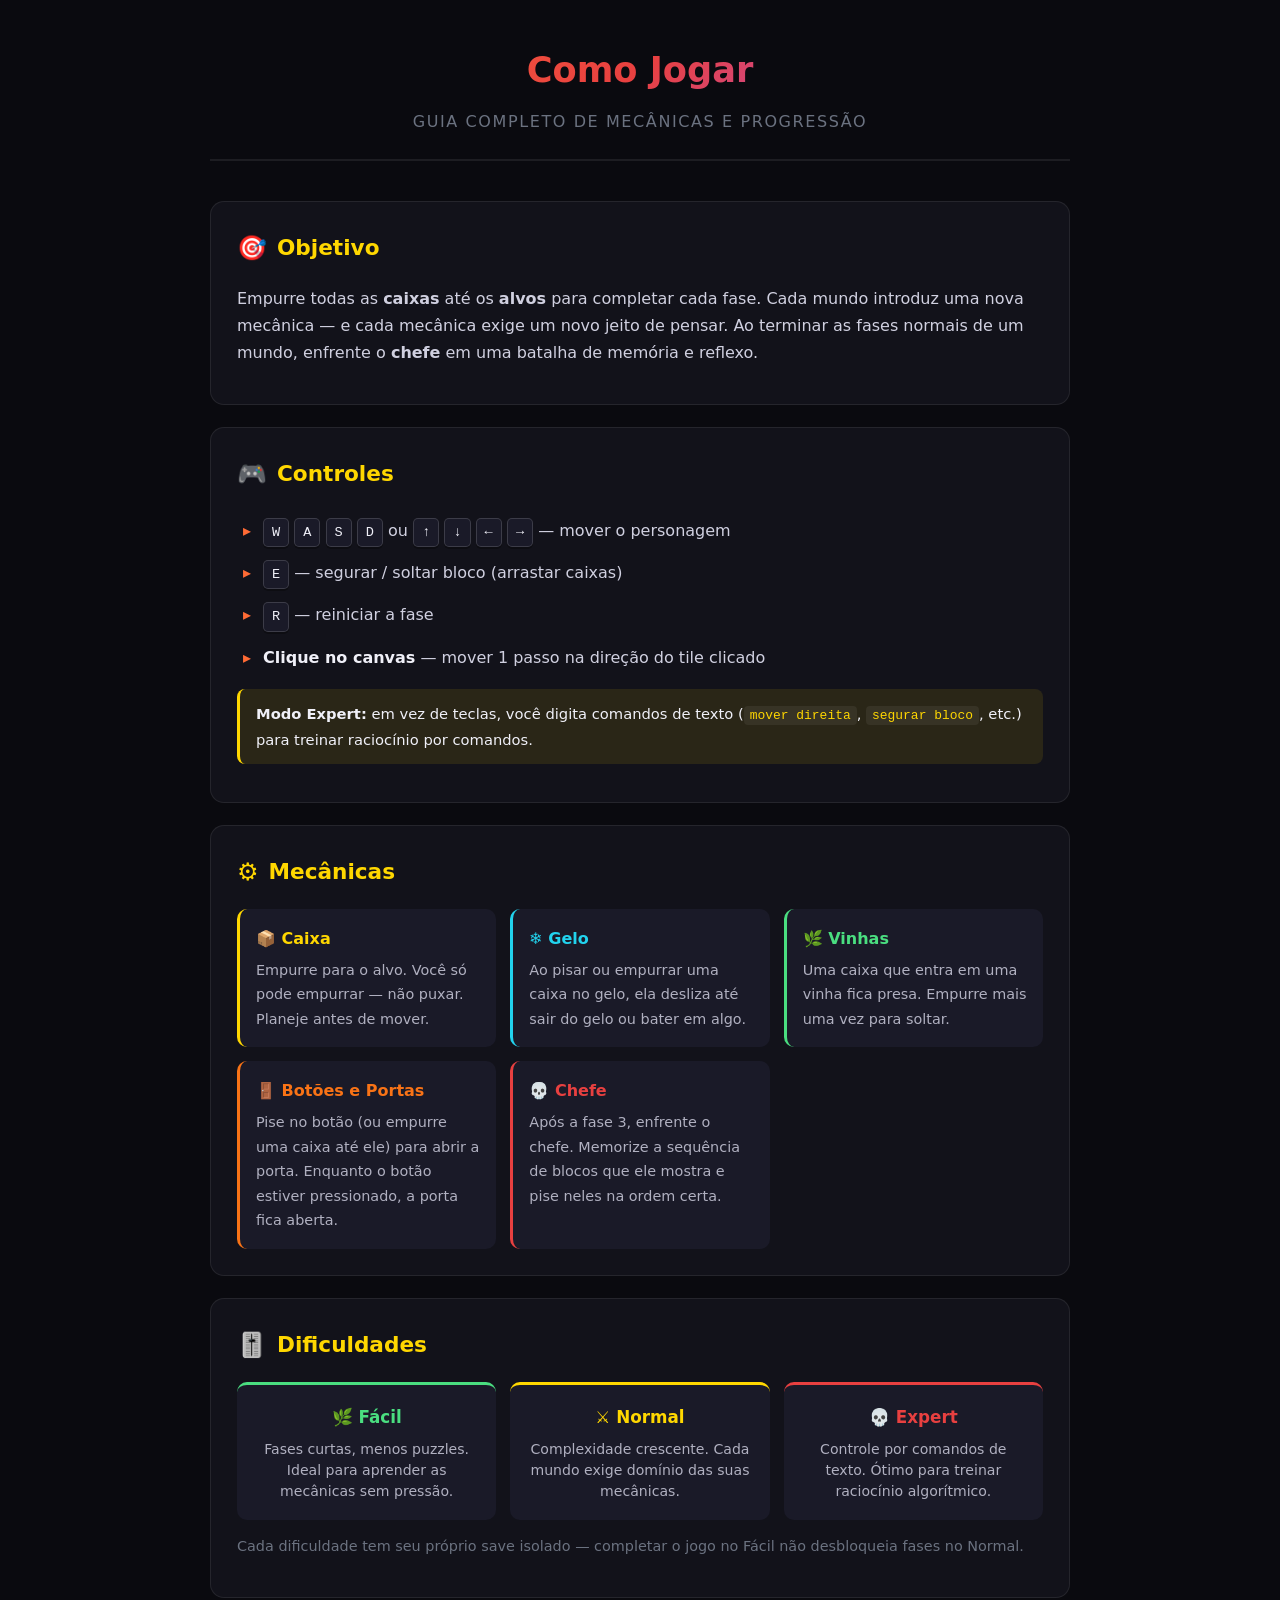
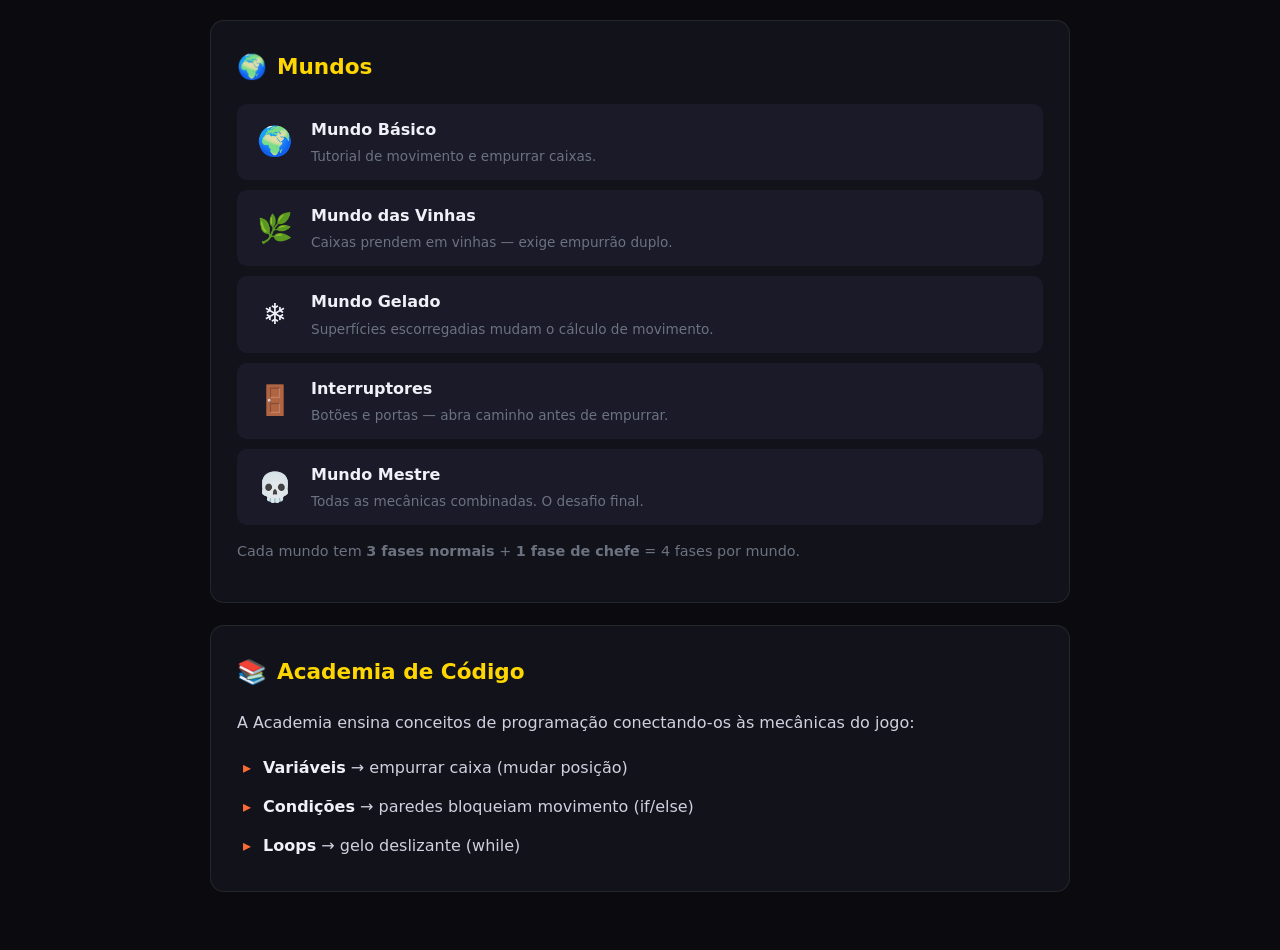
<file: docs/COMO_JOGAR.html>
<!DOCTYPE html>
<html lang="pt-BR">
<head>
<meta charset="UTF-8">
<meta name="viewport" content="width=device-width, initial-scale=1.0">
<title>Como Jogar — Enigma dos Reinos</title>
<style>
  :root {
    --bg: #0a0a0f;
    --surface: #12121a;
    --surface2: #1a1a28;
    --accent: #e84040;
    --accent2: #ff6b35;
    --gold: #ffd700;
    --green: #4ade80;
    --cyan: #22d3ee;
    --purple: #a855f7;
    --orange: #f97316;
    --text: #f0f0f8;
    --muted: #6b7280;
    --border: rgba(255,255,255,0.08);
  }
  * { margin: 0; padding: 0; box-sizing: border-box; }
  body {
    font-family: 'Segoe UI', system-ui, -apple-system, sans-serif;
    background: var(--bg);
    color: var(--text);
    line-height: 1.7;
    padding: 40px 20px;
  }
  .container {
    max-width: 860px;
    margin: 0 auto;
  }
  header {
    text-align: center;
    margin-bottom: 40px;
    padding-bottom: 24px;
    border-bottom: 2px solid var(--border);
  }
  h1 {
    font-size: 2.2rem;
    font-weight: 800;
    background: linear-gradient(135deg, var(--accent2), var(--accent), var(--purple));
    -webkit-background-clip: text;
    -webkit-text-fill-color: transparent;
    background-clip: text;
    margin-bottom: 8px;
  }
  .subtitle {
    color: var(--muted);
    font-size: 1rem;
    letter-spacing: 0.1em;
    text-transform: uppercase;
  }
  section {
    background: var(--surface);
    border: 1px solid var(--border);
    border-radius: 14px;
    padding: 26px;
    margin-bottom: 22px;
  }
  section h2 {
    font-size: 1.35rem;
    color: var(--gold);
    margin-bottom: 16px;
    display: flex;
    align-items: center;
    gap: 10px;
  }
  section h2 .icon {
    font-size: 1.5rem;
  }
  section p {
    color: #d0d0e0;
    margin-bottom: 12px;
  }
  section ul {
    list-style: none;
    padding-left: 0;
  }
  section li {
    padding: 6px 0 6px 26px;
    position: relative;
    color: #d0d0e0;
  }
  section li::before {
    content: '▸';
    position: absolute;
    left: 6px;
    color: var(--accent2);
    font-weight: 700;
  }
  section li b { color: var(--text); }
  kbd {
    display: inline-block;
    padding: 2px 8px;
    background: var(--surface2);
    border: 1px solid rgba(255,255,255,0.15);
    border-radius: 5px;
    font-family: 'Consolas', monospace;
    font-size: 0.85em;
    color: var(--text);
    box-shadow: 0 2px 0 rgba(0,0,0,0.3);
  }
  code {
    background: rgba(255,255,255,0.06);
    padding: 2px 6px;
    border-radius: 4px;
    font-family: 'Consolas', monospace;
    font-size: 0.88em;
    color: var(--gold);
  }
  .mechanic-grid {
    display: grid;
    grid-template-columns: repeat(auto-fit, minmax(220px, 1fr));
    gap: 14px;
    margin-top: 12px;
  }
  .mechanic-card {
    background: var(--surface2);
    border-radius: 10px;
    padding: 16px;
    border-left: 3px solid var(--cyan);
  }
  .mechanic-card h3 {
    font-size: 1rem;
    color: var(--cyan);
    margin-bottom: 6px;
    display: flex;
    align-items: center;
    gap: 8px;
  }
  .mechanic-card p {
    font-size: 0.9rem;
    color: #b0b0c0;
    margin: 0;
  }
  .mechanic-card.ice   { border-left-color: var(--cyan); }
  .mechanic-card.ice h3 { color: var(--cyan); }
  .mechanic-card.vine  { border-left-color: var(--green); }
  .mechanic-card.vine h3 { color: var(--green); }
  .mechanic-card.door  { border-left-color: var(--orange); }
  .mechanic-card.door h3 { color: var(--orange); }
  .mechanic-card.boss  { border-left-color: var(--accent); }
  .mechanic-card.boss h3 { color: var(--accent); }
  .mechanic-card.box   { border-left-color: var(--gold); }
  .mechanic-card.box h3 { color: var(--gold); }

  .diff-grid {
    display: grid;
    grid-template-columns: repeat(auto-fit, minmax(220px, 1fr));
    gap: 14px;
    margin-top: 12px;
  }
  .diff-card {
    background: var(--surface2);
    border-radius: 10px;
    padding: 18px;
    text-align: center;
    border-top: 3px solid var(--cyan);
  }
  .diff-card.easy   { border-top-color: var(--green); }
  .diff-card.normal { border-top-color: var(--gold); }
  .diff-card.expert { border-top-color: var(--accent); }
  .diff-card h3 {
    font-size: 1.05rem;
    margin-bottom: 8px;
  }
  .diff-card.easy h3   { color: var(--green); }
  .diff-card.normal h3 { color: var(--gold); }
  .diff-card.expert h3 { color: var(--accent); }
  .diff-card p {
    font-size: 0.88rem;
    color: #b0b0c0;
    margin: 0;
    line-height: 1.5;
  }

  .worlds-list {
    display: grid;
    gap: 10px;
    margin-top: 12px;
  }
  .world-row {
    display: flex;
    align-items: center;
    gap: 14px;
    background: var(--surface2);
    border-radius: 10px;
    padding: 12px 16px;
  }
  .world-row .w-icon {
    font-size: 1.8rem;
    width: 44px;
    text-align: center;
    flex-shrink: 0;
  }
  .world-row .w-info h4 {
    font-size: 1rem;
    color: var(--text);
    margin-bottom: 2px;
  }
  .world-row .w-info p {
    font-size: 0.85rem;
    color: var(--muted);
    margin: 0;
  }

  .tips-list li::before { content: '✦'; color: var(--gold); }

  .back-link {
    display: inline-block;
    margin-top: 30px;
    color: var(--cyan);
    text-decoration: none;
    font-weight: 600;
    transition: color 0.2s;
  }
  .back-link:hover { color: var(--gold); }
  .footer {
    text-align: center;
    color: var(--muted);
    font-size: 0.85rem;
    margin-top: 40px;
    padding-top: 24px;
    border-top: 1px solid var(--border);
  }
  .highlight {
    background: rgba(255,215,0,0.1);
    border-left: 3px solid var(--gold);
    padding: 12px 16px;
    border-radius: 8px;
    margin: 12px 0;
    font-size: 0.92rem;
  }
</style>
</head>
<body>
<div class="container">

  <header>
    <h1>Como Jogar</h1>
    <p class="subtitle">Guia completo de mecânicas e progressão</p>
  </header>

  <!-- OBJETIVO -->
  <section>
    <h2><span class="icon">🎯</span> Objetivo</h2>
    <p>
      Empurre todas as <b>caixas</b> até os <b>alvos</b> para completar cada fase.
      Cada mundo introduz uma nova mecânica — e cada mecânica exige um novo jeito de pensar.
      Ao terminar as fases normais de um mundo, enfrente o <b>chefe</b> em uma batalha de memória e reflexo.
    </p>
  </section>

  <!-- CONTROLES -->
  <section>
    <h2><span class="icon">🎮</span> Controles</h2>
    <ul>
      <li><kbd>W</kbd> <kbd>A</kbd> <kbd>S</kbd> <kbd>D</kbd> ou <kbd>↑</kbd> <kbd>↓</kbd> <kbd>←</kbd> <kbd>→</kbd> — mover o personagem</li>
      <li><kbd>E</kbd> — segurar / soltar bloco (arrastar caixas)</li>
      <li><kbd>R</kbd> — reiniciar a fase</li>
      <li><b>Clique no canvas</b> — mover 1 passo na direção do tile clicado</li>
    </ul>
    <div class="highlight">
      <b>Modo Expert:</b> em vez de teclas, você digita comandos de texto
      (<code>mover direita</code>, <code>segurar bloco</code>, etc.) para treinar raciocínio por comandos.
    </div>
  </section>

  <!-- MECÂNICAS -->
  <section>
    <h2><span class="icon">⚙️</span> Mecânicas</h2>
    <div class="mechanic-grid">
      <div class="mechanic-card box">
        <h3>📦 Caixa</h3>
        <p>Empurre para o alvo. Você só pode empurrar — não puxar. Planeje antes de mover.</p>
      </div>
      <div class="mechanic-card ice">
        <h3>❄️ Gelo</h3>
        <p>Ao pisar ou empurrar uma caixa no gelo, ela desliza até sair do gelo ou bater em algo.</p>
      </div>
      <div class="mechanic-card vine">
        <h3>🌿 Vinhas</h3>
        <p>Uma caixa que entra em uma vinha fica presa. Empurre mais uma vez para soltar.</p>
      </div>
      <div class="mechanic-card door">
        <h3>🚪 Botões e Portas</h3>
        <p>Pise no botão (ou empurre uma caixa até ele) para abrir a porta. Enquanto o botão estiver pressionado, a porta fica aberta.</p>
      </div>
      <div class="mechanic-card boss">
        <h3>💀 Chefe</h3>
        <p>Após a fase 3, enfrente o chefe. Memorize a sequência de blocos que ele mostra e pise neles na ordem certa.</p>
      </div>
    </div>
  </section>

  <!-- DIFICULDADES -->
  <section>
    <h2><span class="icon">🎚️</span> Dificuldades</h2>
    <div class="diff-grid">
      <div class="diff-card easy">
        <h3>🌿 Fácil</h3>
        <p>Fases curtas, menos puzzles. Ideal para aprender as mecânicas sem pressão.</p>
      </div>
      <div class="diff-card normal">
        <h3>⚔️ Normal</h3>
        <p>Complexidade crescente. Cada mundo exige domínio das suas mecânicas.</p>
      </div>
      <div class="diff-card expert">
        <h3>💀 Expert</h3>
        <p>Controle por comandos de texto. Ótimo para treinar raciocínio algorítmico.</p>
      </div>
    </div>
    <p style="margin-top:14px;font-size:0.9rem;color:var(--muted);">
      Cada dificuldade tem seu próprio save isolado — completar o jogo no Fácil não desbloqueia fases no Normal.
    </p>
  </section>

  <!-- MUNDOS -->
  <section>
    <h2><span class="icon">🌍</span> Mundos</h2>
    <div class="worlds-list">
      <div class="world-row">
        <div class="w-icon">🌍</div>
        <div class="w-info">
          <h4>Mundo Básico</h4>
          <p>Tutorial de movimento e empurrar caixas.</p>
        </div>
      </div>
      <div class="world-row">
        <div class="w-icon">🌿</div>
        <div class="w-info">
          <h4>Mundo das Vinhas</h4>
          <p>Caixas prendem em vinhas — exige empurrão duplo.</p>
        </div>
      </div>
      <div class="world-row">
        <div class="w-icon">❄️</div>
        <div class="w-info">
          <h4>Mundo Gelado</h4>
          <p>Superfícies escorregadias mudam o cálculo de movimento.</p>
        </div>
      </div>
      <div class="world-row">
        <div class="w-icon">🚪</div>
        <div class="w-info">
          <h4>Interruptores</h4>
          <p>Botões e portas — abra caminho antes de empurrar.</p>
        </div>
      </div>
      <div class="world-row">
        <div class="w-icon">💀</div>
        <div class="w-info">
          <h4>Mundo Mestre</h4>
          <p>Todas as mecânicas combinadas. O desafio final.</p>
        </div>
      </div>
    </div>
    <p style="margin-top:14px;font-size:0.9rem;color:var(--muted);">
      Cada mundo tem <b>3 fases normais</b> + <b>1 fase de chefe</b> = 4 fases por mundo.
    </p>
  </section>

  <!-- ACADEMIA -->
  <section>
    <h2><span class="icon">📚</span> Academia de Código</h2>
    <p>
      A Academia ensina conceitos de programação conectando-os às mecânicas do jogo:
    </p>
    <ul>
      <li><b>Variáveis</b> → empurrar caixa (mudar posição)</li>
      <li><b>Condições</b> → paredes bloqueiam movimento (if/else)</li>
      <li><b>Loops</b> → gelo deslizante (while)</li>
</file>
<file: css/style.css>
@import url('https://fonts.googleapis.com/css2?family=Orbitron:wght@400;700;900&family=Rajdhani:wght@300;400;600;700&display=swap');

:root {
  --bg: #0a0a0f;
  --surface: #12121a;
  --surface2: #1a1a28;
  --accent: #e84040;
  --accent2: #ff6b35;
  --gold: #ffd700;
  --vine: #16a34a;
  --vine2: #4ade80;
  --ice: #22d3ee;
  --btn: #f59e0b;
  --door: #f97316;
  --wall: #374151;
  --wall2: #4b5563;
  --target: #22c55e;
  --text: #f0f0f8;
  --muted: #6b7280;
  --tile: #1e1e2e;
  --tile2: #262638;
}

* { margin: 0; padding: 0; box-sizing: border-box; }

body {
  font-family: 'Rajdhani', sans-serif;
  background: var(--bg);
  color: var(--text);
  overflow: hidden;
  width: 100vw;
  height: 100vh;
  user-select: none;
}

/* ===== SCREENS ===== */
.screen {
  position: absolute;
  inset: 0; /* Isso força a tela a ocupar a tela toda (top:0, left:0, right:0, bottom:0) */
  display: flex;
  flex-direction: column;
  align-items: center;
  justify-content: center;
  transition: opacity 0.5s, transform 0.5s;
  background: var(--bg);
}
.screen.hidden { opacity: 0; pointer-events: none; transform: scale(0.95); }
.screen.disintegrate {
  animation: disintegrate 0.6s forwards;
}
@keyframes disintegrate {
  0% { opacity: 1; filter: none; transform: scale(1); }
  50% { opacity: 0.5; filter: blur(4px) saturate(3); transform: scale(1.05); }
  100% { opacity: 0; filter: blur(20px); transform: scale(1.1); }
}
@keyframes fadeIn {
  from { opacity: 0; transform: translateY(30px); }
  to { opacity: 1; transform: translateY(0); }
}
@keyframes floatY {
  0%, 100% { transform: translateY(0px); }
  50% { transform: translateY(-12px); }
}
@keyframes pulse {
  0%, 100% { box-shadow: 0 0 20px rgba(232,64,64,0.4); }
  50% { box-shadow: 0 0 40px rgba(232,64,64,0.8), 0 0 80px rgba(232,64,64,0.3); }
}
@keyframes spin {
  from { transform: rotate(0deg); }
  to { transform: rotate(360deg); }
}
@keyframes portalSpin {
  from { transform: rotate(0deg); }
  to { transform: rotate(360deg); }
}
@keyframes shimmer {
  0%, 100% { opacity: 0.6; }
  50% { opacity: 1; }
}
@keyframes starPop {
  0% { transform: scale(0) rotate(-30deg); opacity: 0; }
  60% { transform: scale(1.3) rotate(10deg); opacity: 1; }
  100% { transform: scale(1) rotate(0deg); opacity: 1; }
}

/* ===== TITLE SCREEN ===== */
#screen-title {
  background: radial-gradient(ellipse at 50% 30%, #1a0a2e 0%, #0a0a0f 60%);
}
#screen-title::before {
  content: '';
  position: absolute;
  inset: 0;
  background: url("data:image/svg+xml,%3Csvg width='60' height='60' viewBox='0 0 60 60' xmlns='http://www.w3.org/2000/svg'%3E%3Cg fill='none' fill-rule='evenodd'%3E%3Cg fill='%23ffffff' fill-opacity='0.03'%3E%3Ccircle cx='30' cy='30' r='1'/%3E%3C/g%3E%3C/g%3E%3C/svg%3E");
  pointer-events: none;
}
.title-logo {
  font-family: 'Orbitron', monospace;
  font-size: clamp(2.5rem, 6vw, 5rem);
  font-weight: 900;
  letter-spacing: 0.15em;
  background: linear-gradient(135deg, #ff6b35, #e84040, #a855f7);
  -webkit-background-clip: text;
  -webkit-text-fill-color: transparent;
  background-clip: text;
  animation: fadeIn 1s ease 0.2s both;
  text-shadow: none;
  filter: drop-shadow(0 0 30px rgba(232,64,64,0.5));
}
.title-sub {
  font-size: 1.1rem;
  letter-spacing: 0.5em;
  color: var(--muted);
  margin-top: 8px;
  animation: fadeIn 1s ease 0.5s both;
  text-transform: uppercase;
}
.earth-btn {
  width: 160px;
  height: 160px;
  border-radius: 50%;
  border: none;
  cursor: pointer;
  margin: 50px 0 20px;
  position: relative;
  background: radial-gradient(circle at 35% 35%, #4ade80, #16a34a 40%, #15803d 70%, #14532d);
  box-shadow: 
    inset -20px -20px 40px rgba(0,0,0,0.4),
    inset 15px 15px 30px rgba(255,255,255,0.1),
    0 0 40px rgba(74,222,128,0.3),
    0 0 80px rgba(74,222,128,0.15);
  animation: fadeIn 1s ease 0.7s both, floatY 4s ease-in-out 1.7s infinite, pulse 3s ease-in-out infinite;
  transition: transform 0.2s;
  overflow: hidden;
}
.earth-btn::before {
  content: '';
  position: absolute;
  inset: 0;
  border-radius: 50%;
  background: 
    radial-gradient(ellipse 60% 30% at 30% 40%, rgba(255,255,255,0.15) 0%, transparent 60%),
    radial-gradient(ellipse 40% 20% at 70% 20%, rgba(255,255,255,0.1) 0%, transparent 50%);
}
.earth-btn::after {
  content: '';
  position: absolute;
  inset: -4px;
  border-radius: 50%;
  border: 2px solid rgba(74,222,128,0.4);
  animation: spin 8s linear infinite;
  border-top-color: rgba(74,222,128,0.8);
}
.earth-btn:hover { transform: scale(1.05); }
.earth-btn:active { transform: scale(0.97); }
.earth-continent {
  position: absolute;
  background: rgba(255,255,255,0.12);
  border-radius: 50% 40% 60% 30%;
}
.play-label {
  font-family: 'Orbitron', monospace;
  font-size: 0.85rem;
  letter-spacing: 0.3em;
  color: var(--muted);
  animation: fadeIn 1s ease 1s both;
  text-transform: uppercase;
}
.dev-mode-btn {
  position: absolute;
  bottom: 24px;
  left: 24px;
  padding: 8px 16px;
  border: 2px solid rgba(255,215,0,0.25);
  border-radius: 10px;
  background: rgba(255,215,0,0.05);
  color: rgba(255,215,0,0.5);
  font-family: 'Rajdhani', sans-serif;
  font-size: 0.85rem;
  font-weight: 600;
  cursor: pointer;
  letter-spacing: 0.1em;
  transition: all 0.2s;
  animation: fadeIn 1s ease 1.5s both;
}
.dev-mode-btn:hover {
  border-color: rgba(255,215,0,0.6);
  color: var(--gold);
  background: rgba(255,215,0,0.1);
}
.dev-badge {
  position: fixed;
  top: 84px;
  left: 50%;
  transform: translateX(-50%);
  background: linear-gradient(135deg, #ffd700, #f59e0b);
  color: #1a1000;
  font-family: 'Orbitron', monospace;
  font-size: 0.7rem;
  font-weight: 700;
  letter-spacing: 0.15em;
  padding: 5px 14px;
  border-radius: 20px;
  z-index: 200;
  display: none;
  box-shadow: 0 2px 16px rgba(255,215,0,0.4);
}
.dev-badge.visible { display: block; }

/* Dev password modal */
#dev-modal .modal h2 { background: linear-gradient(135deg, #ffd700, #f59e0b); -webkit-background-clip: text; background-clip: text; }
.dev-input {
  width: 100%;
  margin: 16px 0;
  padding: 14px 18px;
  background: rgba(255,255,255,0.05);
  border: 1.5px solid rgba(255,215,0,0.3);
  border-radius: 12px;
  color: var(--gold);
  font-family: 'Orbitron', monospace;
  font-size: 1.2rem;
  letter-spacing: 0.3em;
  text-align: center;
  outline: none;
  transition: border-color 0.2s;
}
.dev-input:focus { border-color: var(--gold); }
.dev-input.error { border-color: var(--accent); color: var(--accent); animation: shake 0.3s ease; }
@keyframes shake {
  0%,100% { transform: translateX(0); }
  25% { transform: translateX(-6px); }
  75% { transform: translateX(6px); }
}
.dev-btn-enter {
  width: 100%;
  padding: 14px;
  border: 2px solid rgba(255,215,0,0.4);
  border-radius: 12px;
  background: transparent;
  color: var(--gold);
  font-family: 'Rajdhani', sans-serif;
  font-size: 1rem;
  font-weight: 600;
  letter-spacing: 0.2em;
  cursor: pointer;
  transition: all 0.2s;
  text-transform: uppercase;
  margin-bottom: 10px;
}
.dev-btn-enter:hover { background: var(--gold); color: #1a1000; }

.title-settings-btn {
  position: absolute;
  top: 24px;
  right: 24px;
  width: 48px;
  height: 48px;
  border: 2px solid rgba(255,255,255,0.15);
  border-radius: 12px;
  background: rgba(255,255,255,0.05);
  color: var(--muted);
  font-size: 1.4rem;
  cursor: pointer;
  display: flex;
  align-items: center;
  justify-content: center;
  transition: all 0.2s;
  animation: fadeIn 1s ease 1.2s both;
}
.title-settings-btn:hover {
  border-color: rgba(255,255,255,0.4);
  color: var(--text);
  background: rgba(255,255,255,0.1);
  transform: rotate(60deg);
}
/* ===== ACADEMY BUTTON (title) ===== */
.academy-btn {
  position: absolute;
  top: 24px;
  right: 84px;
  width: 48px;
  height: 48px;
  border: 2px solid rgba(168,85,247,0.25);
  border-radius: 12px;
  background: rgba(168,85,247,0.05);
  color: rgba(168,85,247,0.7);
  font-size: 1.4rem;
  cursor: pointer;
  display: flex;
  align-items: center;
  justify-content: center;
  transition: all 0.2s;
  animation: fadeIn 1s ease 1.3s both;
}
.academy-btn:hover {
  border-color: rgba(168,85,247,0.7);
  color: #c896ff;
  background: rgba(168,85,247,0.15);
  transform: scale(1.08);
}

/* ===== ACADEMY SCREEN ===== */
#screen-academy {
  background: radial-gradient(ellipse at 50% 0%, #1a0a2e 0%, #0a0a0f 70%);
  padding: 40px 20px;
  overflow-y: auto;
  justify-content: flex-start;
}
.academy-header {
  text-align: center;
  margin-bottom: 24px;
  animation: fadeIn 0.5s ease both;
}
.academy-title {
  font-family: 'Orbitron', monospace;
  font-size: 1.8rem;
  background: linear-gradient(135deg, #a855f7, #22d3ee);
  -webkit-background-clip: text;
  -webkit-text-fill-color: transparent;
  background-clip: text;
}
.academy-sub {
  color: var(--muted);
  font-size: 0.95rem;
  margin-top: 6px;
  max-width: 640px;
  margin-left: auto;
  margin-right: auto;
  line-height: 1.5;
}
.academy-stats {
  display: flex;
  gap: 20px;
  justify-content: center;
  margin-bottom: 30px;
  flex-wrap: wrap;
  animation: fadeIn 0.6s ease 0.1s both;
}
.academy-stat {
  background: rgba(168,85,247,0.08);
  border: 1.5px solid rgba(168,85,247,0.25);
  border-radius: 14px;
  padding: 10px 20px;
  display: flex;
  align-items: center;
  gap: 10px;
  font-family: 'Orbitron', monospace;
}
.academy-stat .stat-val {
  font-size: 1.4rem;
  color: #c896ff;
  font-weight: 700;
}
.academy-stat .stat-lbl {
  font-size: 0.75rem;
  color: var(--muted);
  letter-spacing: 0.1em;
  text-transform: uppercase;
}

.trilhas-grid {
  display: grid;
  grid-template-columns: repeat(auto-fit, minmax(280px, 1fr));
  gap: 20px;
  max-width: 1100px;
  width: 100%;
}
.trilha-card {
  border-radius: 18px;
  border: 2px solid rgba(255,255,255,0.08);
  background: var(--surface);
  padding: 22px;
  cursor: pointer;
  transition: all 0.25s;
  position: relative;
  overflow: hidden;
  animation: fadeIn 0.5s ease both;
}
.trilha-card:nth-child(1) { animation-delay: 0.05s; }
.trilha-card:nth-child(2) { animation-delay: 0.10s; }
.trilha-card:nth-child(3) { animation-delay: 0.15s; }
.trilha-card:nth-child(4) { animation-delay: 0.20s; }
.trilha-card:nth-child(5) { animation-delay: 0.25s; }
.trilha-card:hover:not(.locked) {
  transform: translateY(-5px);
  border-color: rgba(168,85,247,0.5);
  box-shadow: 0 15px 40px rgba(168,85,247,0.15);
}
.trilha-card.locked {
  filter: brightness(0.55) grayscale(0.6);
  cursor: not-allowed;
}
.trilha-card::before {
  content: '';
  position: absolute;
  top: 0; left: 0; right: 0;
  height: 4px;
  background: linear-gradient(90deg, var(--trilha-color, #a855f7), transparent);
}
.trilha-icon {
  font-size: 2.4rem;
  margin-bottom: 10px;
  display: block;
}
.trilha-name {
  font-family: 'Orbitron', monospace;
  font-size: 1rem;
  color: var(--trilha-color, #a855f7);
  margin-bottom: 4px;
}
.trilha-world {
  color: var(--muted);
  font-size: 0.8rem;
  letter-spacing: 0.08em;
  margin-bottom: 12px;
}
.trilha-progress {
  display: flex;
  align-items: center;
  gap: 8px;
  margin-top: 12px;
}
.trilha-progress-bar {
  flex: 1;
  height: 6px;
  background: rgba(255,255,255,0.08);
  border-radius: 3px;
  overflow: hidden;
}
.trilha-progress-fill {
  height: 100%;
  background: linear-gradient(90deg, #a855f7, #22d3ee);
  border-radius: 3px;
  transition: width 0.4s;
}
.trilha-progress-text {
  font-family: 'Orbitron', monospace;
  font-size: 0.75rem;
  color: var(--muted);
  white-space: nowrap;
}
.trilha-lock {
  position: absolute;
  inset: 0;
  display: flex;
  align-items: center;
  justify-content: center;
  background: rgba(0,0,0,0.35);
  font-size: 2.4rem;
}

/* ===== LESSON SCREEN ===== */
#screen-lesson {
  background: radial-gradient(ellipse at 50% 0%, #150825 0%, #0a0a0f 70%);
  padding: 40px 20px;
  overflow-y: auto;
  justify-content: flex-start;
}
.lesson-container {
  max-width: 720px;
  width: 100%;
  background: var(--surface);
  border: 1px solid rgba(168,85,247,0.2);
  border-radius: 20px;
  padding: 32px;
  box-shadow: 0 20px 60px rgba(0,0,0,0.5);
  animation: fadeIn 0.4s ease both;
}
.lesson-top {
  display: flex;
  align-items: center;
  gap: 12px;
  margin-bottom: 24px;
  padding-bottom: 16px;
  border-bottom: 1px solid rgba(255,255,255,0.06);
}
.lesson-icon {
  font-size: 2rem;
}
.lesson-title-wrap { flex: 1; }
.lesson-title {
  font-family: 'Orbitron', monospace;
  font-size: 1.2rem;
  color: #c896ff;
}
.lesson-world-tag {
  font-size: 0.75rem;
  color: var(--muted);
  letter-spacing: 0.1em;
  text-transform: uppercase;
  margin-top: 2px;
}
.lesson-section {
  margin-bottom: 22px;
}
.lesson-section-label {
  font-family: 'Orbitron', monospace;
  font-size: 0.75rem;
  color: #22d3ee;
  letter-spacing: 0.15em;
  margin-bottom: 8px;
  text-transform: uppercase;
}
.lesson-text {
  color: #d0d0e0;
  font-size: 1rem;
  line-height: 1.65;
}
.lesson-code {
  background: #0a0a12;
  border-left: 3px solid #a855f7;
  border-radius: 8px;
  padding: 16px 18px;
  font-family: 'Courier New', monospace;
  font-size: 0.92rem;
  color: #e0d0f0;
  white-space: pre-wrap;
  line-height: 1.6;
  overflow-x: auto;
}
.lesson-code .kw { color: #c896ff; }
.lesson-code .str { color: #86efac; }
.lesson-code .num { color: #fbbf24; }
.lesson-code .com { color: #6b7280; font-style: italic; }
.lesson-connection {
  background: rgba(34,211,238,0.06);
  border: 1px solid rgba(34,211,238,0.2);
  border-radius: 10px;
  padding: 14px 16px;
  color: #b8e8f0;
  font-size: 0.95rem;
  line-height: 1.55;
}
.lesson-connection b { color: #22d3ee; }

/* Quiz */
.quiz-box {
  background: rgba(168,85,247,0.04);
  border: 1px solid rgba(168,85,247,0.25);
  border-radius: 14px;
  padding: 20px;
}
.quiz-question {
  color: var(--text);
  font-size: 1rem;
  margin-bottom: 14px;
  font-weight: 600;
}
.quiz-options {
  display: flex;
  flex-direction: column;
  gap: 8px;
}
.quiz-opt {
  padding: 12px 16px;
  border-radius: 10px;
  border: 1.5px solid rgba(255,255,255,0.1);
  background: rgba(255,255,255,0.02);
  color: var(--text);
  font-family: 'Courier New', monospace;
  font-size: 0.92rem;
  text-align: left;
  cursor: pointer;
  transition: all 0.15s;
}
.quiz-opt:hover:not(.correct):not(.wrong) {
  border-color: rgba(168,85,247,0.5);
  background: rgba(168,85,247,0.08);
}
.quiz-opt.correct {
  border-color: #22c55e;
  background: rgba(34,197,94,0.12);
  color: #86efac;
}
.quiz-opt.wrong {
  border-color: #ef4444;
  background: rgba(239,68,68,0.12);
  color: #fca5a5;
}
.quiz-feedback {
  margin-top: 14px;
  padding: 12px 16px;
  border-radius: 10px;
  font-size: 0.92rem;
  line-height: 1.5;
  display: none;
}
.quiz-feedback.show { display: block; }
.quiz-feedback.ok {
  background: rgba(34,197,94,0.1);
  border: 1px solid rgba(34,197,94,0.3);
  color: #86efac;
}
.quiz-feedback.err {
  background: rgba(239,68,68,0.1);
  border: 1px solid rgba(239,68,68,0.3);
  color: #fca5a5;
}
.quiz-actions {
  display: flex;
  justify-content: flex-end;
  gap: 12px;
  margin-top: 16px;
}
.lesson-btn {
  padding: 12px 24px;
  border-radius: 12px;
  border: 2px solid rgba(168,85,247,0.4);
  background: transparent;
  color: #c896ff;
  font-family: 'Rajdhani', sans-serif;
  font-size: 1rem;
  font-weight: 700;
  letter-spacing: 0.12em;
  cursor: pointer;
  transition: all 0.2s;
  text-transform: uppercase;
}
.lesson-btn:hover:not(:disabled) {
  background: #a855f7;
  color: white;
}
.lesson-btn:disabled {
  opacity: 0.4;
  cursor: not-allowed;
}
.lesson-btn.primary {
  background: linear-gradient(135deg, #a855f7, #22d3ee);
  color: white;
  border: none;
}
.lesson-btn.primary:hover:not(:disabled) {
  filter: brightness(1.15);
  transform: translateY(-2px);
}
.lesson-nav {
  display: flex;
  justify-content: space-between;
  margin-top: 26px;
  padding-top: 20px;
  border-top: 1px solid rgba(255,255,255,0.06);
}
/* ===== SETTINGS MODAL ===== */
.modal-overlay {
  position: absolute;
  inset: 0;
  background: rgba(0,0,0,0.7);
  display: flex;
  align-items: center;
  justify-content: center;
  z-index: 100;
  opacity: 0;
  pointer-events: none;
  transition: opacity 0.3s;
  backdrop-filter: blur(4px);
}
.modal-overlay.open { opacity: 1; pointer-events: all; }
.modal {
  background: var(--surface);
  border: 1px solid rgba(255,255,255,0.1);
  border-radius: 24px;
  padding: 40px;
  min-width: 360px;
  max-width: 90vw;
  transform: translateY(20px) scale(0.95);
  transition: transform 0.3s;
  box-shadow: 0 40px 80px rgba(0,0,0,0.6);
}
.modal-overlay.open .modal { transform: none; }
.modal h2 {
  font-family: 'Orbitron', monospace;
  font-size: 1.3rem;
  margin-bottom: 30px;
  background: linear-gradient(135deg, #e84040, #a855f7);
  -webkit-background-clip: text;
  -webkit-text-fill-color: transparent;
  background-clip: text;
}
.setting-row {
  display: flex;
  align-items: center;
  justify-content: space-between;
  padding: 14px 0;
  border-bottom: 1px solid rgba(255,255,255,0.06);
}
.setting-row label { font-size: 1.1rem; color: #c0c0d0; }
.toggle {
  width: 52px;
  height: 28px;
  background: #374151;
  border-radius: 14px;
  cursor: pointer;
  position: relative;
  transition: background 0.3s;
  border: none;
}
.toggle.on { background: var(--accent); }
.toggle::after {
  content: '';
  position: absolute;
  width: 22px;
  height: 22px;
  background: white;
  border-radius: 50%;
  top: 3px;
  left: 3px;
  transition: transform 0.3s;
  box-shadow: 0 2px 6px rgba(0,0,0,0.3);
}
.toggle.on::after { transform: translateX(24px); }
.slider-row { padding: 14px 0; }
.slider-row label { font-size: 1.1rem; color: #c0c0d0; display: block; margin-bottom: 10px; }
input[type=range] {
  width: 100%;
  accent-color: var(--accent);
  height: 4px;
}
.modal-close {
  width: 100%;
  margin-top: 24px;
  padding: 14px;
  border: 2px solid rgba(232,64,64,0.4);
  border-radius: 12px;
  background: transparent;
  color: var(--accent);
  font-family: 'Rajdhani', sans-serif;
  font-size: 1rem;
  font-weight: 600;
  letter-spacing: 0.2em;
  cursor: pointer;
  transition: all 0.2s;
  text-transform: uppercase;
}
.modal-close:hover { background: var(--accent); color: white; }
.btn-danger {
  width: 100%;
  margin-top: 10px;
  padding: 14px;
  border: 2px solid rgba(239,68,68,0.3);
  border-radius: 12px;
  background: transparent;
  color: #ef4444;
  font-family: 'Rajdhani', sans-serif;
  font-size: 1rem;
  font-weight: 600;
  letter-spacing: 0.2em;
  cursor: pointer;
  transition: all 0.2s;
  text-transform: uppercase;
}
.btn-danger:hover { background: #ef4444; color: white; }

/* ===== WORLD SELECT ===== */
#screen-worlds {
  background: radial-gradient(ellipse at 50% 0%, #1a0a2e 0%, #0a0a0f 70%);
  padding: 40px 20px;
  overflow-y: auto;
}
.worlds-header {
  text-align: center;
  margin-bottom: 50px;
  animation: fadeIn 0.5s ease both;
}
.worlds-header h1 {
  font-family: 'Orbitron', monospace;
  font-size: 2rem;
  background: linear-gradient(135deg, #e84040, #ff6b35);
  -webkit-background-clip: text;
  -webkit-text-fill-color: transparent;
  background-clip: text;
}
.worlds-grid {
  display: grid;
  grid-template-columns: repeat(auto-fit, minmax(280px, 1fr));
  gap: 24px;
  max-width: 1100px;
  width: 100%;
}
.world-card {
  border-radius: 20px;
  border: 2px solid rgba(255,255,255,0.08);
  overflow: hidden;
  cursor: pointer;
  transition: all 0.3s;
  position: relative;
  animation: fadeIn 0.5s ease both;
}
.world-card:nth-child(1) { animation-delay: 0.1s; }
.world-card:nth-child(2) { animation-delay: 0.2s; }
.world-card:nth-child(3) { animation-delay: 0.3s; }
.world-card:nth-child(4) { animation-delay: 0.4s; }
.world-card:nth-child(5) { animation-delay: 0.5s; }
.world-card:hover:not(.locked) {
  transform: translateY(-6px);
  border-color: rgba(255,255,255,0.25);
  box-shadow: 0 20px 60px rgba(0,0,0,0.5);
}
.world-card.locked { cursor: not-allowed; filter: grayscale(1) brightness(0.5); }
.world-art {
  height: 160px;
  position: relative;
  display: flex;
  align-items: center;
  justify-content: center;
  overflow: hidden;
  font-size: 4rem;
}
.world-art canvas {
  position: absolute;
  inset: 0;
  width: 100%;
  height: 100%;
}
.world-art .world-icon {
  position: relative;
  z-index: 1;
  font-size: 3.5rem;
  filter: drop-shadow(0 0 20px rgba(255,255,255,0.5));
  animation: floatY 3s ease-in-out infinite;
}
.world-info {
  padding: 20px;
  background: var(--surface);
}
.world-info h3 {
  font-family: 'Orbitron', monospace;
  font-size: 1rem;
  margin-bottom: 6px;
}
.world-info p { font-size: 0.9rem; color: var(--muted); margin-bottom: 12px; }
.world-stars {
  display: flex;
  gap: 4px;
  font-size: 1.1rem;
}
.world-lock {
  position: absolute;
  inset: 0;
  display: flex;
  align-items: center;
  justify-content: center;
  font-size: 3rem;
  background: rgba(0,0,0,0.3);
}
.back-btn {
  position: absolute;
  top: 20px;
  left: 20px;
  padding: 10px 20px;
  border: 2px solid rgba(255,255,255,0.15);
  border-radius: 12px;
  background: transparent;
  color: var(--muted);
  font-family: 'Rajdhani', sans-serif;
  font-size: 1rem;
  font-weight: 600;
  cursor: pointer;
  transition: all 0.2s;
  display: flex;
  align-items: center;
  gap: 8px;
}
.back-btn:hover { border-color: rgba(255,255,255,0.4); color: var(--text); }

/* ===== LEVEL SELECT ===== */
#screen-levels {
  background: radial-gradient(ellipse at 50% 0%, #1a0a2e 0%, #0a0a0f 70%);
  padding: 40px 20px;
  overflow-y: auto;
}
.levels-header {
  text-align: center;
  margin-bottom: 40px;
  animation: fadeIn 0.5s ease both;
}
.levels-header h1 {
  font-family: 'Orbitron', monospace;
  font-size: 1.8rem;
}
.levels-grid {
  display: grid;
  grid-template-columns: repeat(3, 1fr);
  gap: 16px;
  max-width: 600px;
  width: 100%;
}
.level-card {
  aspect-ratio: 1;
  border-radius: 16px;
  border: 2px solid rgba(255,255,255,0.1);
  background: var(--surface);
  display: flex;
  flex-direction: column;
  align-items: center;
  justify-content: center;
  cursor: pointer;
  transition: all 0.2s;
  position: relative;
  gap: 6px;
  animation: fadeIn 0.4s ease both;
}
.level-card:nth-child(1) { animation-delay: 0.05s; }
.level-card:nth-child(2) { animation-delay: 0.1s; }
.level-card:nth-child(3) { animation-delay: 0.15s; }
.level-card:nth-child(4) { animation-delay: 0.2s; }
.level-card:nth-child(5) { animation-delay: 0.25s; }
.level-card:hover:not(.locked) {
  transform: scale(1.05);
  border-color: rgba(255,255,255,0.3);
  background: var(--surface2);
}
.level-card.locked { filter: brightness(0.4); cursor: not-allowed; }
.level-card .level-num {
  font-family: 'Orbitron', monospace;
  font-size: 1.6rem;
  font-weight: 700;
}
.level-card .level-stars { font-size: 0.85rem; }
.level-card.completed { border-color: rgba(255,215,0,0.4); }

/* ===== GAME SCREEN ===== */
#screen-game {
  background: var(--bg);
  flex-direction: column;
}
.game-hud {
  width: 100%;
  max-width: 800px;
  display: flex;
  align-items: center;
  justify-content: space-between;
  padding: 16px 20px;
  background: rgba(255,255,255,0.03);
  border-bottom: 1px solid rgba(255,255,255,0.05);
}
.hud-left { display: flex; align-items: center; gap: 16px; }
.hud-title {
  font-family: 'Orbitron', monospace;
  font-size: 0.85rem;
  color: var(--muted);
  letter-spacing: 0.15em;
}
.hud-moves {
  font-family: 'Orbitron', monospace;
  font-size: 1.1rem;
  color: var(--text);
}
.hud-moves span { color: var(--accent2); }
.hud-right { display: flex; gap: 12px; }
.hud-btn {
  padding: 8px 16px;
  border-radius: 10px;
  border: 1.5px solid rgba(255,255,255,0.12);
  background: transparent;
  color: var(--muted);
  font-family: 'Rajdhani', sans-serif;
  font-size: 0.9rem;
  font-weight: 600;
  cursor: pointer;
  transition: all 0.2s;
  letter-spacing: 0.1em;
}
.hud-btn:hover { border-color: rgba(255,255,255,0.3); color: var(--text); }
.hud-btn.reset:hover { border-color: var(--accent); color: var(--accent); }
.hud-btn.grab-btn { transition: all 0.15s; }
.hud-btn.grab-btn.active {
  border-color: var(--gold);
  color: var(--gold);
  background: rgba(255,215,0,0.12);
  box-shadow: 0 0 12px rgba(255,215,0,0.35);
}
.hud-btn.grab-btn:hover { border-color: var(--gold); color: var(--gold); }
.game-area {
  flex: 1;
  display: flex;
  align-items: center;
  justify-content: center;
  padding: 20px;
  overflow: hidden;
}
#game-canvas {
  border-radius: 12px;
  box-shadow: 0 0 60px rgba(0,0,0,0.8);
  image-rendering: pixelated;
  max-width: 100%;
  max-height: calc(100vh - 140px);
  /* Sem width/height fixos — o browser escala mantendo proporção */
}
.game-controls-hint {
  display: flex;
  gap: 20px;
  padding: 10px 20px;
  color: var(--muted);
  font-size: 0.85rem;
  letter-spacing: 0.05em;
}

/* ===== WIN OVERLAY ===== */
#win-overlay {
  position: absolute;
  inset: 0;
  background: rgba(0,0,0,0.85);
  display: flex;
  flex-direction: column;
  align-items: center;
  justify-content: center;
  z-index: 50;
  opacity: 0;
  pointer-events: none;
  transition: opacity 0.5s;
  backdrop-filter: blur(6px);
}
#win-overlay.show { opacity: 1; pointer-events: all; }
.win-box {
  background: var(--surface);
  border: 1px solid rgba(255,215,0,0.3);
  border-radius: 28px;
  padding: 50px 60px;
  text-align: center;
  box-shadow: 0 40px 100px rgba(0,0,0,0.7), 0 0 60px rgba(255,215,0,0.1);
}
.win-title {
  font-family: 'Orbitron', monospace;
  font-size: 2rem;
  font-weight: 900;
  background: linear-gradient(135deg, var(--gold), var(--accent2));
  -webkit-background-clip: text;
  -webkit-text-fill-color: transparent;
  background-clip: text;
  margin-bottom: 10px;
}
.win-sub { color: var(--muted); font-size: 1rem; margin-bottom: 30px; }
.win-stars {
  display: flex;
  justify-content: center;
  gap: 16px;
  margin-bottom: 36px;
  font-size: 3rem;
}
.win-star {
  display: inline-block;
  opacity: 0;
  transform: scale(0);
}
.win-star.show { animation: starPop 0.4s ease forwards; }
.win-star.show:nth-child(2) { animation-delay: 0.15s; }
.win-star.show:nth-child(3) { animation-delay: 0.3s; }
.win-star.empty { filter: grayscale(1) brightness(0.4); opacity: 0.4; }
.win-moves { color: var(--muted); font-size: 1rem; margin-bottom: 30px; }
.win-moves b { color: var(--text); }
.win-btns { display: flex; gap: 16px; justify-content: center; flex-wrap: wrap; }
.win-btn {
  padding: 14px 28px;
  border-radius: 14px;
  border: 2px solid rgba(255,255,255,0.15);
  background: transparent;
  color: var(--text);
  font-family: 'Rajdhani', sans-serif;
  font-size: 1rem;
  font-weight: 700;
  cursor: pointer;
  transition: all 0.2s;
  letter-spacing: 0.15em;
  text-transform: uppercase;
}
.win-btn:hover { background: rgba(255,255,255,0.1); border-color: rgba(255,255,255,0.35); }
.win-btn.primary { border-color: var(--gold); color: var(--gold); }
.win-btn.primary:hover { background: var(--gold); color: var(--bg); }

/* Botão "Enfrentar o Chefe" — destaque vermelho */
.win-btn.boss-btn {
  border-color: #ef4444;
  color: #ef4444;
  background: rgba(239, 68, 68, 0.08);
}
.win-btn.boss-btn:hover {
  background: #ef4444;
  color: white;
  border-color: #ef4444;
  box-shadow: 0 0 20px rgba(239, 68, 68, 0.4);
}
/* particles */
.particle {
  position: absolute;
  border-radius: 50%;
  pointer-events: none;
  animation: particleFly 1.2s ease forwards;
}
@keyframes particleFly {
  0% { transform: translate(0,0) scale(1); opacity: 1; }
  100% { transform: translate(var(--dx), var(--dy)) scale(0); opacity: 0; }
}

/* ===== DIFFICULTY SCREEN ===== */
#screen-difficulty {
  background: radial-gradient(ellipse at 50% 30%, #1a0a2e 0%, #0a0a0f 60%);
  gap: 28px;
  padding: 40px 20px;
}
.diff-title {
  font-family: 'Orbitron', monospace;
  font-size: 1.6rem;
  font-weight: 900;
  background: linear-gradient(135deg, #ff6b35, #e84040, #a855f7);
  -webkit-background-clip: text;
  -webkit-text-fill-color: transparent;
  background-clip: text;
  margin-bottom: 8px;
  animation: fadeIn 0.6s ease both;
}
.diff-sub {
  color: var(--muted);
  font-size: 1rem;
  letter-spacing: 0.1em;
  animation: fadeIn 0.6s ease 0.1s both;
}
.diff-cards {
  display: flex;
  gap: 20px;
  flex-wrap: wrap;
  justify-content: center;
  max-width: 900px;
}
.diff-card {
  flex: 1;
  min-width: 220px;
  max-width: 270px;
  border-radius: 20px;
  border: 2px solid rgba(255,255,255,0.1);
  background: var(--surface);
  padding: 32px 24px 28px;
  cursor: pointer;
  transition: all 0.3s;
  text-align: center;
  animation: fadeIn 0.5s ease both;
  position: relative;
  overflow: hidden;
}
.diff-card:nth-child(1) { animation-delay: 0.15s; }
.diff-card:nth-child(2) { animation-delay: 0.25s; }
.diff-card:nth-child(3) { animation-delay: 0.35s; }
.diff-card::before {
  content: '';
  position: absolute;
  inset: 0;
  opacity: 0;
  transition: opacity 0.3s;
}
.diff-card.easy::before   { background: radial-gradient(ellipse at 50% 0%, rgba(74,222,128,0.15) 0%, transparent 70%); }
.diff-card.normal::before { background: radial-gradient(ellipse at 50% 0%, rgba(251,191,36,0.15) 0%, transparent 70%); }
.diff-card.expert::before { background: radial-gradient(ellipse at 50% 0%, rgba(239,68,68,0.18) 0%, transparent 70%); }
.diff-card:hover::before  { opacity: 1; }
.diff-card:hover { transform: translateY(-6px); }
.diff-card.easy:hover   { border-color: #4ade80; box-shadow: 0 12px 40px rgba(74,222,128,0.2); }
.diff-card.normal:hover { border-color: #fbbf24; box-shadow: 0 12px 40px rgba(251,191,36,0.2); }
.diff-card.expert:hover { border-color: #ef4444; box-shadow: 0 12px 40px rgba(239,68,68,0.2); }
.diff-icon { font-size: 3.2rem; margin-bottom: 14px; display: block; }
.diff-name {
  font-family: 'Orbitron', monospace;
  font-size: 1.1rem;
  font-weight: 700;
  margin-bottom: 10px;
}
.diff-card.easy   .diff-name { color: #4ade80; }
.diff-card.normal .diff-name { color: #fbbf24; }
.diff-card.expert .diff-name { color: #ef4444; }
.diff-desc {
  color: var(--muted);
  font-size: 0.88rem;
  line-height: 1.5;
}
.diff-badge {
  display: inline-block;
  margin-top: 14px;
  padding: 4px 12px;
  border-radius: 20px;
  font-size: 0.75rem;
  font-weight: 700;
  letter-spacing: 0.1em;
  text-transform: uppercase;
}
.diff-card.easy   .diff-badge { background: rgba(74,222,128,0.15); color: #4ade80; border: 1px solid rgba(74,222,128,0.3); }
.diff-card.normal .diff-badge { background: rgba(251,191,36,0.15); color: #fbbf24; border: 1px solid rgba(251,191,36,0.3); }
.diff-card.expert .diff-badge { background: rgba(239,68,68,0.15); color: #ef4444; border: 1px solid rgba(239,68,68,0.3); }

/* ===== EXPERT COMMAND INPUT ===== */
.expert-input-area {
  width: 100%;
  max-width: 800px;
  padding: 10px 20px 14px;
  background: rgba(0,0,0,0.4);
  border-top: 1px solid rgba(239,68,68,0.25);
  display: none;
  flex-direction: column;
  gap: 6px;
}
.expert-input-area.active { display: flex; }
.expert-input-row {
  display: flex;
  gap: 10px;
  align-items: center;
}
.expert-action-btns {
  display: flex;
  gap: 6px;
  flex-shrink: 0;
}
.expert-action-btn {
  padding: 7px 14px;
  border-radius: 8px;
  border: 2px solid rgba(255,255,255,0.15);
  background: transparent;
  color: var(--muted);
  font-family: 'Rajdhani', sans-serif;
  font-size: 0.9rem;
  font-weight: 700;
  cursor: pointer;
  transition: all 0.2s;
  letter-spacing: 0.08em;
  text-transform: uppercase;
}
.expert-action-btn.selected-mover   { border-color: #22d3ee; color: #22d3ee; background: rgba(34,211,238,0.1); }
.expert-action-btn.selected-segurar { border-color: #ffd700; color: #ffd700; background: rgba(255,215,0,0.1); }
.expert-cmd-input {
  flex: 1;
  padding: 8px 14px;
  background: rgba(255,255,255,0.04);
  border: 1.5px solid rgba(255,255,255,0.12);
  border-radius: 10px;
  color: var(--text);
  font-family: 'Orbitron', monospace;
  font-size: 0.9rem;
  outline: none;
  transition: border-color 0.2s;
}
.expert-cmd-input:focus { border-color: rgba(239,68,68,0.5); }
.expert-cmd-input.error { border-color: var(--accent); animation: shake 0.3s ease; }
.expert-send-btn {
  padding: 8px 18px;
  border-radius: 10px;
  border: 2px solid rgba(239,68,68,0.4);
  background: transparent;
  color: var(--accent);
  font-family: 'Rajdhani', sans-serif;
  font-size: 0.9rem;
  font-weight: 700;
  cursor: pointer;
  transition: all 0.2s;
  letter-spacing: 0.08em;
  text-transform: uppercase;
}
.expert-send-btn:hover { background: var(--accent); color: white; }
.expert-feedback {
  font-size: 0.82rem;
  min-height: 16px;
  letter-spacing: 0.04em;
  padding-left: 4px;
}
.expert-feedback.ok  { color: #4ade80; }
.expert-feedback.err { color: var(--accent); }
.expert-hint {
  color: var(--muted);
  font-size: 0.78rem;
  letter-spacing: 0.04em;
  padding-left: 4px;
}
/* Difficulty badge in HUD */
.hud-diff-badge {
  padding: 3px 10px;
  border-radius: 12px;
  font-size: 0.7rem;
  font-weight: 700;
  letter-spacing: 0.1em;
  text-transform: uppercase;
}
.hud-diff-badge.easy   { background: rgba(74,222,128,0.15); color: #4ade80; border: 1px solid rgba(74,222,128,0.3); }
.hud-diff-badge.normal { background: rgba(251,191,36,0.15); color: #fbbf24; border: 1px solid rgba(251,191,36,0.3); }
.hud-diff-badge.expert { background: rgba(239,68,68,0.15); color: #ef4444; border: 1px solid rgba(239,68,68,0.3); }

#screen-boss {
  background: radial-gradient(ellipse at 50% 30%, #1a0a0a 0%, #0a0a0f 70%);
  flex-direction: column;
  gap: 10px;
  padding: 14px;
}

/* ============================================
   BOSS FIGHT SCREEN
   ============================================ */
.boss-topbar {
  width: 100%;
  max-width: 720px;
  display: flex;
  justify-content: space-between;
  align-items: center;
  font-family: 'Orbitron', monospace;
  font-size: 0.65rem;
  color: var(--muted);
  letter-spacing: 0.1em;
}
.boss-topbar .back-btn {
  position: relative;
  top: auto;
  left: auto;
}
.boss-round b { color: var(--text); }

.boss-hud,
.boss-player-hud {
  width: 100%;
  max-width: 720px;
  background: var(--surface);
  border: 1px solid var(--wall2);
  border-radius: 10px;
  padding: 10px 16px;
}
.boss-player-hud {
  display: flex;
  align-items: center;
  gap: 12px;
}
.boss-player-name {
  font-family: 'Orbitron', monospace;
  font-size: 0.75rem;
  letter-spacing: 0.1em;
  min-width: 70px;
}
.boss-player-bar-col { flex: 1; }
.boss-player-hp-text {
  font-family: 'Orbitron', monospace;
  font-size: 0.6rem;
  color: var(--muted);
  text-align: right;
  margin-bottom: 3px;
}
.boss-hud-row {
  display: flex;
  justify-content: space-between;
  align-items: center;
  margin-bottom: 6px;
}
.boss-name {
  font-family: 'Orbitron', monospace;
  font-size: 0.85rem;
  letter-spacing: 0.1em;
  color: var(--text);
}
.boss-status {
  font-family: 'Orbitron', monospace;
  font-size: 0.6rem;
  color: var(--accent2);
  letter-spacing: 0.1em;
  min-width: 120px;
  text-align: right;
}

.boss-stage-wrap {
  position: relative;
  flex-shrink: 0;
}
#boss-canvas {
  border-radius: 12px;
  box-shadow: 0 0 60px rgba(0,0,0,0.8);
  background: var(--tile);
  display: block;
  max-width: 100%;
}
.boss-floating-msg {
  position: absolute;
  top: 8px;
  left: 50%;
  transform: translateX(-50%);
  font-family: 'Orbitron', monospace;
  font-size: 0.8rem;
  letter-spacing: 0.1em;
  color: var(--text);
  text-shadow: 0 2px 6px #000;
  opacity: 0;
  transition: opacity 0.2s ease;
  pointer-events: none;
  white-space: nowrap;
}
.boss-floating-msg.show { opacity: 1; }
.boss-floating-msg.alert { color: var(--accent); }
.boss-floating-msg.success { color: var(--vine2); }

.boss-timer-wrap {
  position: absolute;
  bottom: 8px;
  left: 50%;
  transform: translateX(-50%);
  width: 70%;
  height: 8px;
  background: #0009;
  border-radius: 4px;
  overflow: hidden;
  border: 1px solid var(--wall2);
  opacity: 0;
  transition: opacity 0.2s ease;
}
.boss-timer-wrap.show { opacity: 1; }
.boss-timer-fill {
  height: 100%;
  background: linear-gradient(90deg, var(--gold), var(--accent));
  width: 100%;
}

.boss-hint {
  font-size: 0.75rem;
  color: var(--muted);
  text-align: center;
  max-width: 520px;
}
.boss-hint b { color: var(--text); }
.bar-wrap {
  background: #000a;
  border-radius: 6px;
  height: 14px;
  overflow: hidden;
  border: 1px solid var(--wall2);
}

.bar-fill {
  height: 100%;
  background: linear-gradient(90deg, var(--accent2), var(--accent));
  width: 100%;
  transition: width 0.35s ease;
}

/* Overlays reutilizam .overlay, mas garantimos z-index acima */
#boss-win-overlay, #boss-lose-overlay { z-index: 60; }
.overlay-btn.secondary { font-size: 0.8rem; }

/* ============================================
   BOSS FIGHT — OVERLAYS
   ============================================ */
.overlay {
  position: fixed;
  inset: 0;
  background: rgba(0, 0, 0, 0.85);
  display: flex;
  align-items: center;
  justify-content: center;
  opacity: 0;
  pointer-events: none;
  transition: opacity 0.3s ease;
  z-index: 60;
  backdrop-filter: blur(4px);
}
.overlay.show {
  opacity: 1;
  pointer-events: auto;
}

.overlay-box {
  background: var(--surface);
  border: 1px solid var(--wall2);
  border-radius: 16px;
  padding: 30px 40px;
  text-align: center;
  max-width: 340px;
  box-shadow: 0 40px 80px rgba(0, 0, 0, 0.6);
}

.overlay-title {
  font-family: 'Orbitron', monospace;
  font-size: 1.3rem;
  font-weight: 900;
  margin-bottom: 10px;
  letter-spacing: 0.05em;
}
.overlay-title.win  { color: var(--vine2); }
.overlay-title.lose { color: var(--accent); }

.overlay-sub {
  color: var(--muted);
  margin-bottom: 22px;
  font-size: 0.9rem;
}

.overlay-btn {
  background: var(--accent);
  color: white;
  border: none;
  border-radius: 8px;
  padding: 10px 22px;
  font-weight: 700;
  cursor: pointer;
  font-size: 0.9rem;
  font-family: 'Rajdhani', sans-serif;
  transition: filter 0.15s;
}
.overlay-btn:hover { filter: brightness(1.15); }
.overlay-btn.secondary {
  font-size: 0.8rem;
  background: transparent;
  border: 2px solid rgba(255, 255, 255, 0.2);
  color: var(--text);
}
/* ============================================
   BOTÃO GLOBAL DE ÁUDIO
   ============================================ */
.global-audio-btn {
    position: fixed;
    bottom: 20px;
    right: 20px;
    width: 44px;
    height: 44px;
    border-radius: 50%;
    background: rgba(255, 255, 255, 0.05);
    border: 2px solid rgba(255, 255, 255, 0.15);
    color: var(--text);
    font-size: 1.2rem;
    cursor: pointer;
    display: flex;
    align-items: center;
    justify-content: center;
    z-index: 9999; /* Fica acima de TUDO, inclusive dos overlays de vitória */
    transition: all 0.2s ease;
    backdrop-filter: blur(4px);
  }
  
.global-audio-btn:hover {
    background: rgba(255, 255, 255, 0.15);
    border-color: rgba(255, 255, 255, 0.4);
    transform: scale(1.1);
  }
  
.global-audio-btn.muted {
    color: var(--muted);
    border-color: rgba(239, 68, 68, 0.3);
    background: rgba(239, 68, 68, 0.1);
  }
</file>
